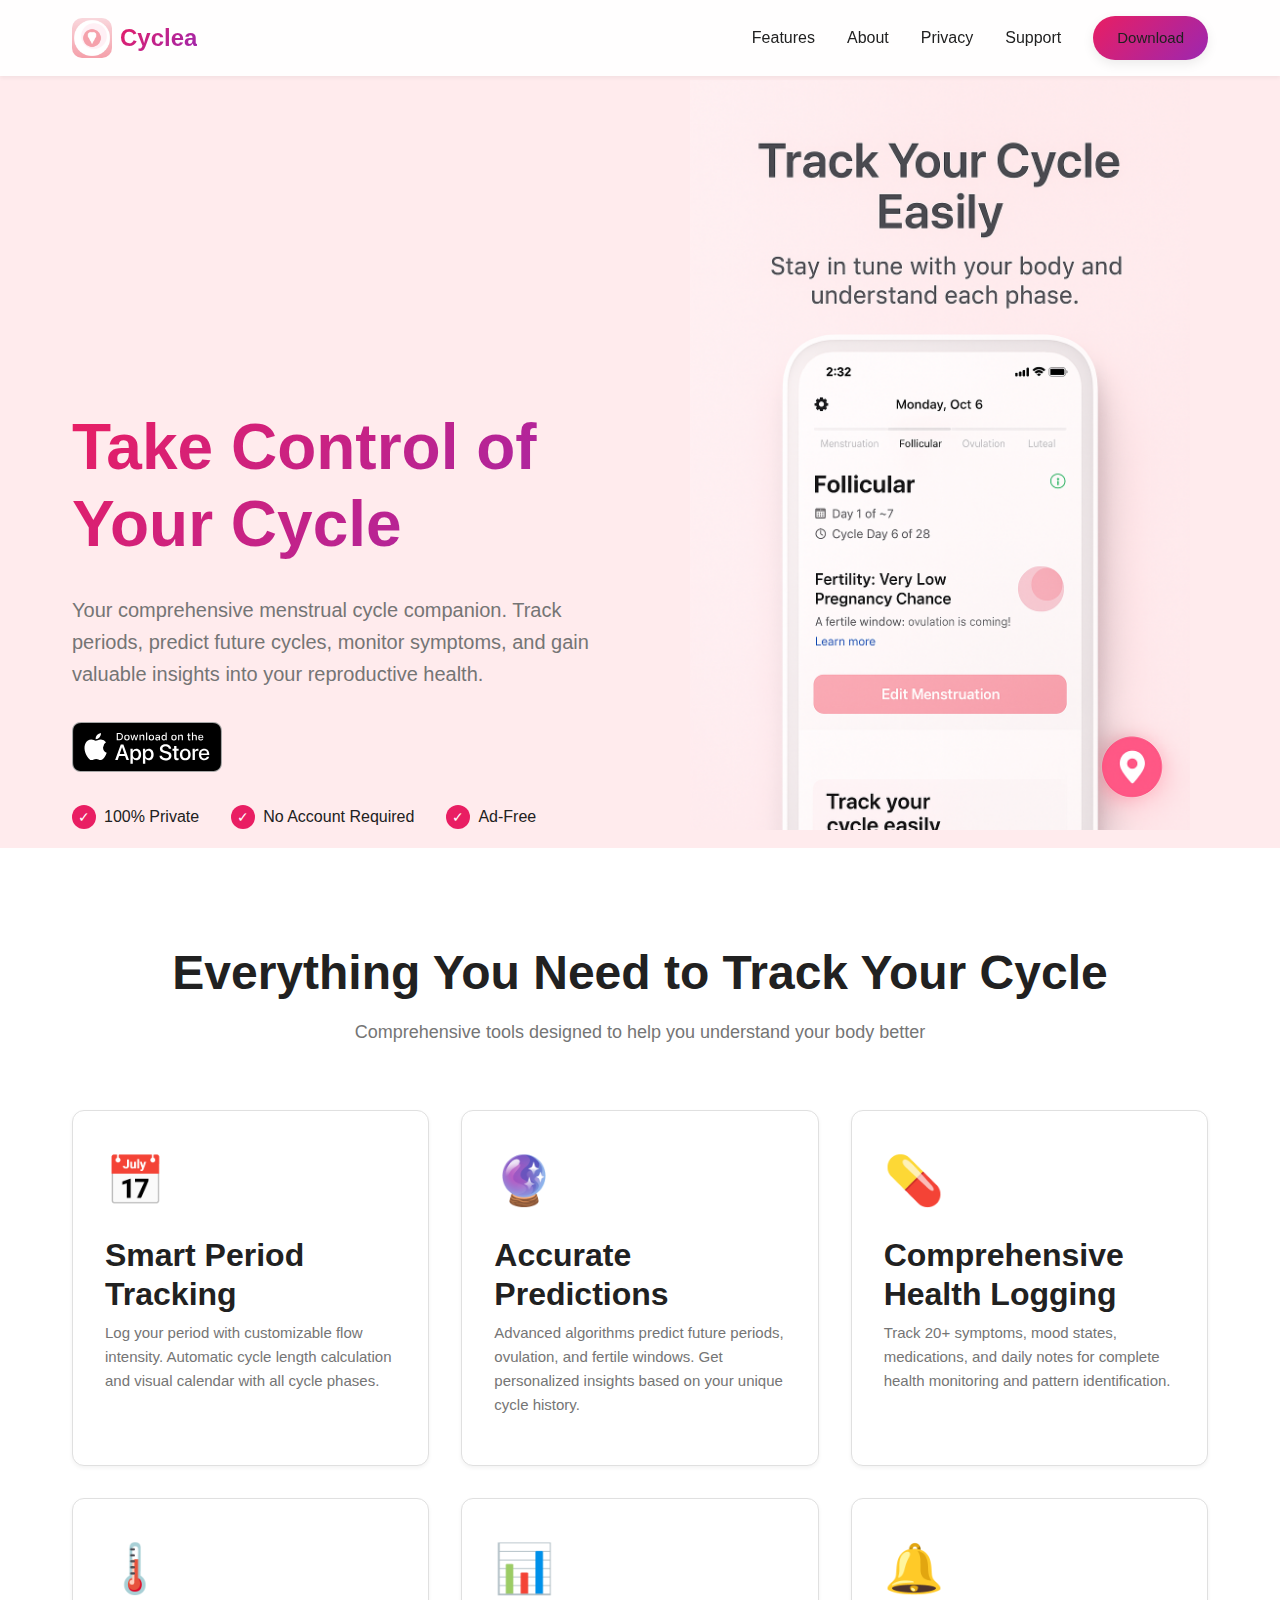
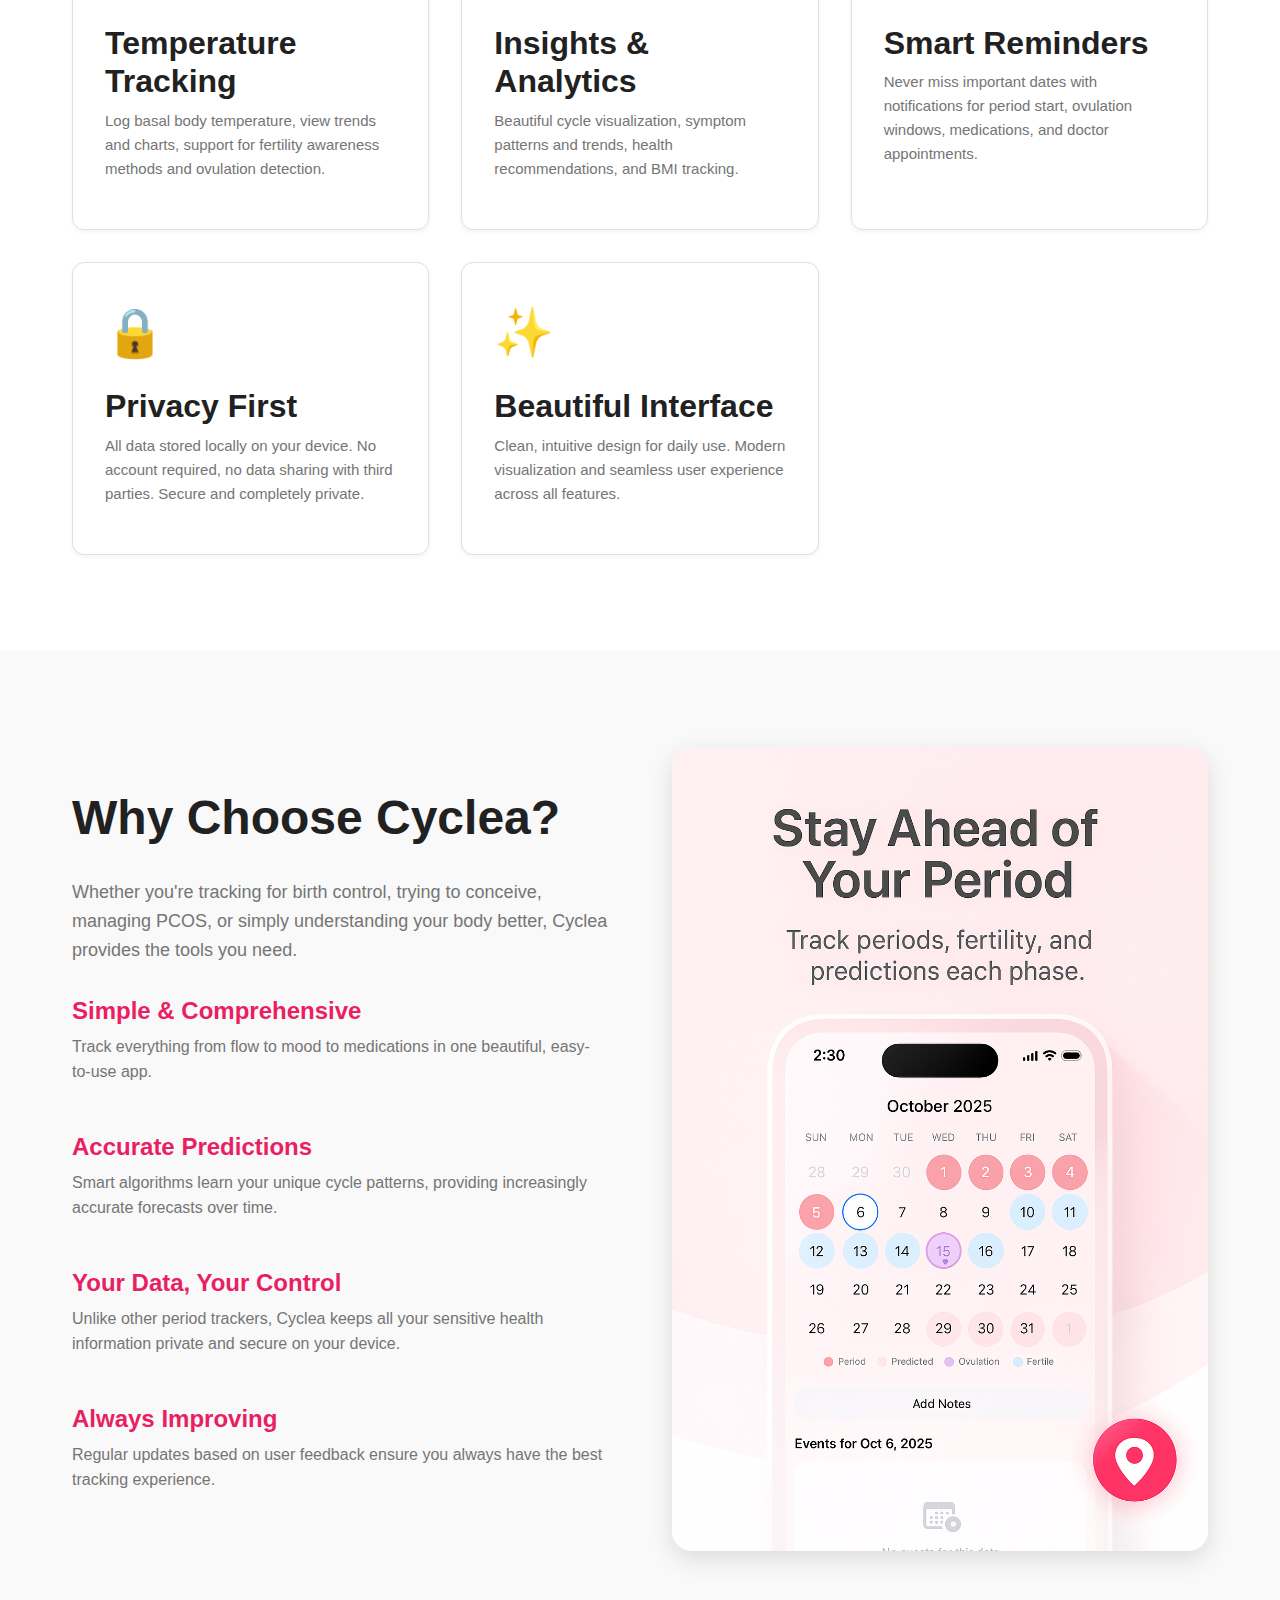
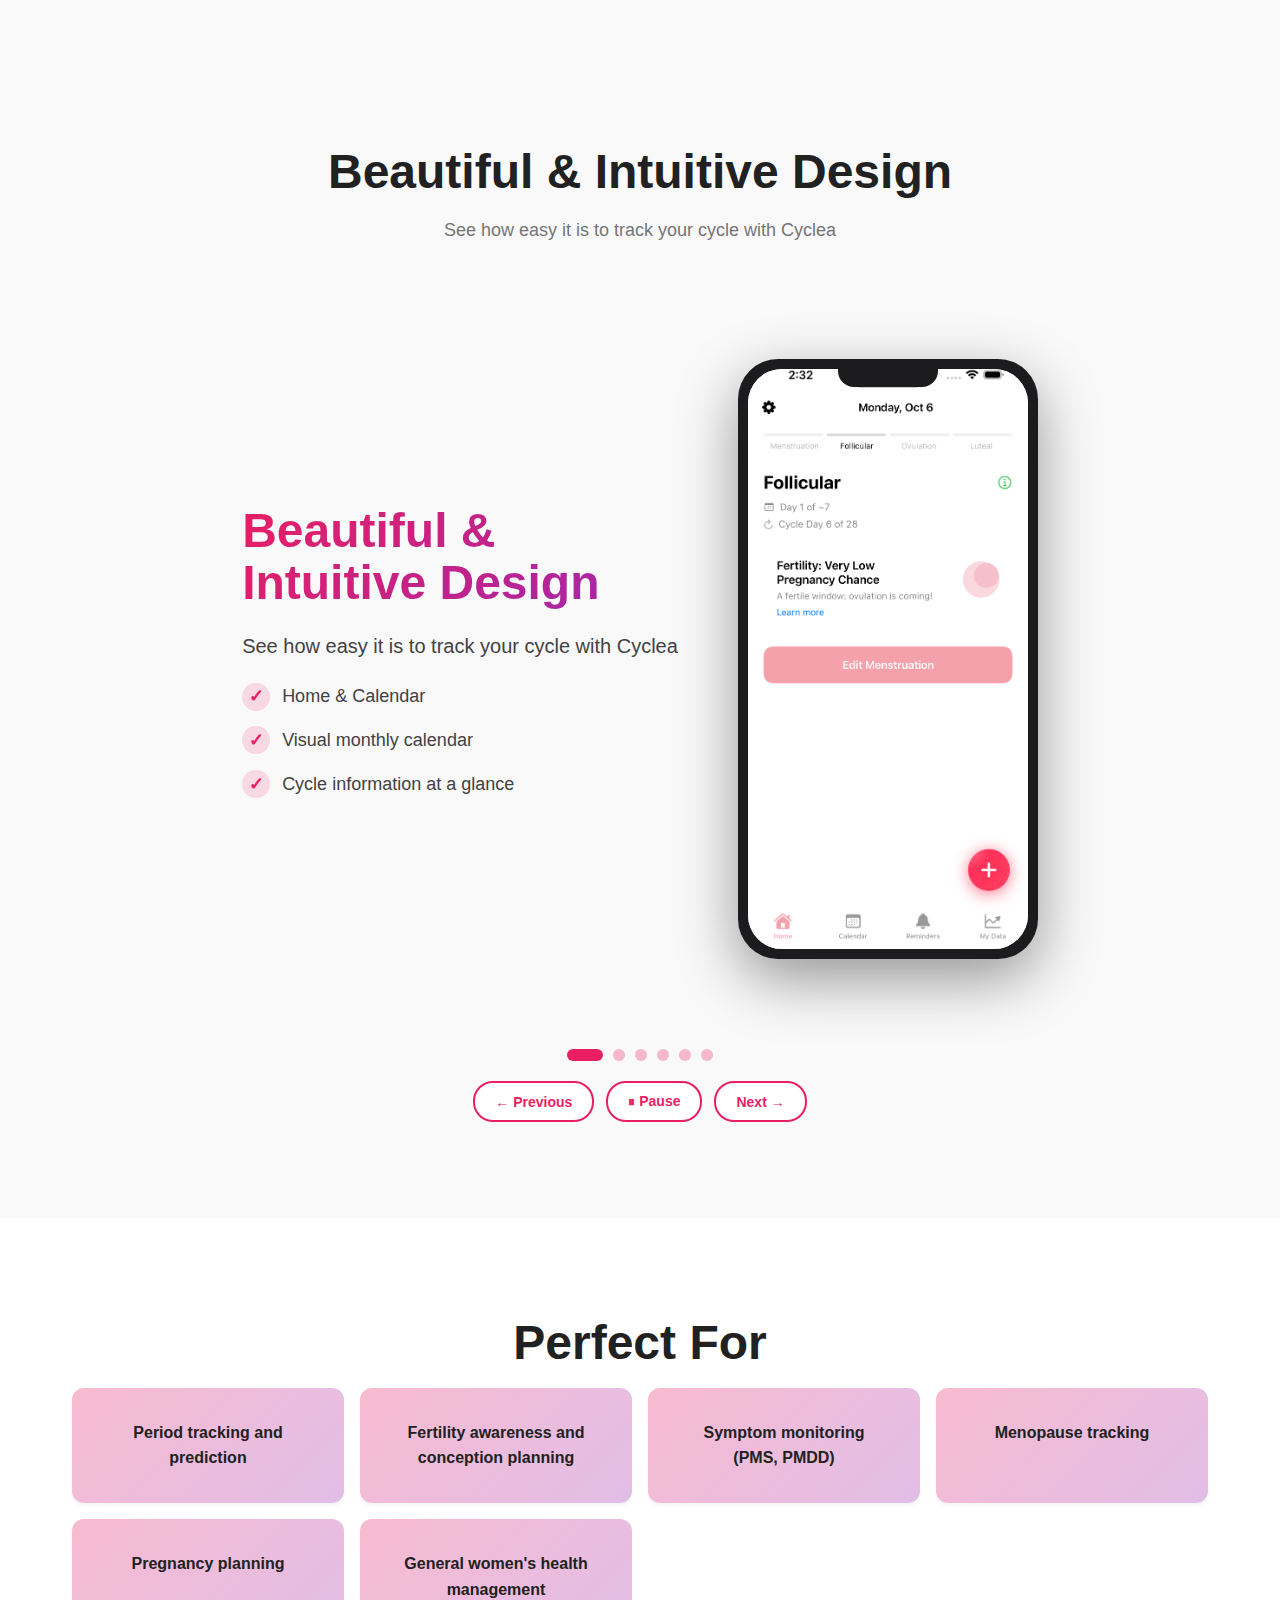
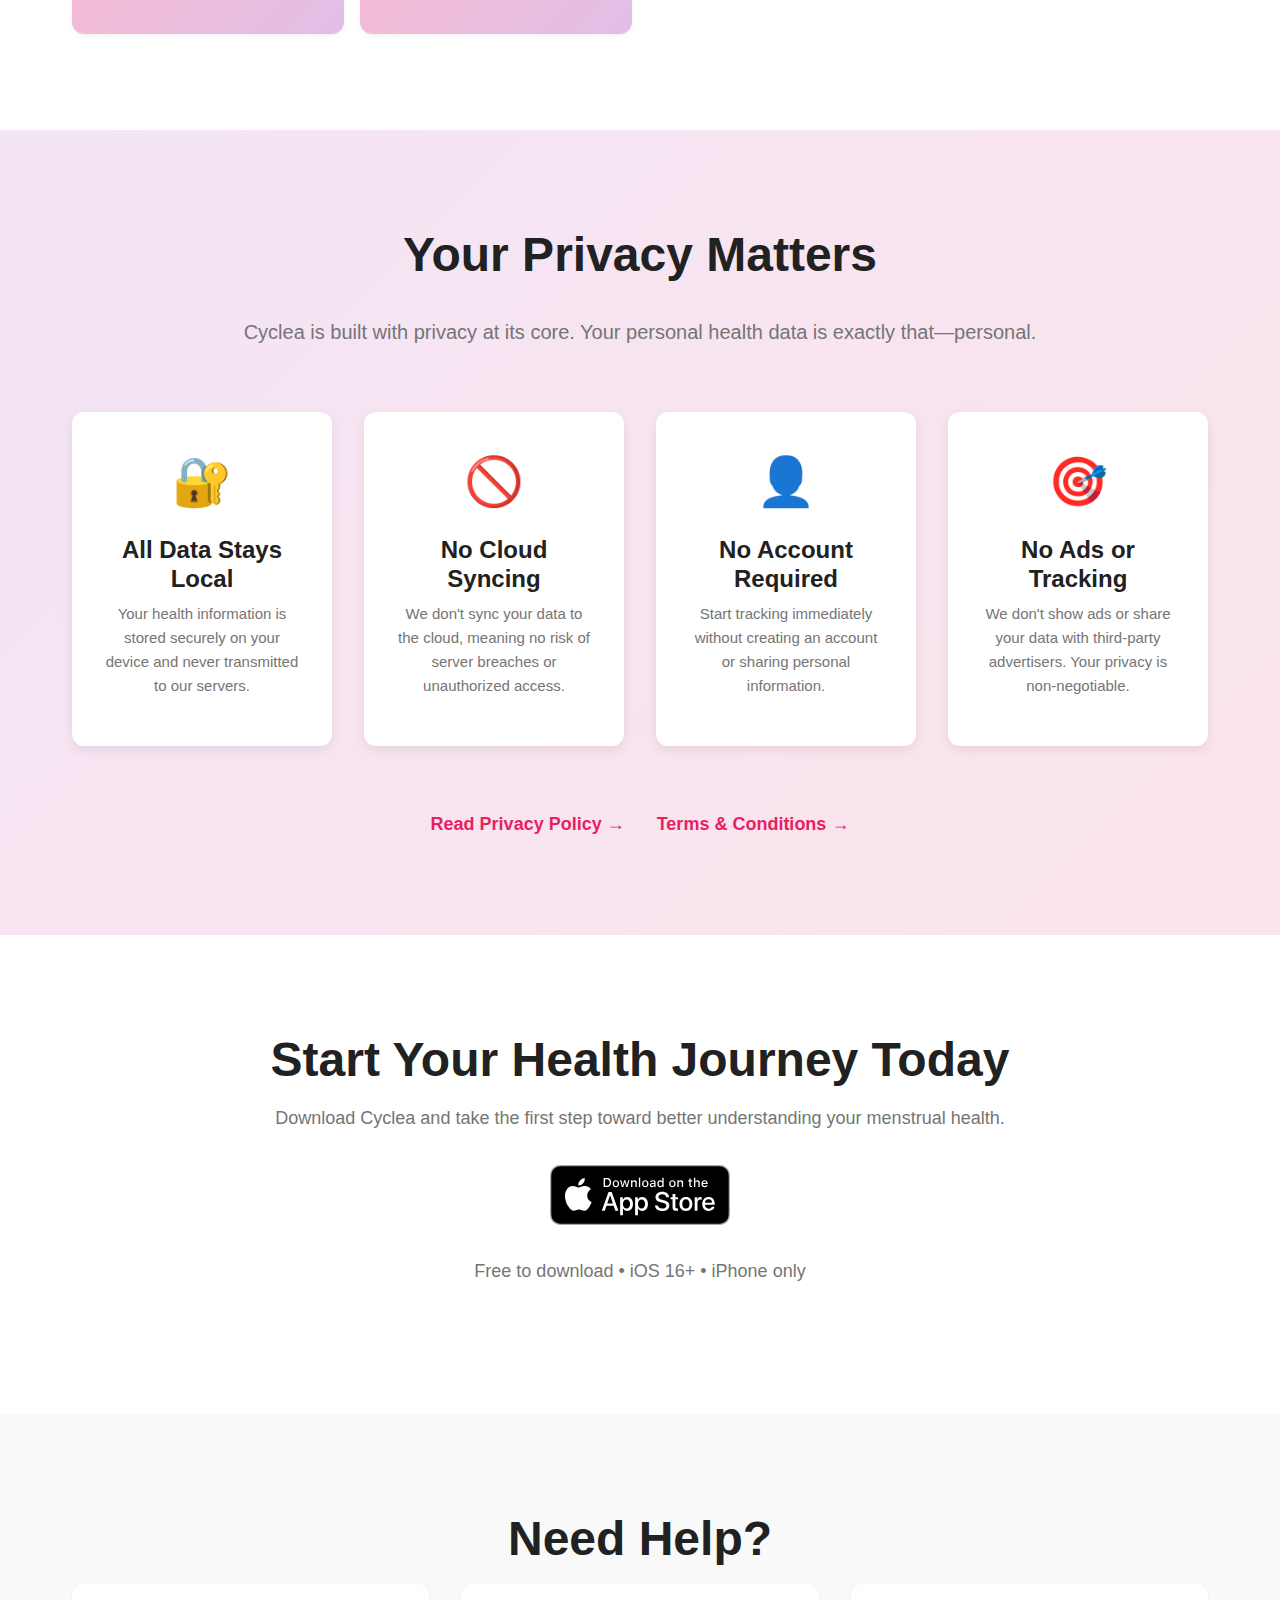
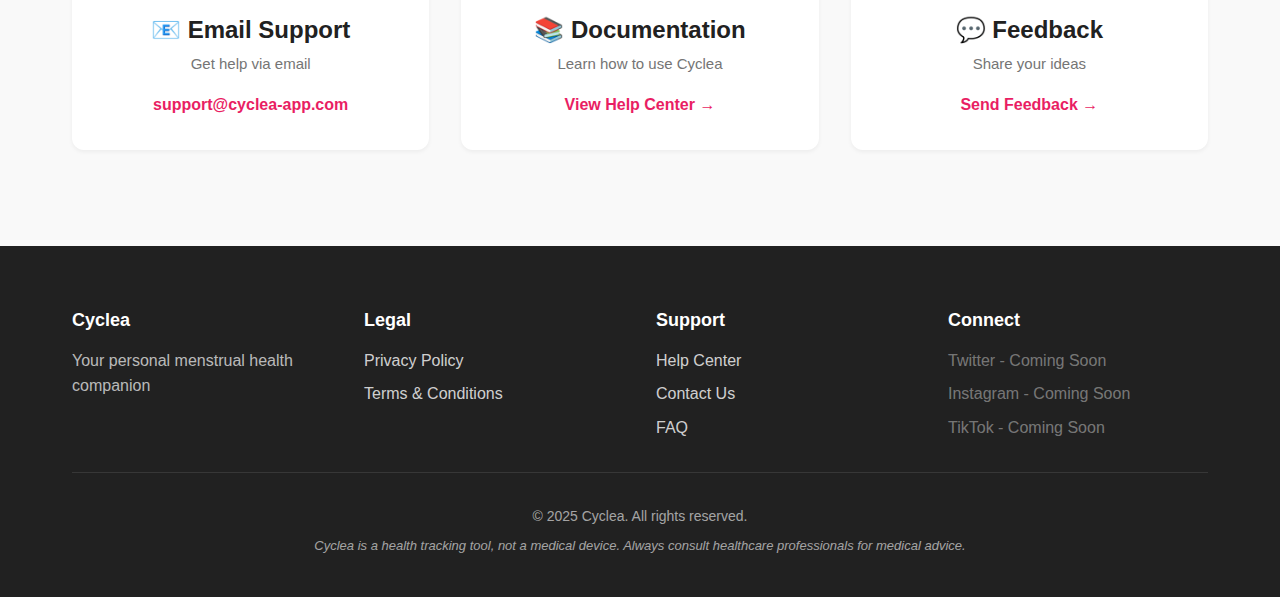
<file: index.html>
<!DOCTYPE html>
<html lang="en">
<head>
    <meta charset="UTF-8">
    <meta name="viewport" content="width=device-width, initial-scale=1.0">
    <meta name="description" content="Cyclea - Your comprehensive menstrual cycle companion. Track periods, predict cycles, monitor symptoms & mood. Private & secure period tracker.">
    <meta name="keywords" content="period tracker, menstrual cycle, fertility tracker, ovulation, women health, cycle calendar">
    <meta name="author" content="Cyclea">

    <!-- Open Graph / Facebook -->
    <meta property="og:type" content="website">
    <meta property="og:url" content="https://www.cyclea-app.com/">
    <meta property="og:title" content="Cyclea - Period & Cycle Tracker">
    <meta property="og:description" content="Track your menstrual cycle, predict periods, monitor symptoms & mood. Get personalized insights for better health management.">
    <meta property="og:image" content="https://www.cyclea-app.com/images/og-image.png">

    <!-- Twitter -->
    <meta property="twitter:card" content="summary_large_image">
    <meta property="twitter:url" content="https://www.cyclea-app.com/">
    <meta property="twitter:title" content="Cyclea - Period & Cycle Tracker">
    <meta property="twitter:description" content="Track your menstrual cycle, predict periods, monitor symptoms & mood. Get personalized insights for better health management.">
    <meta property="twitter:image" content="https://www.cyclea-app.com/images/twitter-image.png">

    <title>Cyclea - Period & Cycle Tracker | Your Personal Menstrual Health Companion</title>
    <link rel="stylesheet" href="css/style.css">
    <link rel="icon" type="image/png" href="images/favicon.png">
</head>
<body>
    <!-- Header -->
    <header class="header">
        <div class="container">
            <nav class="nav">
                <div class="logo">
                    <img src="images/logo.png" alt="Cyclea Logo" class="logo-img">
                    <span class="logo-text">Cyclea</span>
                </div>
                <ul class="nav-menu">
                    <li><a href="#features">Features</a></li>
                    <li><a href="#about">About</a></li>
                    <li><a href="#privacy">Privacy</a></li>
                    <li><a href="#support">Support</a></li>
                    <li><a href="#download" class="btn-nav">Download</a></li>
                </ul>
            </nav>
        </div>
    </header>

    <!-- Hero Section -->
    <section class="hero">
        <div class="container">
            <div class="hero-content">
                <div class="hero-text">
                    <h1>Take Control of Your Cycle</h1>
                    <p class="hero-subtitle">Your comprehensive menstrual cycle companion. Track periods, predict future cycles, monitor symptoms, and gain valuable insights into your reproductive health.</p>
                    <div class="hero-buttons">
                        <a href="https://apps.apple.com/app/cyclea" target="_blank">
                            <img src="images/Download_on_App_Store_Badge.svg" alt="Download on the App Store" style="height: 50px;">
                        </a>
                    </div>
                    <div class="hero-features">
                        <div class="hero-feature">
                            <span class="checkmark">✓</span>
                            <span>100% Private</span>
                        </div>
                        <div class="hero-feature">
                            <span class="checkmark">✓</span>
                            <span>No Account Required</span>
                        </div>
                        <div class="hero-feature">
                            <span class="checkmark">✓</span>
                            <span>Ad-Free</span>
                        </div>
                    </div>
                </div>
                <div class="hero-image">
                    <img src="images/cycle-screenshot-01-preview.png" alt="Cyclea App Screenshot">
                </div>
            </div>
        </div>
    </section>

    <!-- Features Section -->
    <section id="features" class="features">
        <div class="container">
            <h2 class="section-title">Everything You Need to Track Your Cycle</h2>
            <p class="section-subtitle">Comprehensive tools designed to help you understand your body better</p>

            <div class="features-grid">
                <div class="feature-card">
                    <div class="feature-icon">📅</div>
                    <h3>Smart Period Tracking</h3>
                    <p>Log your period with customizable flow intensity. Automatic cycle length calculation and visual calendar with all cycle phases.</p>
                </div>

                <div class="feature-card">
                    <div class="feature-icon">🔮</div>
                    <h3>Accurate Predictions</h3>
                    <p>Advanced algorithms predict future periods, ovulation, and fertile windows. Get personalized insights based on your unique cycle history.</p>
                </div>

                <div class="feature-card">
                    <div class="feature-icon">💊</div>
                    <h3>Comprehensive Health Logging</h3>
                    <p>Track 20+ symptoms, mood states, medications, and daily notes for complete health monitoring and pattern identification.</p>
                </div>

                <div class="feature-card">
                    <div class="feature-icon">🌡️</div>
                    <h3>Temperature Tracking</h3>
                    <p>Log basal body temperature, view trends and charts, support for fertility awareness methods and ovulation detection.</p>
                </div>

                <div class="feature-card">
                    <div class="feature-icon">📊</div>
                    <h3>Insights & Analytics</h3>
                    <p>Beautiful cycle visualization, symptom patterns and trends, health recommendations, and BMI tracking.</p>
                </div>

                <div class="feature-card">
                    <div class="feature-icon">🔔</div>
                    <h3>Smart Reminders</h3>
                    <p>Never miss important dates with notifications for period start, ovulation windows, medications, and doctor appointments.</p>
                </div>

                <div class="feature-card">
                    <div class="feature-icon">🔒</div>
                    <h3>Privacy First</h3>
                    <p>All data stored locally on your device. No account required, no data sharing with third parties. Secure and completely private.</p>
                </div>

                <div class="feature-card">
                    <div class="feature-icon">✨</div>
                    <h3>Beautiful Interface</h3>
                    <p>Clean, intuitive design for daily use. Modern visualization and seamless user experience across all features.</p>
                </div>
            </div>
        </div>
    </section>

    <!-- About Section -->
    <section id="about" class="about">
        <div class="container">
            <div class="about-content">
                <div class="about-text">
                    <h2>Why Choose Cyclea?</h2>
                    <p>Whether you're tracking for birth control, trying to conceive, managing PCOS, or simply understanding your body better, Cyclea provides the tools you need.</p>

                    <div class="about-benefits">
                        <div class="benefit">
                            <h4>Simple & Comprehensive</h4>
                            <p>Track everything from flow to mood to medications in one beautiful, easy-to-use app.</p>
                        </div>
                        <div class="benefit">
                            <h4>Accurate Predictions</h4>
                            <p>Smart algorithms learn your unique cycle patterns, providing increasingly accurate forecasts over time.</p>
                        </div>
                        <div class="benefit">
                            <h4>Your Data, Your Control</h4>
                            <p>Unlike other period trackers, Cyclea keeps all your sensitive health information private and secure on your device.</p>
                        </div>
                        <div class="benefit">
                            <h4>Always Improving</h4>
                            <p>Regular updates based on user feedback ensure you always have the best tracking experience.</p>
                        </div>
                    </div>
                </div>
                <div class="about-image">
                    <img src="images/cycle-screenshot-02-preview.png" alt="Cyclea Features">
                </div>
            </div>
        </div>
    </section>

    <!-- App Screenshots Section -->
    <section class="app-screenshots">
        <div class="container">
            <h2 class="section-title">Beautiful & Intuitive Design</h2>
            <p class="section-subtitle">See how easy it is to track your cycle with Cyclea</p>

            <style>
                .app-preview-container {
                    width: 100%;
                    max-width: 1400px;
                    margin: 0 auto;
                    position: relative;
                    min-height: 700px;
                    display: flex;
                    align-items: center;
                    justify-content: center;
                }

                .preview-slide {
                    position: absolute;
                    width: 100%;
                    height: 100%;
                    display: flex;
                    justify-content: center;
                    align-items: center;
                    opacity: 0;
                    transition: opacity 1s ease-in-out;
                    pointer-events: none;
                }

                .preview-slide.active {
                    opacity: 1;
                    z-index: 10;
                    pointer-events: auto;
                }

                .preview-content {
                    display: flex;
                    align-items: center;
                    justify-content: center;
                    gap: 60px;
                    padding: 40px 20px;
                    width: 100%;
                }

                .preview-text {
                    max-width: 500px;
                    color: #2D2D2D;
                }

                .preview-text h3 {
                    font-size: 48px;
                    font-weight: 700;
                    margin-bottom: 20px;
                    line-height: 1.1;
                    background: linear-gradient(135deg, #E91E63, #9C27B0);
                    -webkit-background-clip: text;
                    -webkit-text-fill-color: transparent;
                }

                .preview-text p {
                    font-size: 20px;
                    line-height: 1.6;
                    color: #424242;
                    margin-bottom: 20px;
                }

                .preview-features {
                    margin-top: 20px;
                }

                .preview-feature-item {
                    display: flex;
                    align-items: center;
                    gap: 12px;
                    margin-bottom: 15px;
                    font-size: 18px;
                    color: #424242;
                }

                .preview-feature-item::before {
                    content: '✓';
                    display: flex;
                    align-items: center;
                    justify-content: center;
                    width: 28px;
                    height: 28px;
                    background: rgba(233, 30, 99, 0.15);
                    border-radius: 50%;
                    font-weight: 700;
                    color: #E91E63;
                    flex-shrink: 0;
                }

                .preview-phone {
                    width: 300px;
                    height: 600px;
                    background: #1C1C1E;
                    border-radius: 40px;
                    padding: 10px;
                    box-shadow: 0 20px 60px rgba(0,0,0,0.4);
                    position: relative;
                }

                .preview-phone-screen {
                    width: 100%;
                    height: 100%;
                    background: white;
                    border-radius: 34px;
                    overflow: hidden;
                    position: relative;
                }

                .preview-phone-screen img {
                    width: 100%;
                    height: 100%;
                    object-fit: cover;
                }

                .preview-phone-notch {
                    position: absolute;
                    top: 0;
                    left: 50%;
                    transform: translateX(-50%);
                    width: 100px;
                    height: 28px;
                    background: #1C1C1E;
                    border-radius: 0 0 16px 16px;
                    z-index: 100;
                }

                .preview-progress {
                    display: flex;
                    gap: 10px;
                    justify-content: center;
                    margin-top: 40px;
                }

                .preview-dot {
                    width: 12px;
                    height: 12px;
                    border-radius: 50%;
                    background: rgba(233, 30, 99, 0.3);
                    transition: all 0.3s ease;
                    cursor: pointer;
                }

                .preview-dot.active {
                    background: #E91E63;
                    width: 36px;
                    border-radius: 6px;
                }

                .preview-controls {
                    display: flex;
                    gap: 12px;
                    justify-content: center;
                    margin-top: 20px;
                }

                .preview-btn {
                    background: white;
                    border: 2px solid #E91E63;
                    color: #E91E63;
                    padding: 10px 20px;
                    border-radius: 20px;
                    cursor: pointer;
                    font-size: 14px;
                    font-weight: 600;
                    transition: all 0.3s ease;
                }

                .preview-btn:hover {
                    background: #E91E63;
                    color: white;
                    transform: scale(1.05);
                }

                @keyframes fadeIn {
                    from {
                        opacity: 0;
                    }
                    to {
                        opacity: 1;
                    }
                }

                .preview-slide.active .preview-text {
                    animation: fadeIn 0.6s ease-out;
                }

                @media (max-width: 768px) {
                    .preview-content {
                        flex-direction: column;
                        gap: 30px;
                    }

                    .preview-text h3 {
                        font-size: 36px;
                    }

                    .preview-text p {
                        font-size: 18px;
                    }

                    .preview-phone {
                        width: 250px;
                        height: 500px;
                    }
                }
            </style>

            <div class="app-preview-container">
                <!-- Slide 1 -->
                <div class="preview-slide active">
                    <div class="preview-content">
                        <div class="preview-text">
                            <h3>Beautiful &<br>Intuitive Design</h3>
                            <p>See how easy it is to track your cycle with Cyclea</p>
                            <div class="preview-features">
                                <div class="preview-feature-item">Home & Calendar</div>
                                <div class="preview-feature-item">Visual monthly calendar</div>
                                <div class="preview-feature-item">Cycle information at a glance</div>
                            </div>
                        </div>
                        <div class="preview-phone">
                            <div class="preview-phone-notch"></div>
                            <div class="preview-phone-screen">
                                <img src="images/cyclea-screenshot-01-home-6.7.png" alt="Home Screen">
                            </div>
                        </div>
                    </div>
                </div>

                <!-- Slide 2 -->
                <div class="preview-slide">
                    <div class="preview-content">
                        <div class="preview-text">
                            <h3>Visual<br>Calendar</h3>
                            <p>See your entire cycle at a glance with color-coded phases and predictions.</p>
                            <div class="preview-features">
                                <div class="preview-feature-item">Period tracking</div>
                                <div class="preview-feature-item">Ovulation predictions</div>
                                <div class="preview-feature-item">Fertile window alerts</div>
                            </div>
                        </div>
                        <div class="preview-phone">
                            <div class="preview-phone-notch"></div>
                            <div class="preview-phone-screen">
                                <img src="images/cyclea-screenshot-02-calendar-6.7.png" alt="Calendar">
                            </div>
                        </div>
                    </div>
                </div>

                <!-- Slide 3 -->
                <div class="preview-slide">
                    <div class="preview-content">
                        <div class="preview-text">
                            <h3>Comprehensive<br>Tracking</h3>
                            <p>Log symptoms, mood, and health data with an easy-to-use interface.</p>
                            <div class="preview-features">
                                <div class="preview-feature-item">20+ symptoms</div>
                                <div class="preview-feature-item">Mood tracking</div>
                                <div class="preview-feature-item">Personal notes</div>
                            </div>
                        </div>
                        <div class="preview-phone">
                            <div class="preview-phone-notch"></div>
                            <div class="preview-phone-screen">
                                <img src="images/cyclea-screenshot-03-day-entry-6.7.png" alt="Daily Tracking">
                            </div>
                        </div>
                    </div>
                </div>

                <!-- Slide 4 -->
                <div class="preview-slide">
                    <div class="preview-content">
                        <div class="preview-text">
                            <h3>Smart<br>Reminders</h3>
                            <p>Never miss important dates with customizable notifications.</p>
                            <div class="preview-features">
                                <div class="preview-feature-item">Period alerts</div>
                                <div class="preview-feature-item">Medication reminders</div>
                                <div class="preview-feature-item">Doctor appointments</div>
                            </div>
                        </div>
                        <div class="preview-phone">
                            <div class="preview-phone-notch"></div>
                            <div class="preview-phone-screen">
                                <img src="images/cyclea-screenshot-04-reminders-6.7.png" alt="Reminders">
                            </div>
                        </div>
                    </div>
                </div>

                <!-- Slide 5 -->
                <div class="preview-slide">
                    <div class="preview-content">
                        <div class="preview-text">
                            <h3>Cycle<br>Insights</h3>
                            <p>Understand your patterns with detailed analytics and personalized insights.</p>
                            <div class="preview-features">
                                <div class="preview-feature-item">Cycle analytics</div>
                                <div class="preview-feature-item">Pattern recognition</div>
                                <div class="preview-feature-item">Health recommendations</div>
                            </div>
                        </div>
                        <div class="preview-phone">
                            <div class="preview-phone-notch"></div>
                            <div class="preview-phone-screen">
                                <img src="images/cyclea-screenshot-05-cycle_phase-6.7.png" alt="Insights">
                            </div>
                        </div>
                    </div>
                </div>

                <!-- Slide 6 -->
                <div class="preview-slide">
                    <div class="preview-content">
                        <div class="preview-text">
                            <h3>Your Data,<br>Your Control</h3>
                            <p>100% private. All data stored locally on your device.</p>
                            <div class="preview-features">
                                <div class="preview-feature-item">No account required</div>
                                <div class="preview-feature-item">No cloud syncing</div>
                                <div class="preview-feature-item">Completely private</div>
                            </div>
                        </div>
                        <div class="preview-phone">
                            <div class="preview-phone-notch"></div>
                            <div class="preview-phone-screen">
                                <img src="images/cyclea-screenshot-06-notes-6.7.png" alt="Privacy">
                            </div>
                        </div>
                    </div>
                </div>
            </div>

            <!-- Progress Indicator -->
            <div class="preview-progress">
                <div class="preview-dot active" onclick="appPreview.showSlide(0)"></div>
                <div class="preview-dot" onclick="appPreview.showSlide(1)"></div>
                <div class="preview-dot" onclick="appPreview.showSlide(2)"></div>
                <div class="preview-dot" onclick="appPreview.showSlide(3)"></div>
                <div class="preview-dot" onclick="appPreview.showSlide(4)"></div>
                <div class="preview-dot" onclick="appPreview.showSlide(5)"></div>
            </div>

            <!-- Controls -->
            <div class="preview-controls">
                <button class="preview-btn" onclick="appPreview.prevSlide()">← Previous</button>
                <button class="preview-btn" onclick="appPreview.toggleAutoplay()" id="playBtn">⏸ Pause</button>
                <button class="preview-btn" onclick="appPreview.nextSlide()">Next →</button>
            </div>

            <script>
                const appPreview = {
                    currentSlide: 0,
                    slides: document.querySelectorAll('.preview-slide'),
                    dots: document.querySelectorAll('.preview-dot'),
                    totalSlides: 6,
                    autoplayInterval: null,
                    isPlaying: true,

                    showSlide: function(index) {
                        this.slides.forEach(slide => slide.classList.remove('active'));
                        this.dots.forEach(dot => dot.classList.remove('active'));

                        this.currentSlide = (index + this.totalSlides) % this.totalSlides;
                        this.slides[this.currentSlide].classList.add('active');
                        this.dots[this.currentSlide].classList.add('active');
                    },

                    nextSlide: function() {
                        this.showSlide(this.currentSlide + 1);
                    },

                    prevSlide: function() {
                        this.showSlide(this.currentSlide - 1);
                    },

                    toggleAutoplay: function() {
                        const btn = document.getElementById('playBtn');
                        if (this.isPlaying) {
                            clearInterval(this.autoplayInterval);
                            btn.textContent = '▶ Play';
                            this.isPlaying = false;
                        } else {
                            this.startAutoplay();
                            btn.textContent = '⏸ Pause';
                            this.isPlaying = true;
                        }
                    },

                    startAutoplay: function() {
                        this.autoplayInterval = setInterval(() => {
                            this.nextSlide();
                        }, 4000);
                    }
                };

                // Keyboard navigation
                document.addEventListener('keydown', (e) => {
                    if (e.key === 'ArrowRight') appPreview.nextSlide();
                    if (e.key === 'ArrowLeft') appPreview.prevSlide();
                    if (e.key === ' ') {
                        e.preventDefault();
                        appPreview.toggleAutoplay();
                    }
                });

                // Start autoplay on load
                appPreview.startAutoplay();
            </script>
        </div>
    </section>

    <!-- Perfect For Section -->
    <section class="perfect-for">
        <div class="container">
            <h2 class="section-title">Perfect For</h2>
            <div class="perfect-for-grid">
                <div class="use-case">Period tracking and prediction</div>
                <div class="use-case">Fertility awareness and conception planning</div>
                <div class="use-case">Symptom monitoring (PMS, PMDD)</div>
                <div class="use-case">Menopause tracking</div>
                <div class="use-case">Pregnancy planning</div>
                <div class="use-case">General women's health management</div>
            </div>
        </div>
    </section>

    <!-- Privacy Section -->
    <section id="privacy" class="privacy-section">
        <div class="container">
            <div class="privacy-content">
                <h2>Your Privacy Matters</h2>
                <p class="privacy-lead">Cyclea is built with privacy at its core. Your personal health data is exactly that—personal.</p>

                <div class="privacy-features">
                    <div class="privacy-feature">
                        <div class="privacy-icon">🔐</div>
                        <h4>All Data Stays Local</h4>
                        <p>Your health information is stored securely on your device and never transmitted to our servers.</p>
                    </div>
                    <div class="privacy-feature">
                        <div class="privacy-icon">🚫</div>
                        <h4>No Cloud Syncing</h4>
                        <p>We don't sync your data to the cloud, meaning no risk of server breaches or unauthorized access.</p>
                    </div>
                    <div class="privacy-feature">
                        <div class="privacy-icon">👤</div>
                        <h4>No Account Required</h4>
                        <p>Start tracking immediately without creating an account or sharing personal information.</p>
                    </div>
                    <div class="privacy-feature">
                        <div class="privacy-icon">🎯</div>
                        <h4>No Ads or Tracking</h4>
                        <p>We don't show ads or share your data with third-party advertisers. Your privacy is non-negotiable.</p>
                    </div>
                </div>

                <div class="privacy-links">
                    <a href="privacy-policy.html" class="privacy-link">Read Privacy Policy →</a>
                    <a href="terms.html" class="privacy-link">Terms & Conditions →</a>
                </div>
            </div>
        </div>
    </section>

    <!-- CTA Section -->
    <section class="cta">
        <div class="container">
            <h2>Start Your Health Journey Today</h2>
            <p>Download Cyclea and take the first step toward better understanding your menstrual health.</p>
            <a href="https://apps.apple.com/app/cyclea" target="_blank">
                <img src="images/Download_on_App_Store_Badge.svg" alt="Download on the App Store" style="height: 60px;">
            </a>
            <p class="cta-note">Free to download • iOS 16+ • iPhone only</p>
        </div>
    </section>

    <!-- Support Section -->
    <section id="support" class="support">
        <div class="container">
            <h2 class="section-title">Need Help?</h2>
            <div class="support-grid">
                <div class="support-card">
                    <h4>📧 Email Support</h4>
                    <p>Get help via email</p>
                    <a href="mailto:support@cyclea-app.com">support@cyclea-app.com</a>
                </div>
                <div class="support-card">
                    <h4>📚 Documentation</h4>
                    <p>Learn how to use Cyclea</p>
                    <a href="help.html">View Help Center →</a>
                </div>
                <div class="support-card">
                    <h4>💬 Feedback</h4>
                    <p>Share your ideas</p>
                    <a href="mailto:feedback@cyclea-app.com">Send Feedback →</a>
                </div>
            </div>
        </div>
    </section>

    <!-- Footer -->
    <footer class="footer">
        <div class="container">
            <div class="footer-content">
                <div class="footer-section">
                    <h4>Cyclea</h4>
                    <p>Your personal menstrual health companion</p>
                </div>
                <div class="footer-section">
                    <h4>Legal</h4>
                    <ul>
                        <li><a href="privacy-policy.html">Privacy Policy</a></li>
                        <li><a href="terms.html">Terms & Conditions</a></li>
                    </ul>
                </div>
                <div class="footer-section">
                    <h4>Support</h4>
                    <ul>
                        <li><a href="help.html">Help Center</a></li>
                        <li><a href="mailto:support@cyclea-app.com">Contact Us</a></li>
                        <li><a href="faq.html">FAQ</a></li>
                    </ul>
                </div>
                <div class="footer-section">
                    <h4>Connect</h4>
                    <ul>
                        <li><span style="color: rgba(255,255,255,0.4);">Twitter - Coming Soon</span></li>
                        <li><span style="color: rgba(255,255,255,0.4);">Instagram - Coming Soon</span></li>
                        <li><span style="color: rgba(255,255,255,0.4);">TikTok - Coming Soon</span></li>
                    </ul>
                </div>
            </div>
            <div class="footer-bottom">
                <p>&copy; 2025 Cyclea. All rights reserved.</p>
                <p class="disclaimer">Cyclea is a health tracking tool, not a medical device. Always consult healthcare professionals for medical advice.</p>
            </div>
        </div>
    </footer>
</body>
</html>
</file>
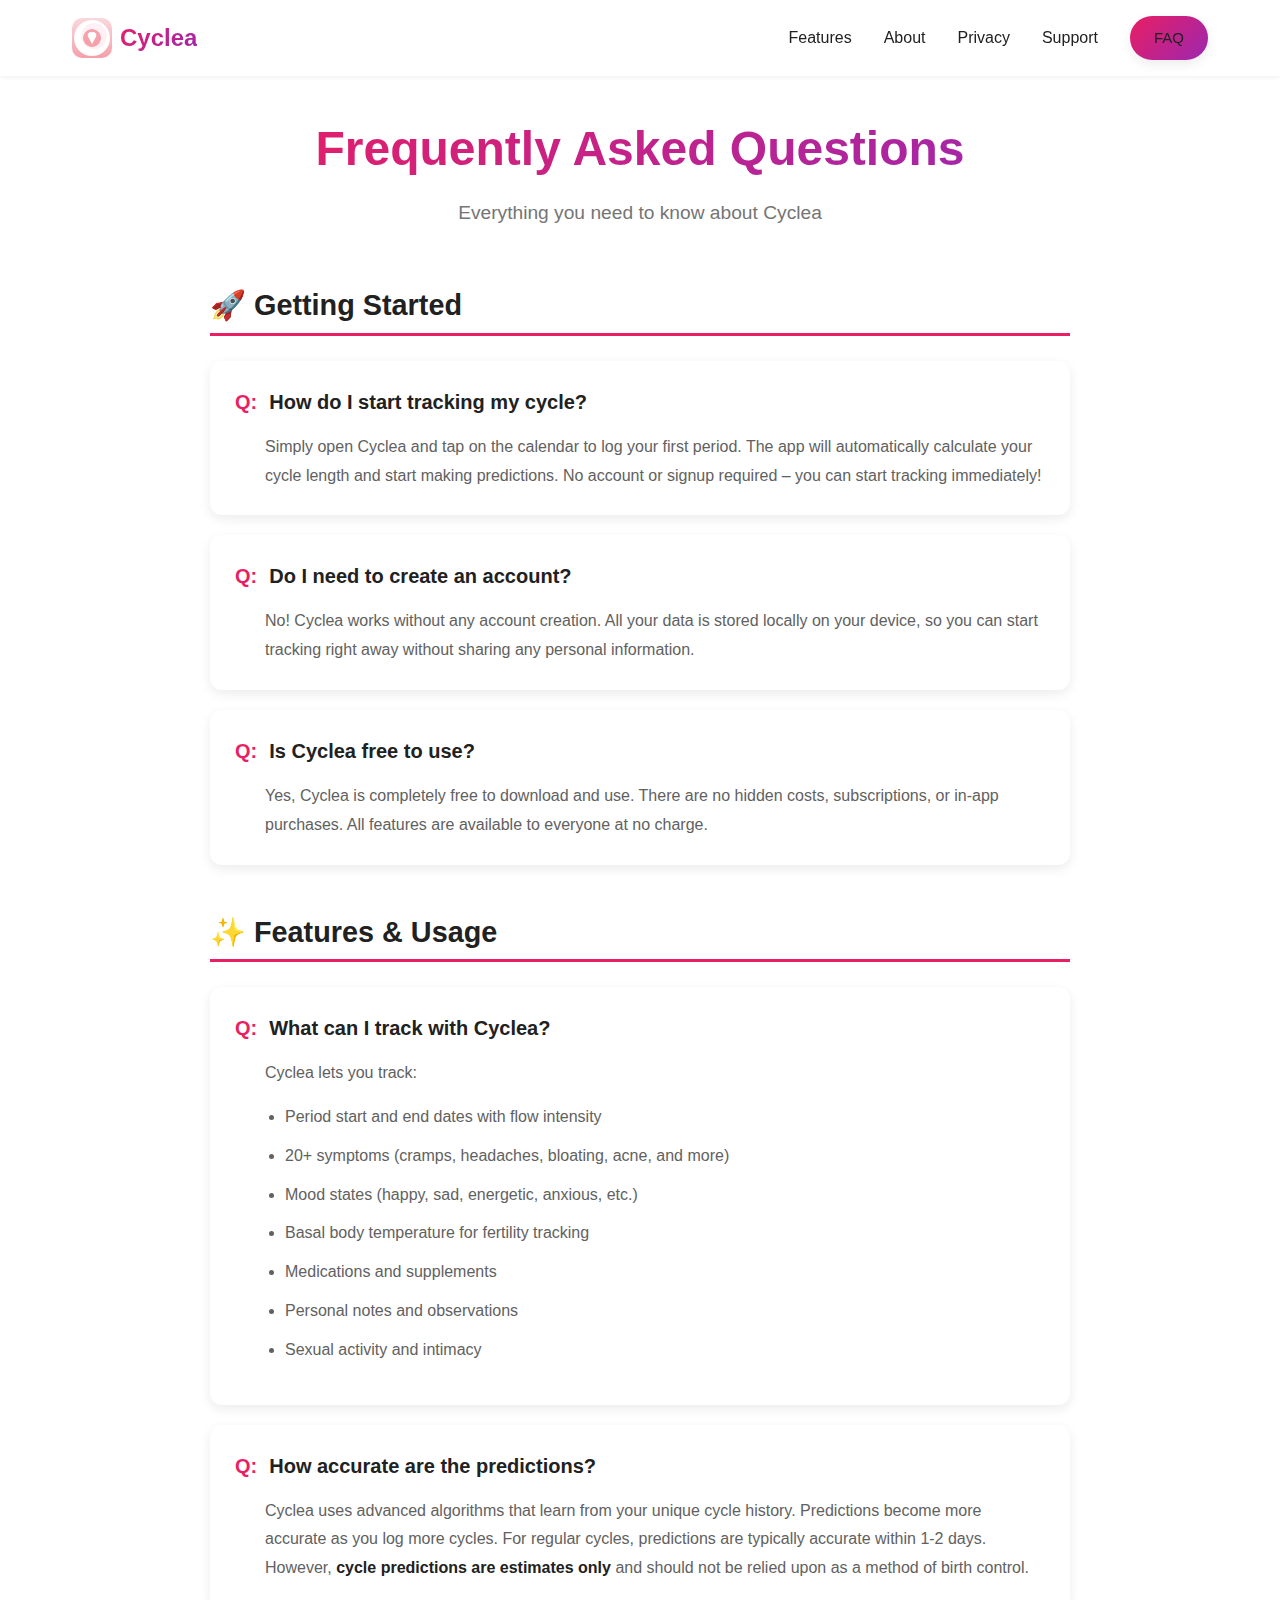
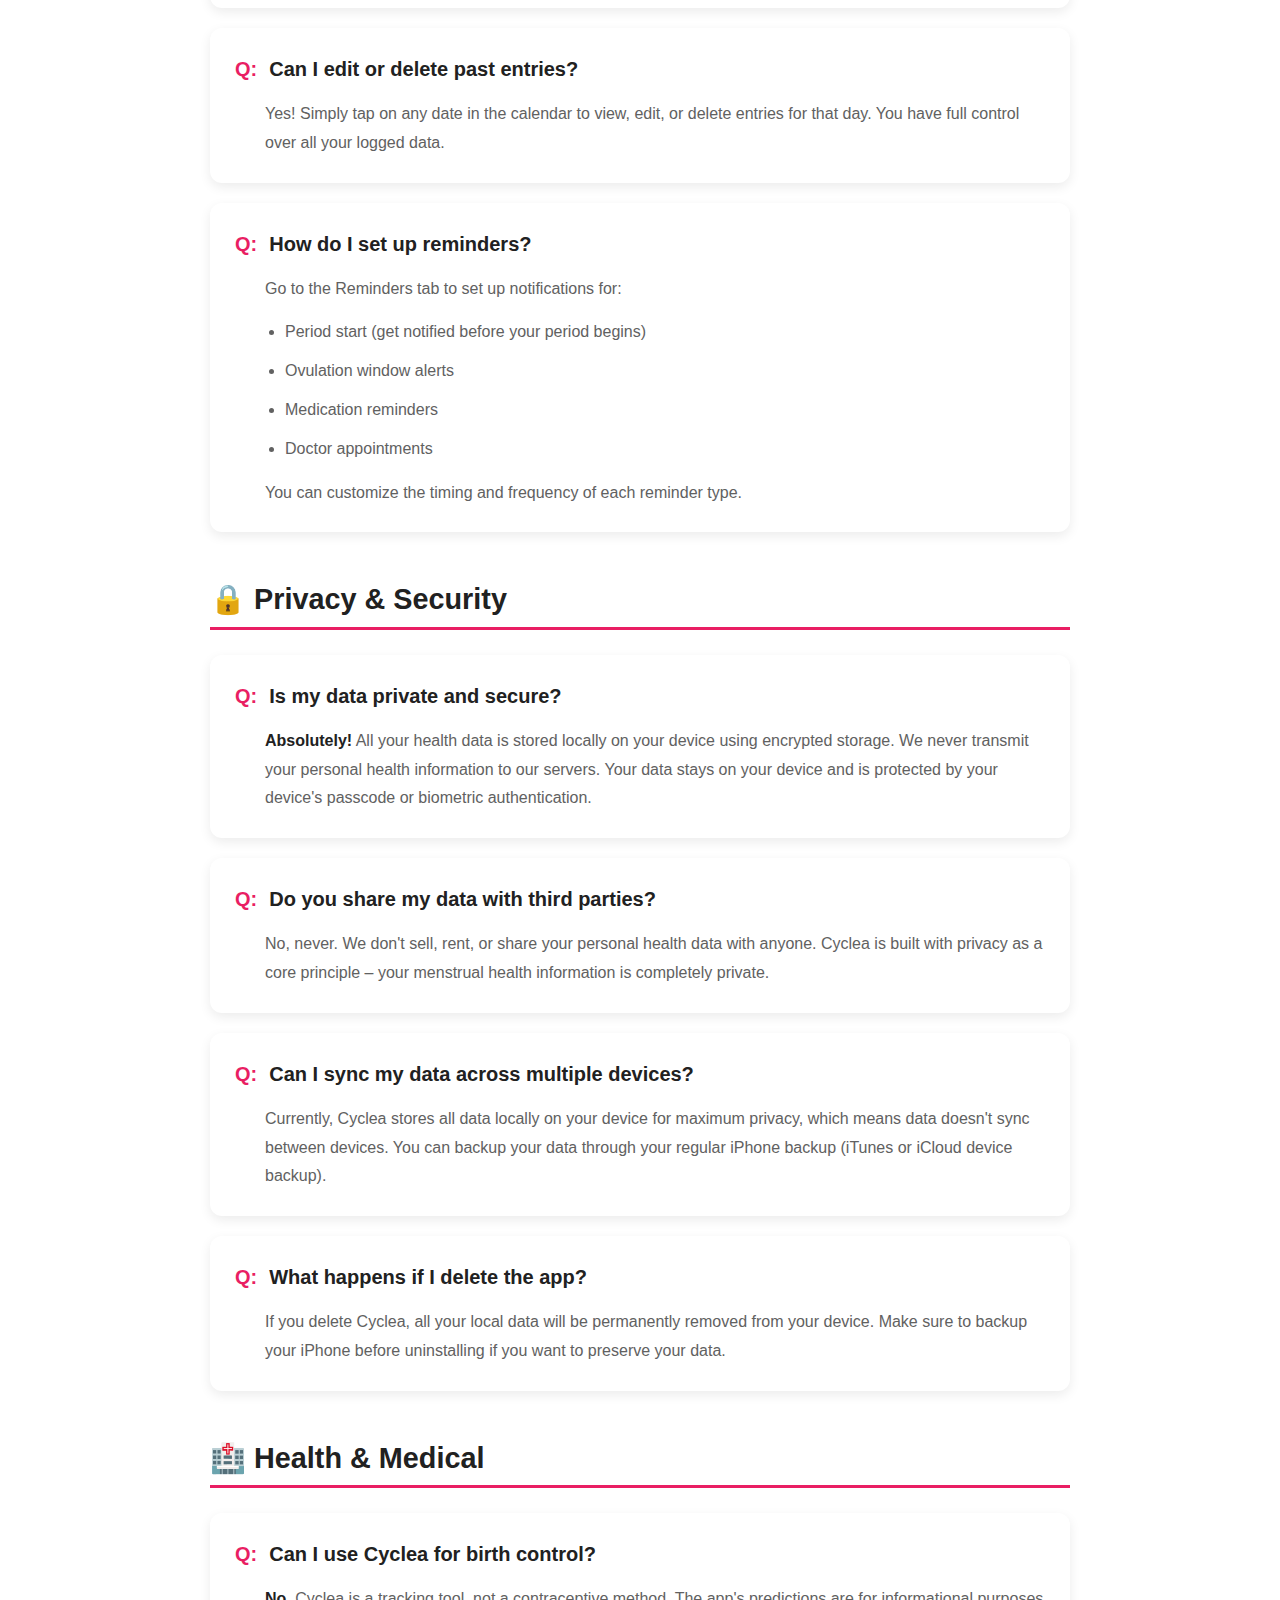
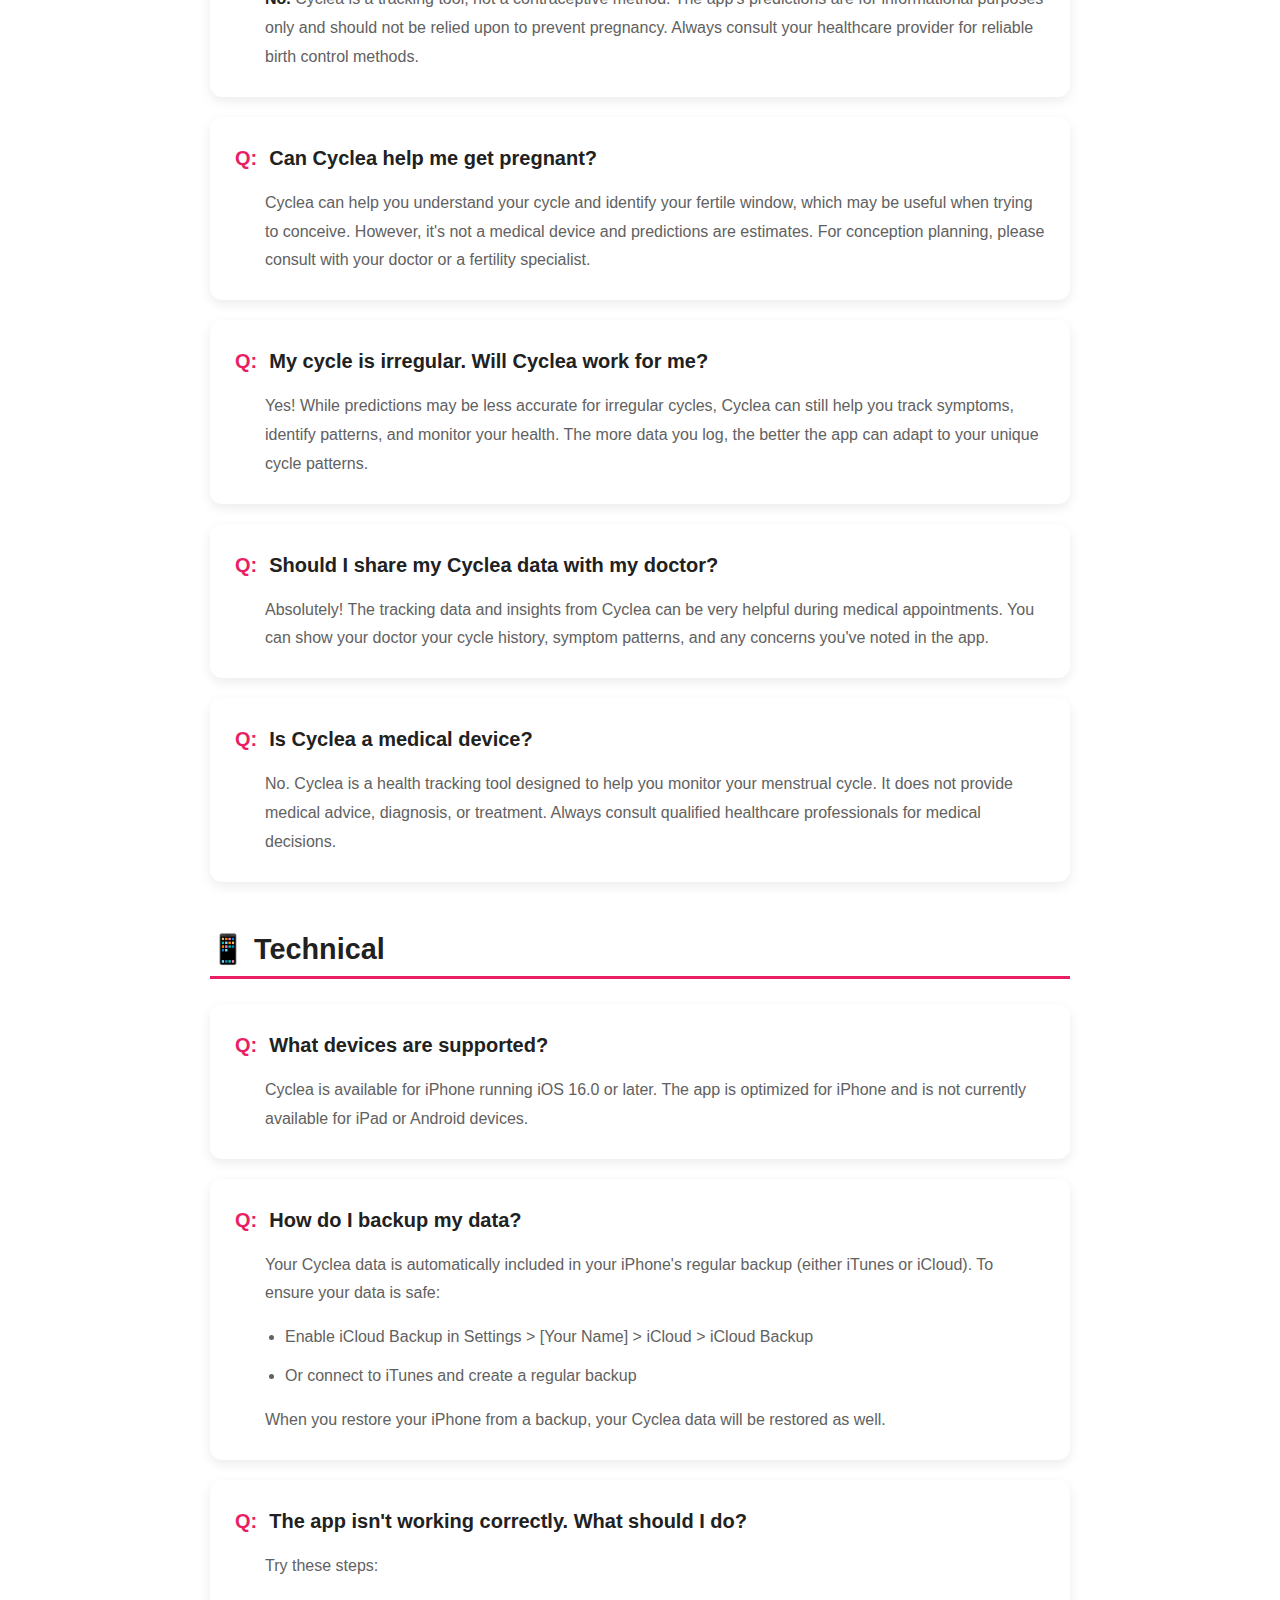
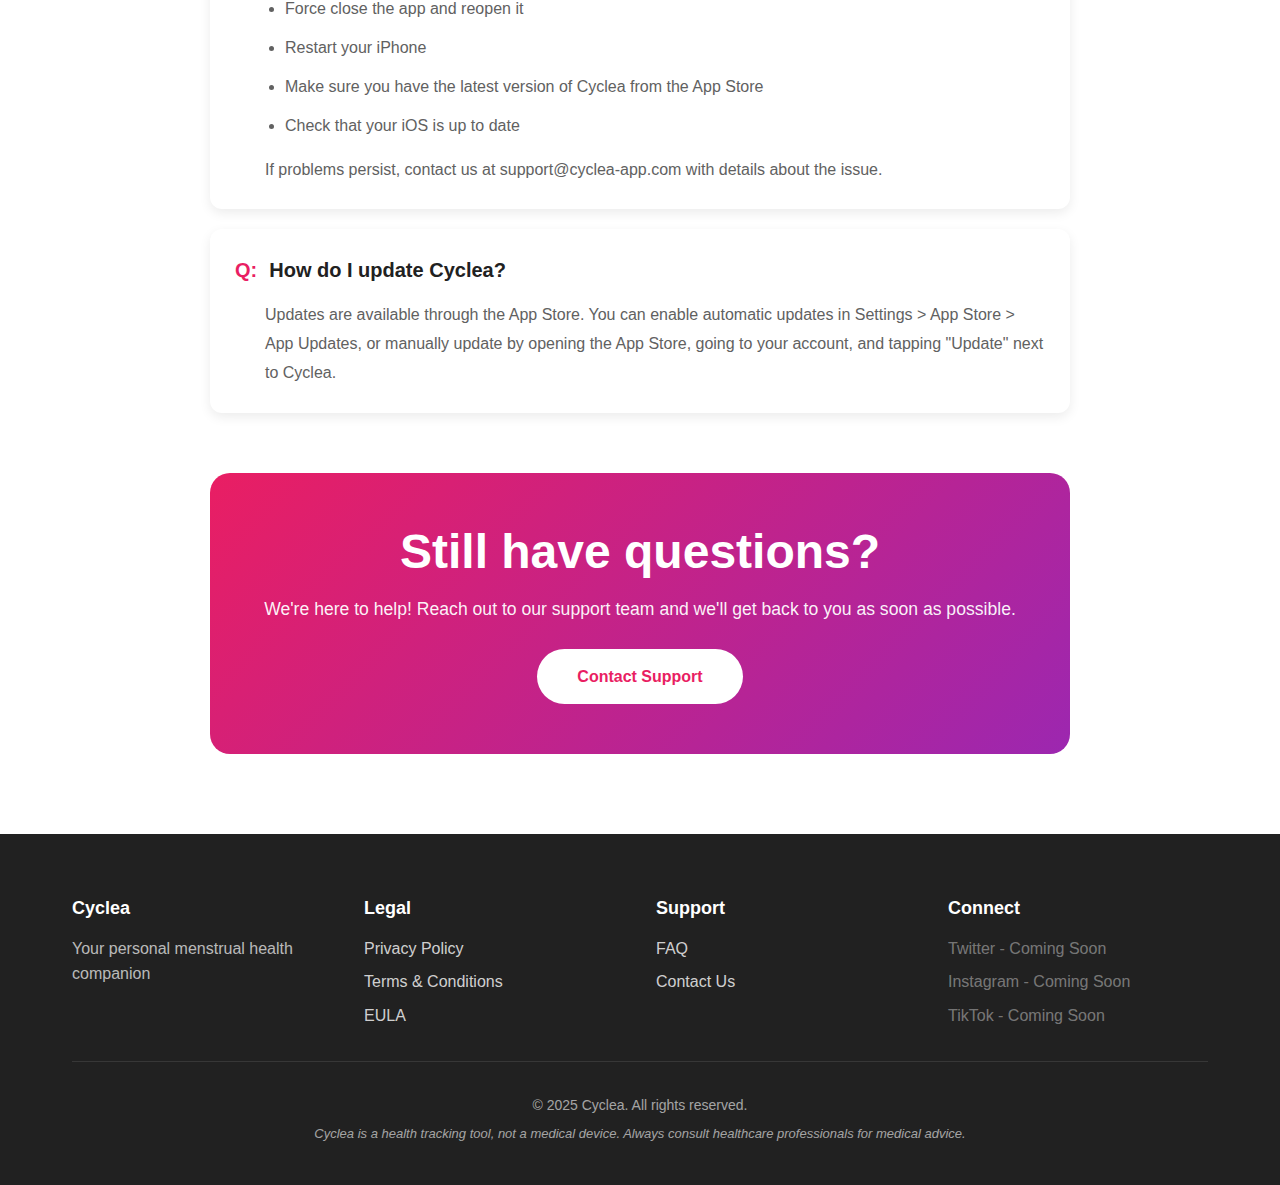
<file: faq.html>
<!DOCTYPE html>
<html lang="en">
<head>
    <meta charset="UTF-8">
    <meta name="viewport" content="width=device-width, initial-scale=1.0">
    <meta name="description" content="Frequently Asked Questions about Cyclea - Period & Cycle Tracker">
    <title>FAQ - Cyclea Period Tracker</title>
    <link rel="stylesheet" href="css/style.css">
    <link rel="icon" type="image/png" href="images/favicon.png">
    <style>
        .faq-container {
            max-width: 900px;
            margin: 0 auto;
            padding: 120px 20px 80px;
        }

        .faq-header {
            text-align: center;
            margin-bottom: 60px;
        }

        .faq-header h1 {
            font-size: 3rem;
            margin-bottom: 20px;
            background: linear-gradient(135deg, #E91E63, #9C27B0);
            -webkit-background-clip: text;
            -webkit-text-fill-color: transparent;
        }

        .faq-header p {
            font-size: 1.2rem;
            color: #757575;
        }

        .faq-category {
            margin-bottom: 50px;
        }

        .faq-category-title {
            font-size: 1.8rem;
            color: #212121;
            margin-bottom: 25px;
            padding-bottom: 10px;
            border-bottom: 3px solid #E91E63;
        }

        .faq-item {
            background: white;
            border-radius: 12px;
            padding: 25px;
            margin-bottom: 20px;
            box-shadow: 0 4px 12px rgba(0, 0, 0, 0.08);
            transition: all 0.3s ease;
        }

        .faq-item:hover {
            box-shadow: 0 6px 20px rgba(0, 0, 0, 0.12);
        }

        .faq-question {
            font-size: 1.25rem;
            font-weight: 600;
            color: #212121;
            margin-bottom: 15px;
            display: flex;
            align-items: flex-start;
            gap: 12px;
        }

        .faq-question::before {
            content: "Q:";
            color: #E91E63;
            font-weight: 700;
            flex-shrink: 0;
        }

        .faq-answer {
            color: #616161;
            line-height: 1.8;
            padding-left: 30px;
        }

        .faq-answer ul {
            margin: 15px 0;
            padding-left: 20px;
        }

        .faq-answer li {
            margin-bottom: 10px;
            list-style-type: disc;
        }

        .faq-answer strong {
            color: #212121;
        }

        .contact-section {
            background: linear-gradient(135deg, #E91E63, #9C27B0);
            color: white;
            border-radius: 20px;
            padding: 50px;
            text-align: center;
            margin-top: 60px;
        }

        .contact-section h2 {
            color: white;
            margin-bottom: 15px;
        }

        .contact-section p {
            color: rgba(255, 255, 255, 0.95);
            font-size: 1.1rem;
            margin-bottom: 25px;
        }

        .contact-section a {
            display: inline-block;
            background: white;
            color: #E91E63;
            padding: 15px 40px;
            border-radius: 30px;
            font-weight: 600;
            transition: all 0.3s ease;
        }

        .contact-section a:hover {
            transform: translateY(-2px);
            box-shadow: 0 6px 20px rgba(0, 0, 0, 0.2);
        }

        @media (max-width: 768px) {
            .faq-header h1 {
                font-size: 2rem;
            }

            .faq-category-title {
                font-size: 1.5rem;
            }

            .faq-question {
                font-size: 1.1rem;
            }

            .contact-section {
                padding: 30px 20px;
            }
        }
    </style>
</head>
<body>
    <!-- Header -->
    <header class="header">
        <div class="container">
            <nav class="nav">
                <div class="logo">
                    <a href="index.html" style="display: flex; align-items: center; gap: 0.5rem;">
                        <img src="images/logo.png" alt="Cyclea Logo" class="logo-img">
                        <span class="logo-text">Cyclea</span>
                    </a>
                </div>
                <ul class="nav-menu">
                    <li><a href="index.html#features">Features</a></li>
                    <li><a href="index.html#about">About</a></li>
                    <li><a href="index.html#privacy">Privacy</a></li>
                    <li><a href="index.html#support">Support</a></li>
                    <li><a href="faq.html" class="btn-nav">FAQ</a></li>
                </ul>
            </nav>
        </div>
    </header>

    <!-- FAQ Content -->
    <div class="faq-container">
        <div class="faq-header">
            <h1>Frequently Asked Questions</h1>
            <p>Everything you need to know about Cyclea</p>
        </div>

        <!-- Getting Started -->
        <div class="faq-category">
            <h2 class="faq-category-title">🚀 Getting Started</h2>

            <div class="faq-item">
                <div class="faq-question">How do I start tracking my cycle?</div>
                <div class="faq-answer">
                    Simply open Cyclea and tap on the calendar to log your first period. The app will automatically calculate your cycle length and start making predictions. No account or signup required – you can start tracking immediately!
                </div>
            </div>

            <div class="faq-item">
                <div class="faq-question">Do I need to create an account?</div>
                <div class="faq-answer">
                    No! Cyclea works without any account creation. All your data is stored locally on your device, so you can start tracking right away without sharing any personal information.
                </div>
            </div>

            <div class="faq-item">
                <div class="faq-question">Is Cyclea free to use?</div>
                <div class="faq-answer">
                    Yes, Cyclea is completely free to download and use. There are no hidden costs, subscriptions, or in-app purchases. All features are available to everyone at no charge.
                </div>
            </div>
        </div>

        <!-- Features & Usage -->
        <div class="faq-category">
            <h2 class="faq-category-title">✨ Features & Usage</h2>

            <div class="faq-item">
                <div class="faq-question">What can I track with Cyclea?</div>
                <div class="faq-answer">
                    Cyclea lets you track:
                    <ul>
                        <li>Period start and end dates with flow intensity</li>
                        <li>20+ symptoms (cramps, headaches, bloating, acne, and more)</li>
                        <li>Mood states (happy, sad, energetic, anxious, etc.)</li>
                        <li>Basal body temperature for fertility tracking</li>
                        <li>Medications and supplements</li>
                        <li>Personal notes and observations</li>
                        <li>Sexual activity and intimacy</li>
                    </ul>
                </div>
            </div>

            <div class="faq-item">
                <div class="faq-question">How accurate are the predictions?</div>
                <div class="faq-answer">
                    Cyclea uses advanced algorithms that learn from your unique cycle history. Predictions become more accurate as you log more cycles. For regular cycles, predictions are typically accurate within 1-2 days. However, <strong>cycle predictions are estimates only</strong> and should not be relied upon as a method of birth control.
                </div>
            </div>

            <div class="faq-item">
                <div class="faq-question">Can I edit or delete past entries?</div>
                <div class="faq-answer">
                    Yes! Simply tap on any date in the calendar to view, edit, or delete entries for that day. You have full control over all your logged data.
                </div>
            </div>

            <div class="faq-item">
                <div class="faq-question">How do I set up reminders?</div>
                <div class="faq-answer">
                    Go to the Reminders tab to set up notifications for:
                    <ul>
                        <li>Period start (get notified before your period begins)</li>
                        <li>Ovulation window alerts</li>
                        <li>Medication reminders</li>
                        <li>Doctor appointments</li>
                    </ul>
                    You can customize the timing and frequency of each reminder type.
                </div>
            </div>
        </div>

        <!-- Privacy & Security -->
        <div class="faq-category">
            <h2 class="faq-category-title">🔒 Privacy & Security</h2>

            <div class="faq-item">
                <div class="faq-question">Is my data private and secure?</div>
                <div class="faq-answer">
                    <strong>Absolutely!</strong> All your health data is stored locally on your device using encrypted storage. We never transmit your personal health information to our servers. Your data stays on your device and is protected by your device's passcode or biometric authentication.
                </div>
            </div>

            <div class="faq-item">
                <div class="faq-question">Do you share my data with third parties?</div>
                <div class="faq-answer">
                    No, never. We don't sell, rent, or share your personal health data with anyone. Cyclea is built with privacy as a core principle – your menstrual health information is completely private.
                </div>
            </div>

            <div class="faq-item">
                <div class="faq-question">Can I sync my data across multiple devices?</div>
                <div class="faq-answer">
                    Currently, Cyclea stores all data locally on your device for maximum privacy, which means data doesn't sync between devices. You can backup your data through your regular iPhone backup (iTunes or iCloud device backup).
                </div>
            </div>

            <div class="faq-item">
                <div class="faq-question">What happens if I delete the app?</div>
                <div class="faq-answer">
                    If you delete Cyclea, all your local data will be permanently removed from your device. Make sure to backup your iPhone before uninstalling if you want to preserve your data.
                </div>
            </div>
        </div>

        <!-- Health & Medical -->
        <div class="faq-category">
            <h2 class="faq-category-title">🏥 Health & Medical</h2>

            <div class="faq-item">
                <div class="faq-question">Can I use Cyclea for birth control?</div>
                <div class="faq-answer">
                    <strong>No.</strong> Cyclea is a tracking tool, not a contraceptive method. The app's predictions are for informational purposes only and should not be relied upon to prevent pregnancy. Always consult your healthcare provider for reliable birth control methods.
                </div>
            </div>

            <div class="faq-item">
                <div class="faq-question">Can Cyclea help me get pregnant?</div>
                <div class="faq-answer">
                    Cyclea can help you understand your cycle and identify your fertile window, which may be useful when trying to conceive. However, it's not a medical device and predictions are estimates. For conception planning, please consult with your doctor or a fertility specialist.
                </div>
            </div>

            <div class="faq-item">
                <div class="faq-question">My cycle is irregular. Will Cyclea work for me?</div>
                <div class="faq-answer">
                    Yes! While predictions may be less accurate for irregular cycles, Cyclea can still help you track symptoms, identify patterns, and monitor your health. The more data you log, the better the app can adapt to your unique cycle patterns.
                </div>
            </div>

            <div class="faq-item">
                <div class="faq-question">Should I share my Cyclea data with my doctor?</div>
                <div class="faq-answer">
                    Absolutely! The tracking data and insights from Cyclea can be very helpful during medical appointments. You can show your doctor your cycle history, symptom patterns, and any concerns you've noted in the app.
                </div>
            </div>

            <div class="faq-item">
                <div class="faq-question">Is Cyclea a medical device?</div>
                <div class="faq-answer">
                    No. Cyclea is a health tracking tool designed to help you monitor your menstrual cycle. It does not provide medical advice, diagnosis, or treatment. Always consult qualified healthcare professionals for medical decisions.
                </div>
            </div>
        </div>

        <!-- Technical -->
        <div class="faq-category">
            <h2 class="faq-category-title">📱 Technical</h2>

            <div class="faq-item">
                <div class="faq-question">What devices are supported?</div>
                <div class="faq-answer">
                    Cyclea is available for iPhone running iOS 16.0 or later. The app is optimized for iPhone and is not currently available for iPad or Android devices.
                </div>
            </div>

            <div class="faq-item">
                <div class="faq-question">How do I backup my data?</div>
                <div class="faq-answer">
                    Your Cyclea data is automatically included in your iPhone's regular backup (either iTunes or iCloud). To ensure your data is safe:
                    <ul>
                        <li>Enable iCloud Backup in Settings > [Your Name] > iCloud > iCloud Backup</li>
                        <li>Or connect to iTunes and create a regular backup</li>
                    </ul>
                    When you restore your iPhone from a backup, your Cyclea data will be restored as well.
                </div>
            </div>

            <div class="faq-item">
                <div class="faq-question">The app isn't working correctly. What should I do?</div>
                <div class="faq-answer">
                    Try these steps:
                    <ul>
                        <li>Force close the app and reopen it</li>
                        <li>Restart your iPhone</li>
                        <li>Make sure you have the latest version of Cyclea from the App Store</li>
                        <li>Check that your iOS is up to date</li>
                    </ul>
                    If problems persist, contact us at support@cyclea-app.com with details about the issue.
                </div>
            </div>

            <div class="faq-item">
                <div class="faq-question">How do I update Cyclea?</div>
                <div class="faq-answer">
                    Updates are available through the App Store. You can enable automatic updates in Settings > App Store > App Updates, or manually update by opening the App Store, going to your account, and tapping "Update" next to Cyclea.
                </div>
            </div>
        </div>

        <!-- Contact Section -->
        <div class="contact-section">
            <h2>Still have questions?</h2>
            <p>We're here to help! Reach out to our support team and we'll get back to you as soon as possible.</p>
            <a href="mailto:support@cyclea-app.com">Contact Support</a>
        </div>
    </div>

    <!-- Footer -->
    <footer class="footer">
        <div class="container">
            <div class="footer-content">
                <div class="footer-section">
                    <h4>Cyclea</h4>
                    <p>Your personal menstrual health companion</p>
                </div>
                <div class="footer-section">
                    <h4>Legal</h4>
                    <ul>
                        <li><a href="privacy-policy.html">Privacy Policy</a></li>
                        <li><a href="terms.html">Terms & Conditions</a></li>
                        <li><a href="eula.html">EULA</a></li>
                    </ul>
                </div>
                <div class="footer-section">
                    <h4>Support</h4>
                    <ul>
                        <li><a href="faq.html">FAQ</a></li>
                        <li><a href="mailto:support@cyclea-app.com">Contact Us</a></li>
                    </ul>
                </div>
                <div class="footer-section">
                    <h4>Connect</h4>
                    <ul>
                        <li><span style="color: rgba(255,255,255,0.4);">Twitter - Coming Soon</span></li>
                        <li><span style="color: rgba(255,255,255,0.4);">Instagram - Coming Soon</span></li>
                        <li><span style="color: rgba(255,255,255,0.4);">TikTok - Coming Soon</span></li>
                    </ul>
                </div>
            </div>
            <div class="footer-bottom">
                <p>&copy; 2025 Cyclea. All rights reserved.</p>
                <p class="disclaimer">Cyclea is a health tracking tool, not a medical device. Always consult healthcare professionals for medical advice.</p>
            </div>
        </div>
    </footer>
</body>
</html>
</file>
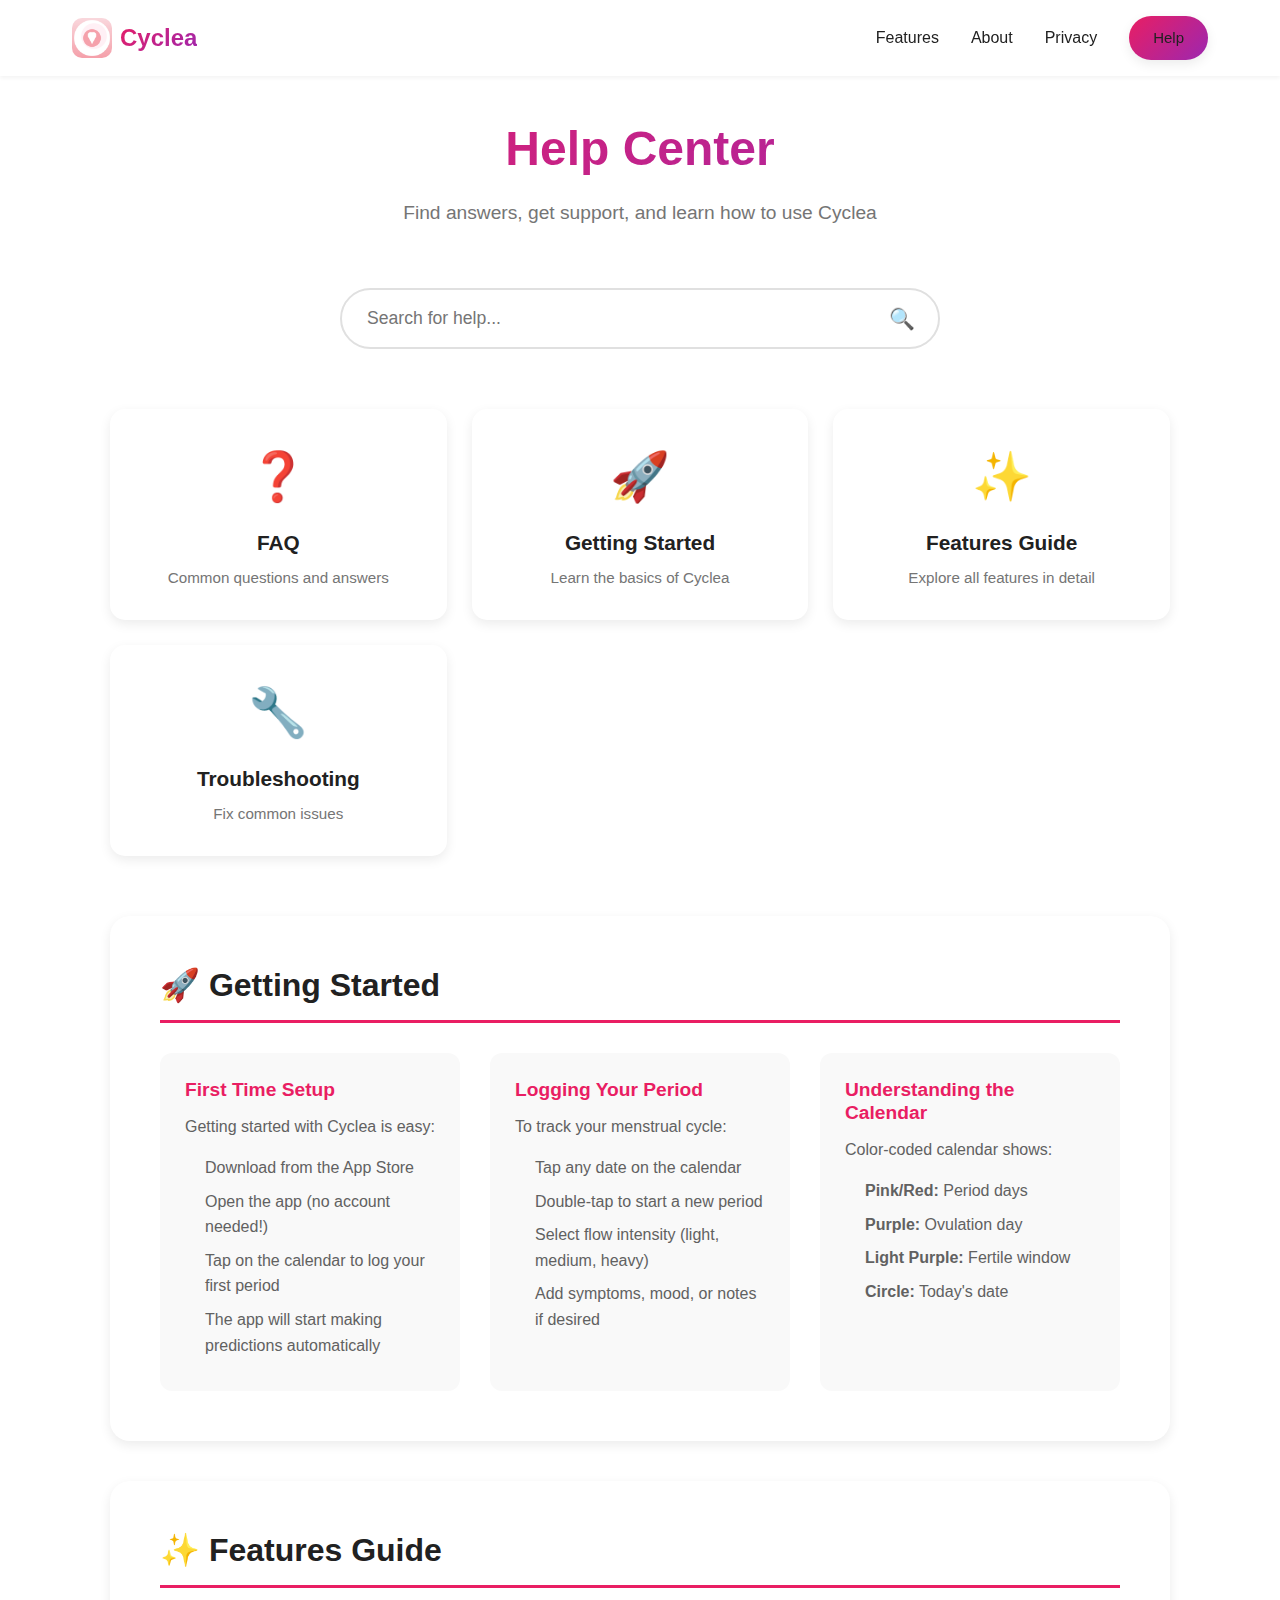
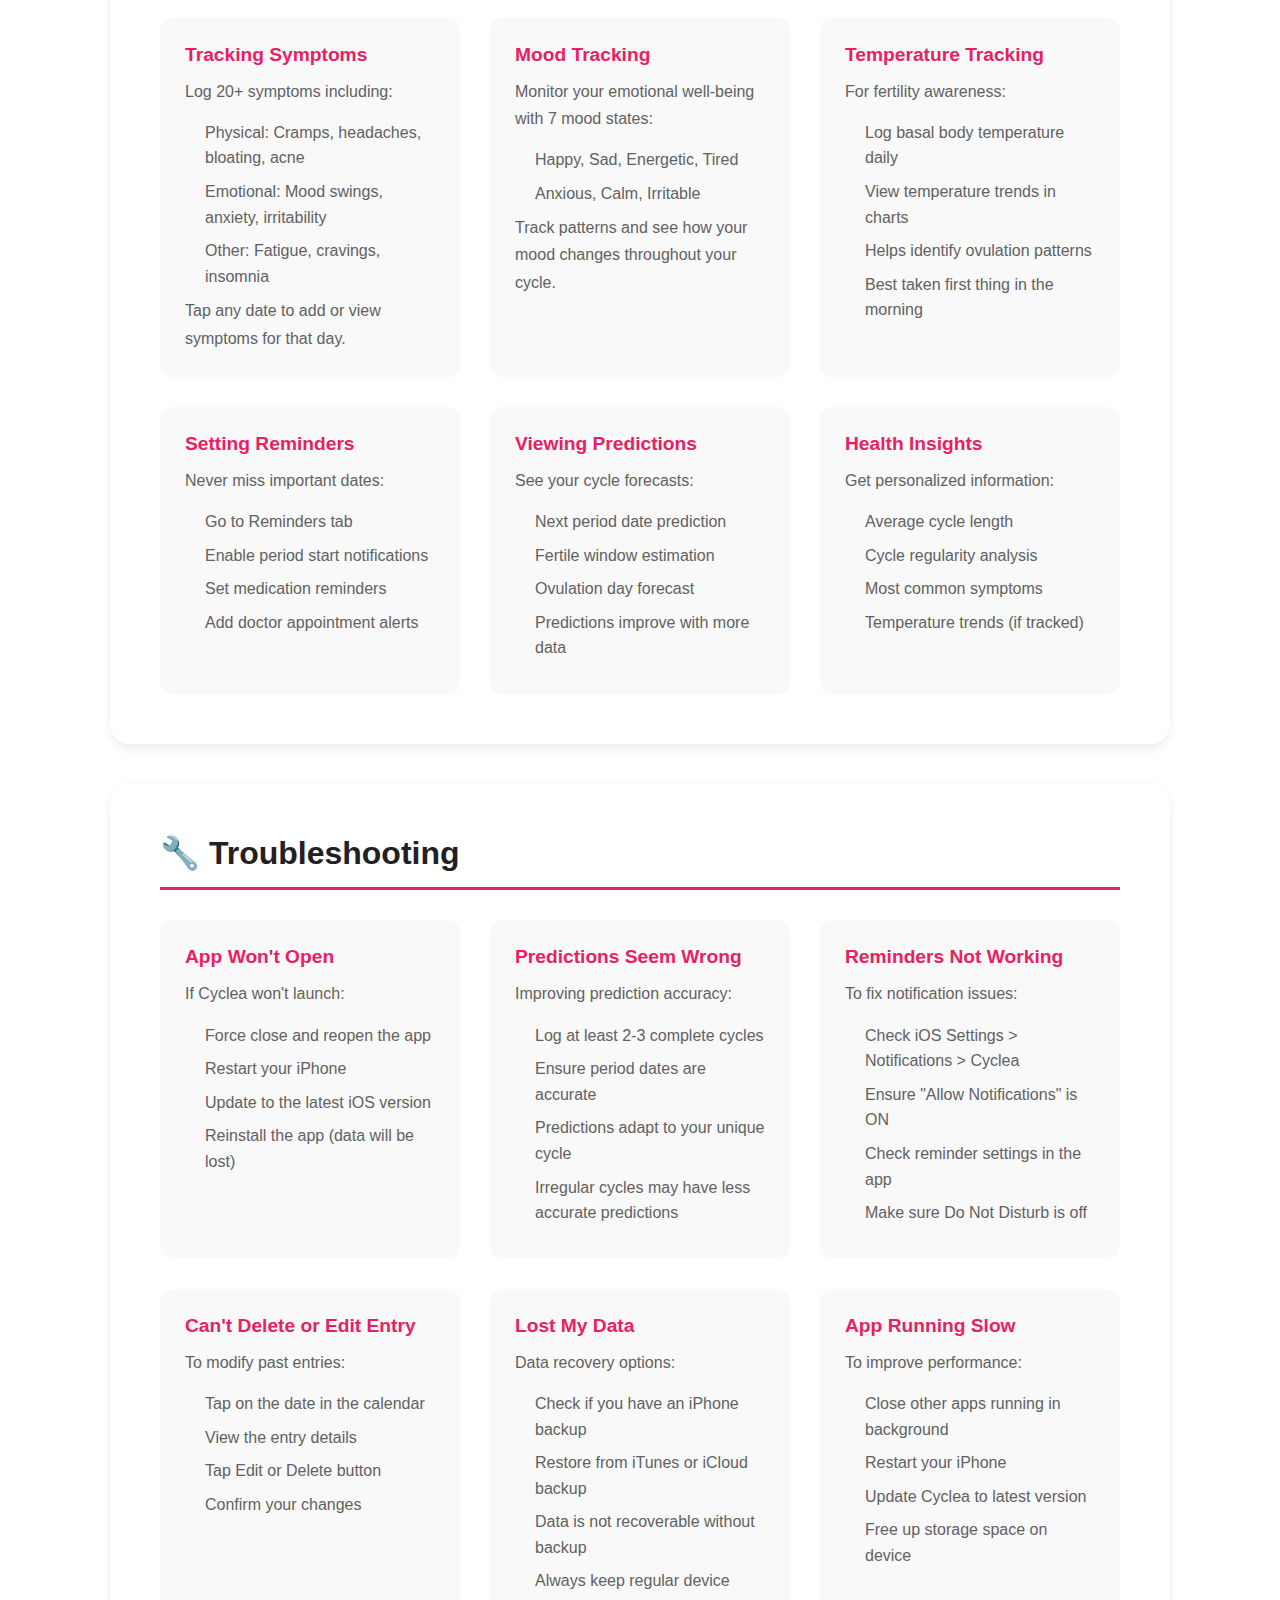
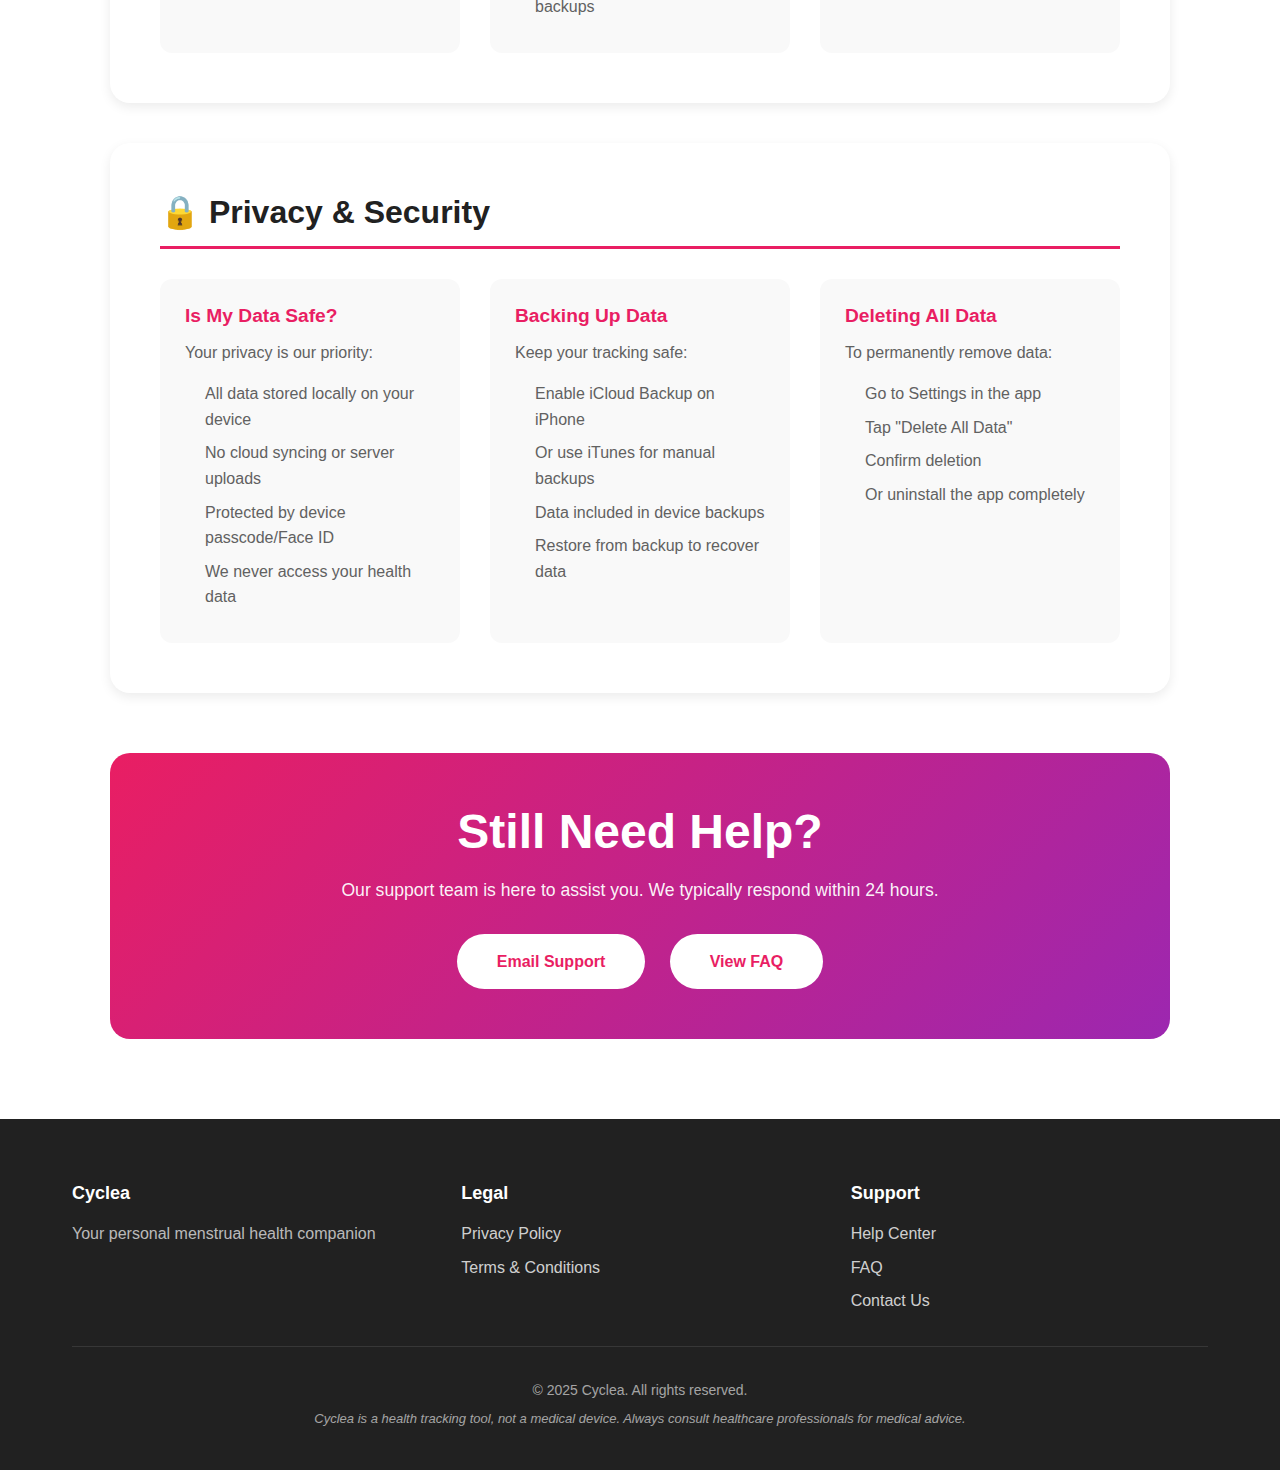
<file: help.html>
<!DOCTYPE html>
<html lang="en">
<head>
    <meta charset="UTF-8">
    <meta name="viewport" content="width=device-width, initial-scale=1.0">
    <meta name="description" content="Help Center - Cyclea Period & Cycle Tracker">
    <title>Help Center - Cyclea</title>
    <link rel="stylesheet" href="css/style.css">
    <link rel="icon" type="image/png" href="images/favicon.png">
    <style>
        .help-container {
            max-width: 1100px;
            margin: 0 auto;
            padding: 120px 20px 80px;
        }

        .help-header {
            text-align: center;
            margin-bottom: 60px;
        }

        .help-header h1 {
            font-size: 3rem;
            margin-bottom: 20px;
            background: linear-gradient(135deg, #E91E63, #9C27B0);
            -webkit-background-clip: text;
            -webkit-text-fill-color: transparent;
        }

        .help-header p {
            font-size: 1.2rem;
            color: #757575;
        }

        .search-box {
            max-width: 600px;
            margin: 0 auto 60px;
            position: relative;
        }

        .search-box input {
            width: 100%;
            padding: 18px 50px 18px 25px;
            border: 2px solid #E0E0E0;
            border-radius: 50px;
            font-size: 1.1rem;
            transition: all 0.3s ease;
        }

        .search-box input:focus {
            outline: none;
            border-color: #E91E63;
            box-shadow: 0 4px 12px rgba(233, 30, 99, 0.2);
        }

        .search-icon {
            position: absolute;
            right: 25px;
            top: 50%;
            transform: translateY(-50%);
            font-size: 1.3rem;
        }

        .quick-links {
            display: grid;
            grid-template-columns: repeat(auto-fit, minmax(280px, 1fr));
            gap: 25px;
            margin-bottom: 60px;
        }

        .quick-link-card {
            background: white;
            border-radius: 15px;
            padding: 30px;
            text-align: center;
            box-shadow: 0 4px 12px rgba(0, 0, 0, 0.08);
            transition: all 0.3s ease;
            cursor: pointer;
            text-decoration: none;
            color: inherit;
            display: block;
        }

        .quick-link-card:hover {
            transform: translateY(-5px);
            box-shadow: 0 8px 24px rgba(0, 0, 0, 0.12);
        }

        .quick-link-icon {
            font-size: 3rem;
            margin-bottom: 15px;
        }

        .quick-link-card h3 {
            color: #212121;
            margin-bottom: 10px;
            font-size: 1.3rem;
        }

        .quick-link-card p {
            color: #757575;
            font-size: 0.95rem;
            margin: 0;
        }

        .help-section {
            background: white;
            border-radius: 20px;
            padding: 50px;
            margin-bottom: 40px;
            box-shadow: 0 4px 12px rgba(0, 0, 0, 0.08);
        }

        .help-section h2 {
            color: #212121;
            font-size: 2rem;
            margin-bottom: 30px;
            padding-bottom: 15px;
            border-bottom: 3px solid #E91E63;
        }

        .help-grid {
            display: grid;
            grid-template-columns: repeat(auto-fit, minmax(300px, 1fr));
            gap: 30px;
            margin-top: 30px;
        }

        .help-item {
            padding: 25px;
            background: #F9F9F9;
            border-radius: 12px;
            transition: all 0.3s ease;
        }

        .help-item:hover {
            background: #F3E5F5;
        }

        .help-item h3 {
            color: #E91E63;
            font-size: 1.2rem;
            margin-bottom: 12px;
        }

        .help-item p {
            color: #616161;
            line-height: 1.7;
            margin: 0;
        }

        .help-item ul {
            margin: 15px 0 0 20px;
            color: #616161;
        }

        .help-item li {
            margin-bottom: 8px;
        }

        .contact-banner {
            background: linear-gradient(135deg, #E91E63, #9C27B0);
            color: white;
            border-radius: 20px;
            padding: 50px;
            text-align: center;
            margin-top: 60px;
        }

        .contact-banner h2 {
            color: white;
            margin-bottom: 15px;
            border: none;
            padding: 0;
        }

        .contact-banner p {
            color: rgba(255, 255, 255, 0.95);
            font-size: 1.1rem;
            margin-bottom: 30px;
        }

        .contact-banner a {
            display: inline-block;
            background: white;
            color: #E91E63;
            padding: 15px 40px;
            border-radius: 30px;
            font-weight: 600;
            text-decoration: none;
            transition: all 0.3s ease;
            margin: 0 10px;
        }

        .contact-banner a:hover {
            transform: translateY(-2px);
            box-shadow: 0 6px 20px rgba(0, 0, 0, 0.2);
        }

        @media (max-width: 768px) {
            .help-header h1 {
                font-size: 2rem;
            }

            .help-container {
                padding: 100px 15px 60px;
            }

            .help-section {
                padding: 30px 20px;
            }

            .contact-banner {
                padding: 30px 20px;
            }

            .contact-banner a {
                display: block;
                margin: 10px 0;
            }
        }
    </style>
</head>
<body>
    <!-- Header -->
    <header class="header">
        <div class="container">
            <nav class="nav">
                <div class="logo">
                    <a href="index.html" style="display: flex; align-items: center; gap: 0.5rem;">
                        <img src="images/logo.png" alt="Cyclea Logo" class="logo-img">
                        <span class="logo-text">Cyclea</span>
                    </a>
                </div>
                <ul class="nav-menu">
                    <li><a href="index.html#features">Features</a></li>
                    <li><a href="index.html#about">About</a></li>
                    <li><a href="index.html#privacy">Privacy</a></li>
                    <li><a href="help.html" class="btn-nav">Help</a></li>
                </ul>
            </nav>
        </div>
    </header>

    <!-- Help Content -->
    <div class="help-container">
        <div class="help-header">
            <h1>Help Center</h1>
            <p>Find answers, get support, and learn how to use Cyclea</p>
        </div>

        <!-- Search Box -->
        <div class="search-box">
            <input type="text" placeholder="Search for help..." id="searchInput">
            <span class="search-icon">🔍</span>
        </div>

        <!-- Quick Links -->
        <div class="quick-links">
            <a href="faq.html" class="quick-link-card">
                <div class="quick-link-icon">❓</div>
                <h3>FAQ</h3>
                <p>Common questions and answers</p>
            </a>

            <a href="#getting-started" class="quick-link-card">
                <div class="quick-link-icon">🚀</div>
                <h3>Getting Started</h3>
                <p>Learn the basics of Cyclea</p>
            </a>

            <a href="#features" class="quick-link-card">
                <div class="quick-link-icon">✨</div>
                <h3>Features Guide</h3>
                <p>Explore all features in detail</p>
            </a>

            <a href="#troubleshooting" class="quick-link-card">
                <div class="quick-link-icon">🔧</div>
                <h3>Troubleshooting</h3>
                <p>Fix common issues</p>
            </a>
        </div>

        <!-- Getting Started Section -->
        <div class="help-section" id="getting-started">
            <h2>🚀 Getting Started</h2>

            <div class="help-grid">
                <div class="help-item">
                    <h3>First Time Setup</h3>
                    <p>Getting started with Cyclea is easy:</p>
                    <ul>
                        <li>Download from the App Store</li>
                        <li>Open the app (no account needed!)</li>
                        <li>Tap on the calendar to log your first period</li>
                        <li>The app will start making predictions automatically</li>
                    </ul>
                </div>

                <div class="help-item">
                    <h3>Logging Your Period</h3>
                    <p>To track your menstrual cycle:</p>
                    <ul>
                        <li>Tap any date on the calendar</li>
                        <li>Double-tap to start a new period</li>
                        <li>Select flow intensity (light, medium, heavy)</li>
                        <li>Add symptoms, mood, or notes if desired</li>
                    </ul>
                </div>

                <div class="help-item">
                    <h3>Understanding the Calendar</h3>
                    <p>Color-coded calendar shows:</p>
                    <ul>
                        <li><strong>Pink/Red:</strong> Period days</li>
                        <li><strong>Purple:</strong> Ovulation day</li>
                        <li><strong>Light Purple:</strong> Fertile window</li>
                        <li><strong>Circle:</strong> Today's date</li>
                    </ul>
                </div>
            </div>
        </div>

        <!-- Features Guide Section -->
        <div class="help-section" id="features">
            <h2>✨ Features Guide</h2>

            <div class="help-grid">
                <div class="help-item">
                    <h3>Tracking Symptoms</h3>
                    <p>Log 20+ symptoms including:</p>
                    <ul>
                        <li>Physical: Cramps, headaches, bloating, acne</li>
                        <li>Emotional: Mood swings, anxiety, irritability</li>
                        <li>Other: Fatigue, cravings, insomnia</li>
                    </ul>
                    <p>Tap any date to add or view symptoms for that day.</p>
                </div>

                <div class="help-item">
                    <h3>Mood Tracking</h3>
                    <p>Monitor your emotional well-being with 7 mood states:</p>
                    <ul>
                        <li>Happy, Sad, Energetic, Tired</li>
                        <li>Anxious, Calm, Irritable</li>
                    </ul>
                    <p>Track patterns and see how your mood changes throughout your cycle.</p>
                </div>

                <div class="help-item">
                    <h3>Temperature Tracking</h3>
                    <p>For fertility awareness:</p>
                    <ul>
                        <li>Log basal body temperature daily</li>
                        <li>View temperature trends in charts</li>
                        <li>Helps identify ovulation patterns</li>
                        <li>Best taken first thing in the morning</li>
                    </ul>
                </div>

                <div class="help-item">
                    <h3>Setting Reminders</h3>
                    <p>Never miss important dates:</p>
                    <ul>
                        <li>Go to Reminders tab</li>
                        <li>Enable period start notifications</li>
                        <li>Set medication reminders</li>
                        <li>Add doctor appointment alerts</li>
                    </ul>
                </div>

                <div class="help-item">
                    <h3>Viewing Predictions</h3>
                    <p>See your cycle forecasts:</p>
                    <ul>
                        <li>Next period date prediction</li>
                        <li>Fertile window estimation</li>
                        <li>Ovulation day forecast</li>
                        <li>Predictions improve with more data</li>
                    </ul>
                </div>

                <div class="help-item">
                    <h3>Health Insights</h3>
                    <p>Get personalized information:</p>
                    <ul>
                        <li>Average cycle length</li>
                        <li>Cycle regularity analysis</li>
                        <li>Most common symptoms</li>
                        <li>Temperature trends (if tracked)</li>
                    </ul>
                </div>
            </div>
        </div>

        <!-- Troubleshooting Section -->
        <div class="help-section" id="troubleshooting">
            <h2>🔧 Troubleshooting</h2>

            <div class="help-grid">
                <div class="help-item">
                    <h3>App Won't Open</h3>
                    <p>If Cyclea won't launch:</p>
                    <ul>
                        <li>Force close and reopen the app</li>
                        <li>Restart your iPhone</li>
                        <li>Update to the latest iOS version</li>
                        <li>Reinstall the app (data will be lost)</li>
                    </ul>
                </div>

                <div class="help-item">
                    <h3>Predictions Seem Wrong</h3>
                    <p>Improving prediction accuracy:</p>
                    <ul>
                        <li>Log at least 2-3 complete cycles</li>
                        <li>Ensure period dates are accurate</li>
                        <li>Predictions adapt to your unique cycle</li>
                        <li>Irregular cycles may have less accurate predictions</li>
                    </ul>
                </div>

                <div class="help-item">
                    <h3>Reminders Not Working</h3>
                    <p>To fix notification issues:</p>
                    <ul>
                        <li>Check iOS Settings > Notifications > Cyclea</li>
                        <li>Ensure "Allow Notifications" is ON</li>
                        <li>Check reminder settings in the app</li>
                        <li>Make sure Do Not Disturb is off</li>
                    </ul>
                </div>

                <div class="help-item">
                    <h3>Can't Delete or Edit Entry</h3>
                    <p>To modify past entries:</p>
                    <ul>
                        <li>Tap on the date in the calendar</li>
                        <li>View the entry details</li>
                        <li>Tap Edit or Delete button</li>
                        <li>Confirm your changes</li>
                    </ul>
                </div>

                <div class="help-item">
                    <h3>Lost My Data</h3>
                    <p>Data recovery options:</p>
                    <ul>
                        <li>Check if you have an iPhone backup</li>
                        <li>Restore from iTunes or iCloud backup</li>
                        <li>Data is not recoverable without backup</li>
                        <li>Always keep regular device backups</li>
                    </ul>
                </div>

                <div class="help-item">
                    <h3>App Running Slow</h3>
                    <p>To improve performance:</p>
                    <ul>
                        <li>Close other apps running in background</li>
                        <li>Restart your iPhone</li>
                        <li>Update Cyclea to latest version</li>
                        <li>Free up storage space on device</li>
                    </ul>
                </div>
            </div>
        </div>

        <!-- Privacy & Security Section -->
        <div class="help-section">
            <h2>🔒 Privacy & Security</h2>

            <div class="help-grid">
                <div class="help-item">
                    <h3>Is My Data Safe?</h3>
                    <p>Your privacy is our priority:</p>
                    <ul>
                        <li>All data stored locally on your device</li>
                        <li>No cloud syncing or server uploads</li>
                        <li>Protected by device passcode/Face ID</li>
                        <li>We never access your health data</li>
                    </ul>
                </div>

                <div class="help-item">
                    <h3>Backing Up Data</h3>
                    <p>Keep your tracking safe:</p>
                    <ul>
                        <li>Enable iCloud Backup on iPhone</li>
                        <li>Or use iTunes for manual backups</li>
                        <li>Data included in device backups</li>
                        <li>Restore from backup to recover data</li>
                    </ul>
                </div>

                <div class="help-item">
                    <h3>Deleting All Data</h3>
                    <p>To permanently remove data:</p>
                    <ul>
                        <li>Go to Settings in the app</li>
                        <li>Tap "Delete All Data"</li>
                        <li>Confirm deletion</li>
                        <li>Or uninstall the app completely</li>
                    </ul>
                </div>
            </div>
        </div>

        <!-- Contact Banner -->
        <div class="contact-banner">
            <h2>Still Need Help?</h2>
            <p>Our support team is here to assist you. We typically respond within 24 hours.</p>
            <a href="mailto:support@cyclea-app.com">Email Support</a>
            <a href="faq.html">View FAQ</a>
        </div>
    </div>

    <!-- Footer -->
    <footer class="footer">
        <div class="container">
            <div class="footer-content">
                <div class="footer-section">
                    <h4>Cyclea</h4>
                    <p>Your personal menstrual health companion</p>
                </div>
                <div class="footer-section">
                    <h4>Legal</h4>
                    <ul>
                        <li><a href="privacy-policy.html">Privacy Policy</a></li>
                        <li><a href="terms.html">Terms & Conditions</a></li>
                    </ul>
                </div>
                <div class="footer-section">
                    <h4>Support</h4>
                    <ul>
                        <li><a href="help.html">Help Center</a></li>
                        <li><a href="faq.html">FAQ</a></li>
                        <li><a href="mailto:support@cyclea-app.com">Contact Us</a></li>
                    </ul>
                </div>
            </div>
            <div class="footer-bottom">
                <p>&copy; 2025 Cyclea. All rights reserved.</p>
                <p class="disclaimer">Cyclea is a health tracking tool, not a medical device. Always consult healthcare professionals for medical advice.</p>
            </div>
        </div>
    </footer>

    <script>
        // Simple search functionality
        document.getElementById('searchInput').addEventListener('keyup', function(e) {
            const searchText = e.target.value.toLowerCase();
            const helpItems = document.querySelectorAll('.help-item');

            helpItems.forEach(item => {
                const text = item.textContent.toLowerCase();
                if (text.includes(searchText)) {
                    item.style.display = 'block';
                    item.style.background = searchText ? '#FFF0F5' : '#F9F9F9';
                } else {
                    item.style.display = searchText ? 'none' : 'block';
                }
            });
        });
    </script>
</body>
</html>
</file>
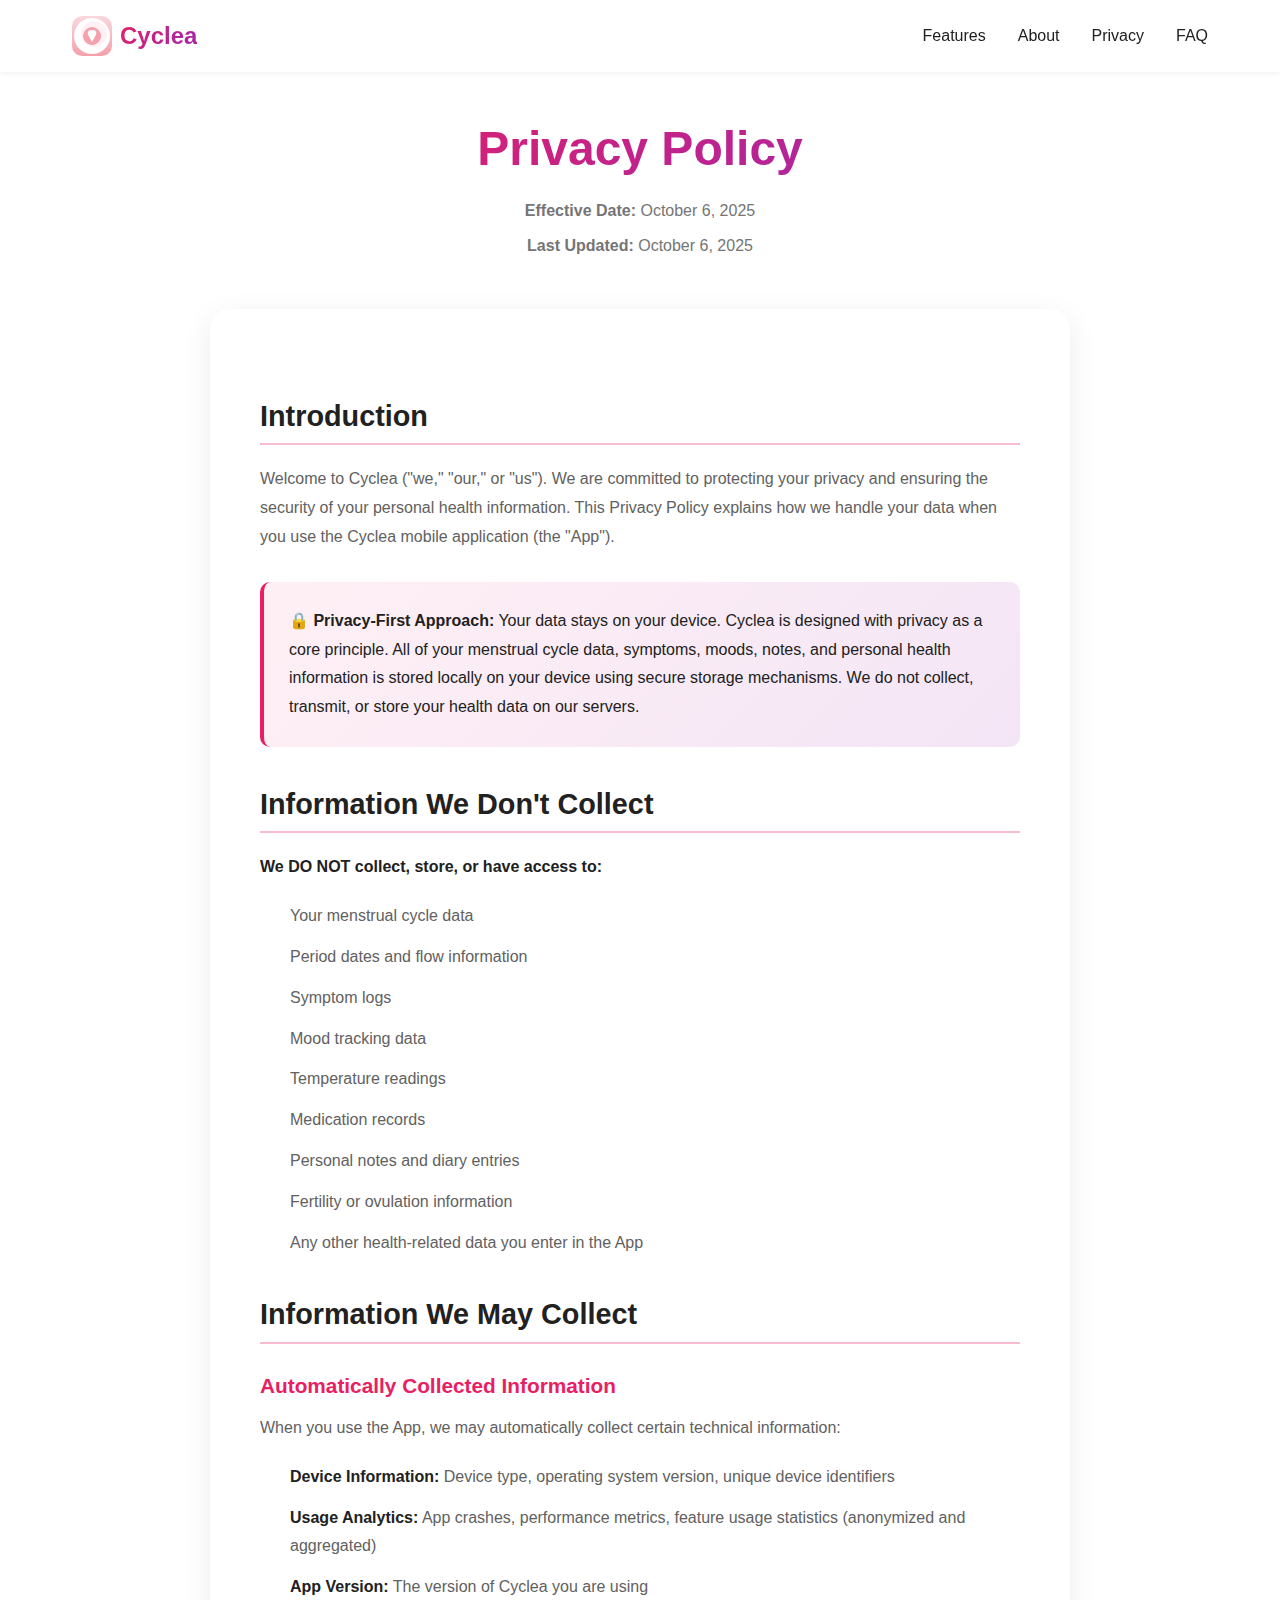
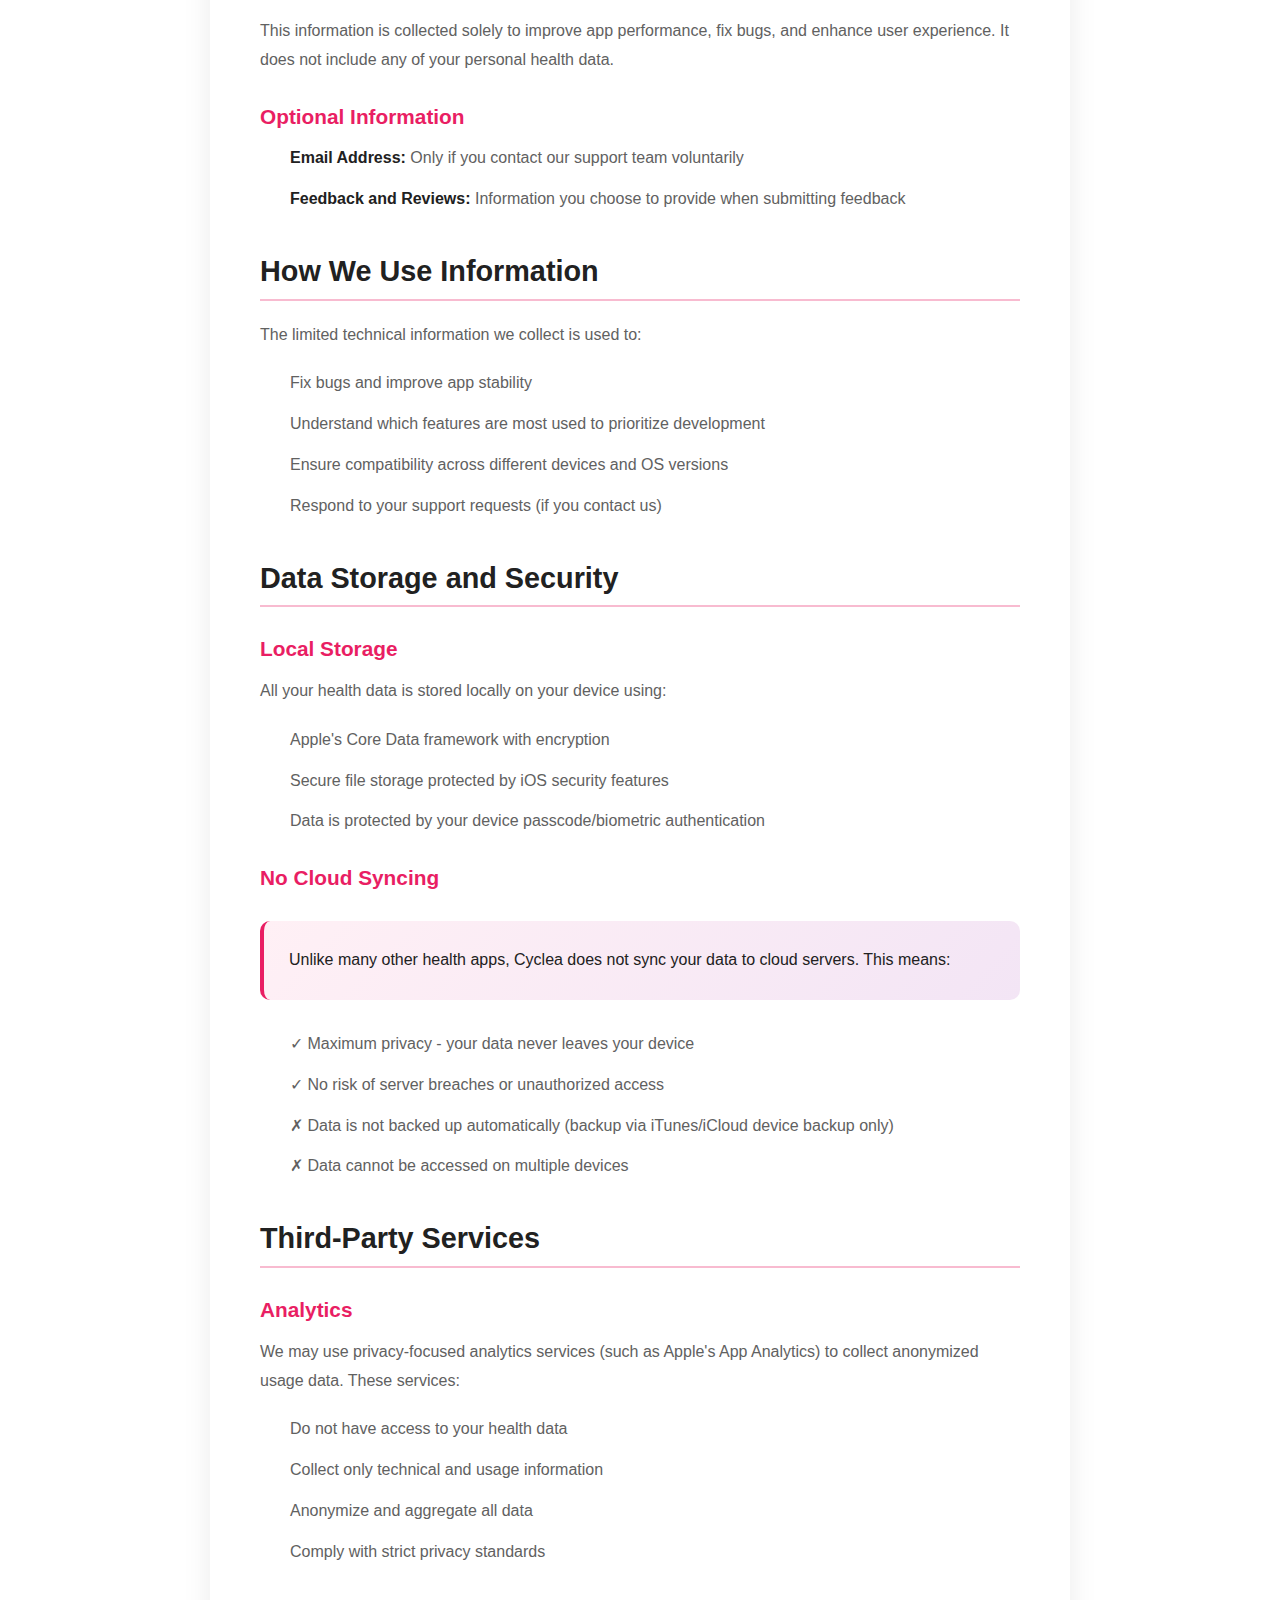
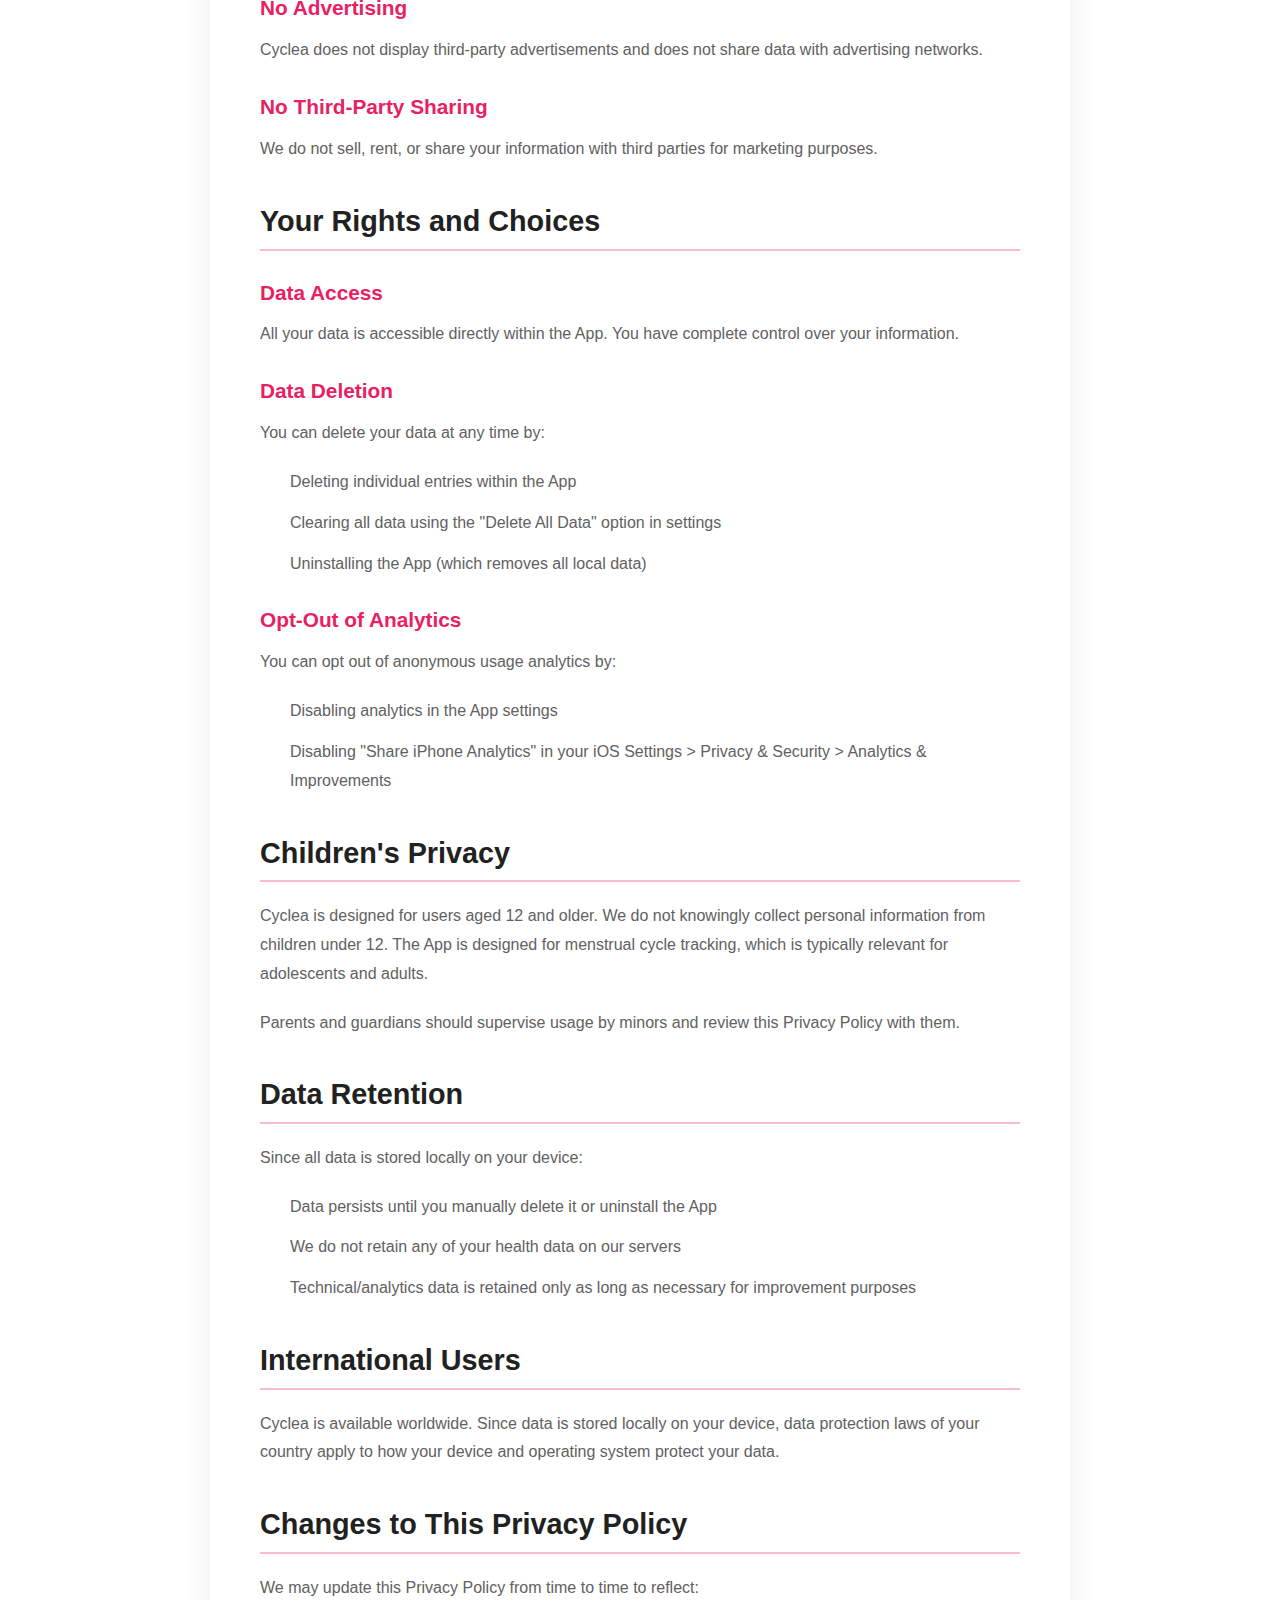
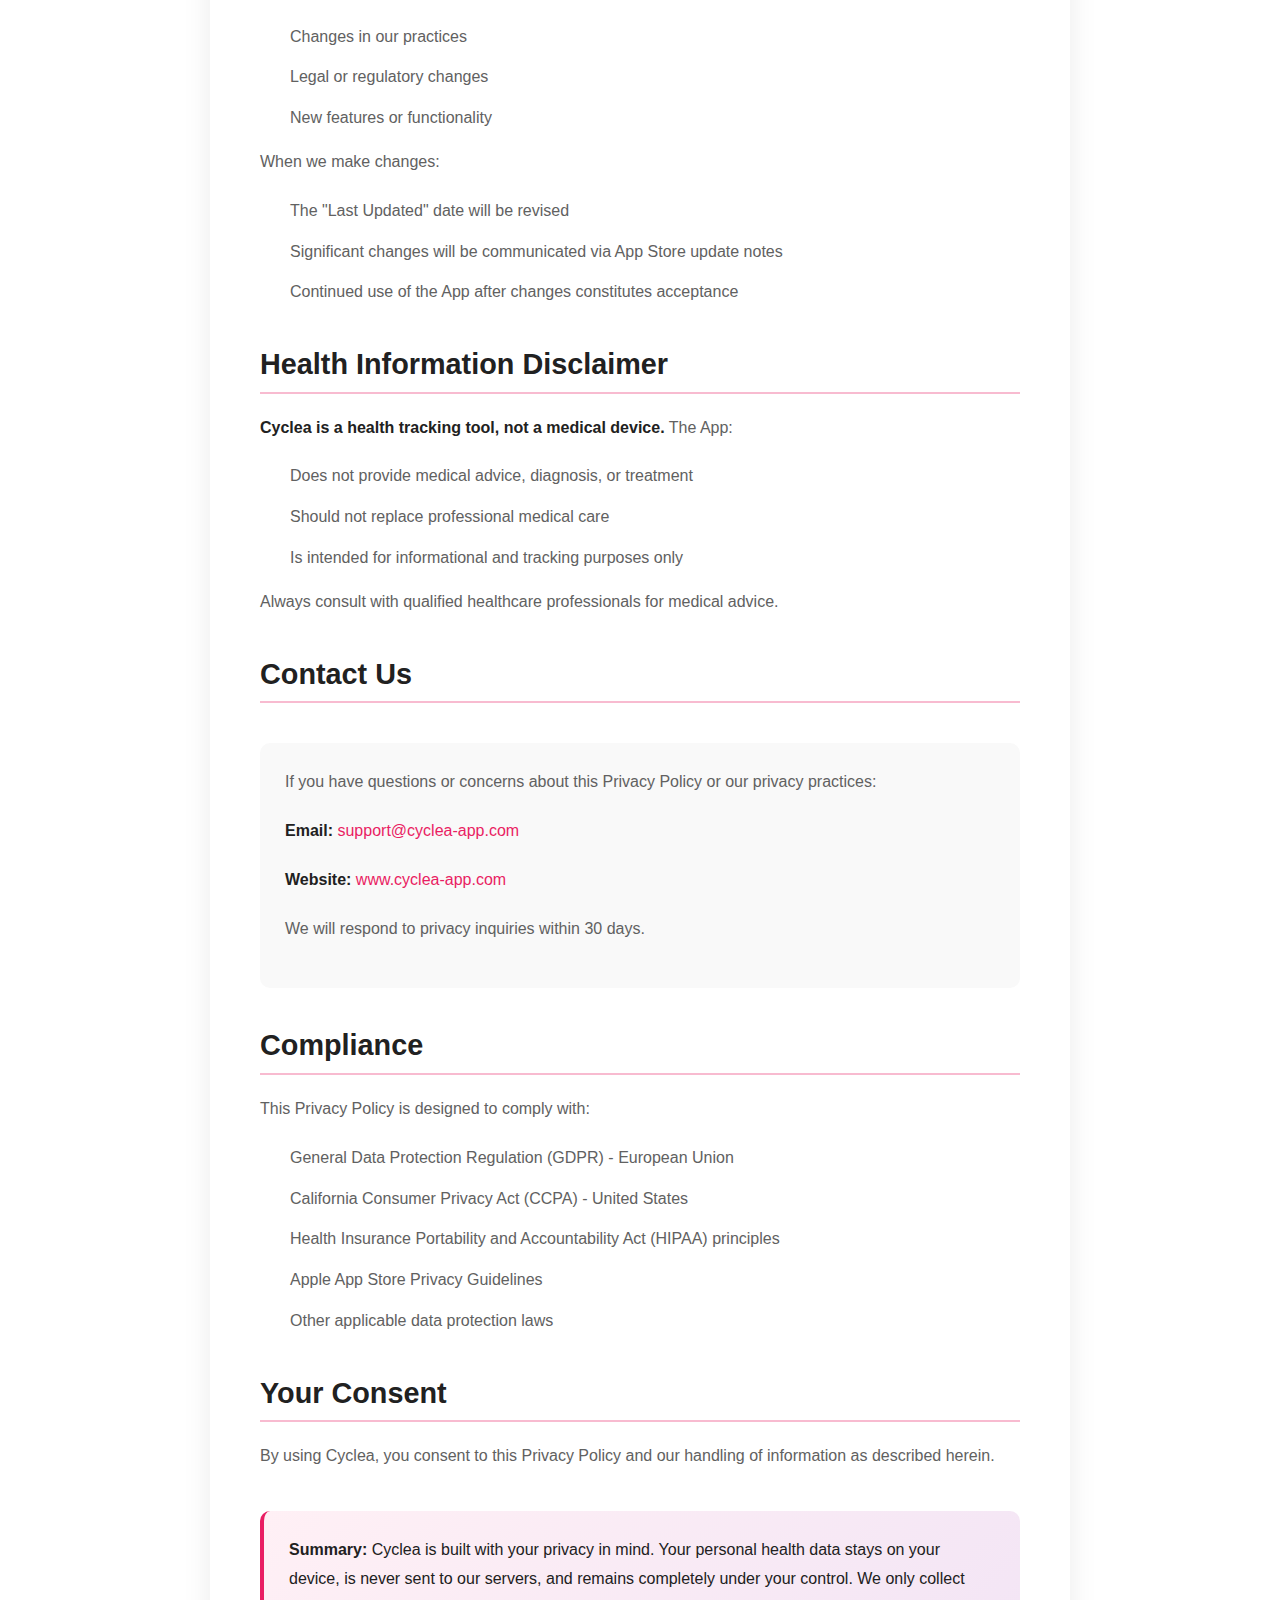
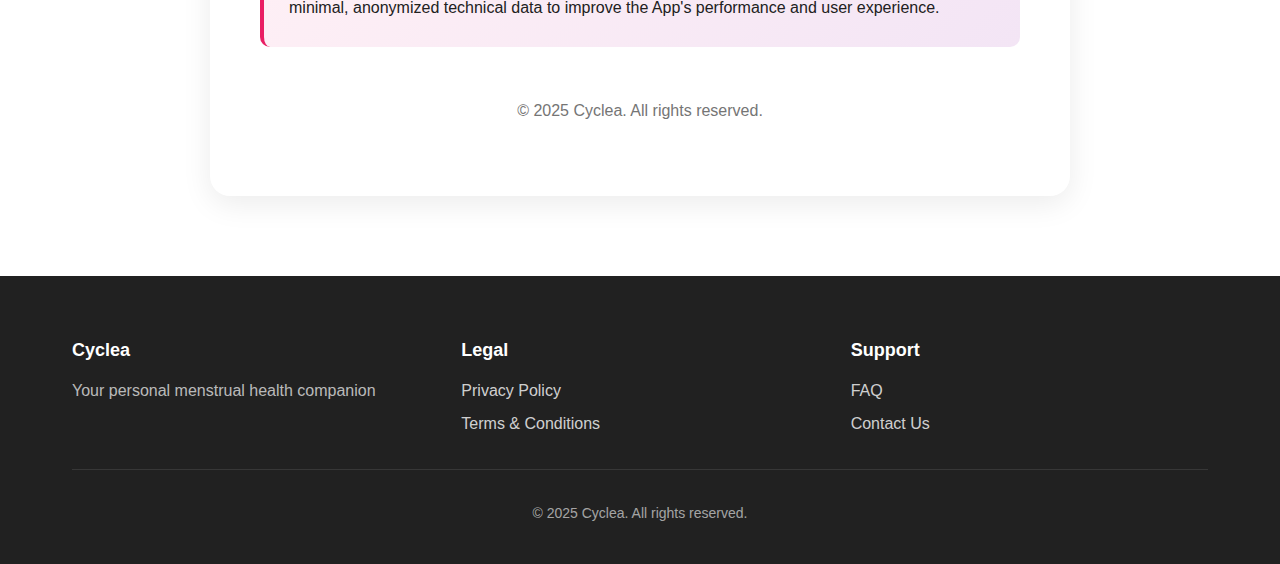
<file: privacy-policy.html>
<!DOCTYPE html>
<html lang="en">
<head>
    <meta charset="UTF-8">
    <meta name="viewport" content="width=device-width, initial-scale=1.0">
    <meta name="description" content="Privacy Policy for Cyclea - Period & Cycle Tracker">
    <title>Privacy Policy - Cyclea</title>
    <link rel="stylesheet" href="css/style.css">
    <link rel="icon" type="image/png" href="images/favicon.png">
    <style>
        .legal-container {
            max-width: 900px;
            margin: 0 auto;
            padding: 120px 20px 80px;
        }

        .legal-header {
            text-align: center;
            margin-bottom: 50px;
        }

        .legal-header h1 {
            font-size: 3rem;
            margin-bottom: 20px;
            background: linear-gradient(135deg, #E91E63, #9C27B0);
            -webkit-background-clip: text;
            -webkit-text-fill-color: transparent;
        }

        .legal-date {
            font-size: 1rem;
            color: #757575;
            margin-bottom: 10px;
        }

        .legal-content {
            background: white;
            border-radius: 20px;
            padding: 50px;
            box-shadow: 0 8px 30px rgba(0, 0, 0, 0.08);
            line-height: 1.8;
        }

        .legal-content h2 {
            color: #212121;
            font-size: 1.8rem;
            margin-top: 40px;
            margin-bottom: 20px;
            padding-bottom: 10px;
            border-bottom: 2px solid #F8BBD0;
        }

        .legal-content h3 {
            color: #E91E63;
            font-size: 1.3rem;
            margin-top: 30px;
            margin-bottom: 15px;
        }

        .legal-content p {
            color: #616161;
            margin-bottom: 20px;
        }

        .legal-content ul {
            margin: 15px 0;
            padding-left: 30px;
            color: #616161;
        }

        .legal-content li {
            margin-bottom: 12px;
        }

        .legal-content strong {
            color: #212121;
            font-weight: 600;
        }

        .highlight-box {
            background: linear-gradient(135deg, #FFF0F5, #F3E5F5);
            border-left: 4px solid #E91E63;
            padding: 25px;
            border-radius: 10px;
            margin: 30px 0;
        }

        .highlight-box p {
            margin: 0;
            color: #212121;
            font-weight: 500;
        }

        .contact-info {
            background: #F9F9F9;
            padding: 25px;
            border-radius: 10px;
            margin-top: 40px;
        }

        @media (max-width: 768px) {
            .legal-container {
                padding: 100px 15px 60px;
            }

            .legal-header h1 {
                font-size: 2rem;
            }

            .legal-content {
                padding: 30px 20px;
            }

            .legal-content h2 {
                font-size: 1.5rem;
            }
        }
    </style>
</head>
<body>
    <!-- Header -->
    <header class="header">
        <div class="container">
            <nav class="nav">
                <div class="logo">
                    <a href="index.html" style="display: flex; align-items: center; gap: 0.5rem;">
                        <img src="images/logo.png" alt="Cyclea Logo" class="logo-img">
                        <span class="logo-text">Cyclea</span>
                    </a>
                </div>
                <ul class="nav-menu">
                    <li><a href="index.html#features">Features</a></li>
                    <li><a href="index.html#about">About</a></li>
                    <li><a href="privacy-policy.html">Privacy</a></li>
                    <li><a href="faq.html">FAQ</a></li>
                </ul>
            </nav>
        </div>
    </header>

    <!-- Privacy Policy Content -->
    <div class="legal-container">
        <div class="legal-header">
            <h1>Privacy Policy</h1>
            <p class="legal-date"><strong>Effective Date:</strong> October 6, 2025</p>
            <p class="legal-date"><strong>Last Updated:</strong> October 6, 2025</p>
        </div>

        <div class="legal-content">
            <h2>Introduction</h2>
            <p>Welcome to Cyclea ("we," "our," or "us"). We are committed to protecting your privacy and ensuring the security of your personal health information. This Privacy Policy explains how we handle your data when you use the Cyclea mobile application (the "App").</p>

            <div class="highlight-box">
                <p><strong>🔒 Privacy-First Approach:</strong> Your data stays on your device. Cyclea is designed with privacy as a core principle. All of your menstrual cycle data, symptoms, moods, notes, and personal health information is stored locally on your device using secure storage mechanisms. We do not collect, transmit, or store your health data on our servers.</p>
            </div>

            <h2>Information We Don't Collect</h2>
            <p><strong>We DO NOT collect, store, or have access to:</strong></p>
            <ul>
                <li>Your menstrual cycle data</li>
                <li>Period dates and flow information</li>
                <li>Symptom logs</li>
                <li>Mood tracking data</li>
                <li>Temperature readings</li>
                <li>Medication records</li>
                <li>Personal notes and diary entries</li>
                <li>Fertility or ovulation information</li>
                <li>Any other health-related data you enter in the App</li>
            </ul>

            <h2>Information We May Collect</h2>

            <h3>Automatically Collected Information</h3>
            <p>When you use the App, we may automatically collect certain technical information:</p>
            <ul>
                <li><strong>Device Information:</strong> Device type, operating system version, unique device identifiers</li>
                <li><strong>Usage Analytics:</strong> App crashes, performance metrics, feature usage statistics (anonymized and aggregated)</li>
                <li><strong>App Version:</strong> The version of Cyclea you are using</li>
            </ul>
            <p>This information is collected solely to improve app performance, fix bugs, and enhance user experience. It does not include any of your personal health data.</p>

            <h3>Optional Information</h3>
            <ul>
                <li><strong>Email Address:</strong> Only if you contact our support team voluntarily</li>
                <li><strong>Feedback and Reviews:</strong> Information you choose to provide when submitting feedback</li>
            </ul>

            <h2>How We Use Information</h2>
            <p>The limited technical information we collect is used to:</p>
            <ul>
                <li>Fix bugs and improve app stability</li>
                <li>Understand which features are most used to prioritize development</li>
                <li>Ensure compatibility across different devices and OS versions</li>
                <li>Respond to your support requests (if you contact us)</li>
            </ul>

            <h2>Data Storage and Security</h2>

            <h3>Local Storage</h3>
            <p>All your health data is stored locally on your device using:</p>
            <ul>
                <li>Apple's Core Data framework with encryption</li>
                <li>Secure file storage protected by iOS security features</li>
                <li>Data is protected by your device passcode/biometric authentication</li>
            </ul>

            <h3>No Cloud Syncing</h3>
            <div class="highlight-box">
                <p>Unlike many other health apps, Cyclea does not sync your data to cloud servers. This means:</p>
            </div>
            <ul>
                <li>✓ Maximum privacy - your data never leaves your device</li>
                <li>✓ No risk of server breaches or unauthorized access</li>
                <li>✗ Data is not backed up automatically (backup via iTunes/iCloud device backup only)</li>
                <li>✗ Data cannot be accessed on multiple devices</li>
            </ul>

            <h2>Third-Party Services</h2>

            <h3>Analytics</h3>
            <p>We may use privacy-focused analytics services (such as Apple's App Analytics) to collect anonymized usage data. These services:</p>
            <ul>
                <li>Do not have access to your health data</li>
                <li>Collect only technical and usage information</li>
                <li>Anonymize and aggregate all data</li>
                <li>Comply with strict privacy standards</li>
            </ul>

            <h3>No Advertising</h3>
            <p>Cyclea does not display third-party advertisements and does not share data with advertising networks.</p>

            <h3>No Third-Party Sharing</h3>
            <p>We do not sell, rent, or share your information with third parties for marketing purposes.</p>

            <h2>Your Rights and Choices</h2>

            <h3>Data Access</h3>
            <p>All your data is accessible directly within the App. You have complete control over your information.</p>

            <h3>Data Deletion</h3>
            <p>You can delete your data at any time by:</p>
            <ul>
                <li>Deleting individual entries within the App</li>
                <li>Clearing all data using the "Delete All Data" option in settings</li>
                <li>Uninstalling the App (which removes all local data)</li>
            </ul>

            <h3>Opt-Out of Analytics</h3>
            <p>You can opt out of anonymous usage analytics by:</p>
            <ul>
                <li>Disabling analytics in the App settings</li>
                <li>Disabling "Share iPhone Analytics" in your iOS Settings > Privacy & Security > Analytics & Improvements</li>
            </ul>

            <h2>Children's Privacy</h2>
            <p>Cyclea is designed for users aged 12 and older. We do not knowingly collect personal information from children under 12. The App is designed for menstrual cycle tracking, which is typically relevant for adolescents and adults.</p>
            <p>Parents and guardians should supervise usage by minors and review this Privacy Policy with them.</p>

            <h2>Data Retention</h2>
            <p>Since all data is stored locally on your device:</p>
            <ul>
                <li>Data persists until you manually delete it or uninstall the App</li>
                <li>We do not retain any of your health data on our servers</li>
                <li>Technical/analytics data is retained only as long as necessary for improvement purposes</li>
            </ul>

            <h2>International Users</h2>
            <p>Cyclea is available worldwide. Since data is stored locally on your device, data protection laws of your country apply to how your device and operating system protect your data.</p>

            <h2>Changes to This Privacy Policy</h2>
            <p>We may update this Privacy Policy from time to time to reflect:</p>
            <ul>
                <li>Changes in our practices</li>
                <li>Legal or regulatory changes</li>
                <li>New features or functionality</li>
            </ul>
            <p>When we make changes:</p>
            <ul>
                <li>The "Last Updated" date will be revised</li>
                <li>Significant changes will be communicated via App Store update notes</li>
                <li>Continued use of the App after changes constitutes acceptance</li>
            </ul>

            <h2>Health Information Disclaimer</h2>
            <p><strong>Cyclea is a health tracking tool, not a medical device.</strong> The App:</p>
            <ul>
                <li>Does not provide medical advice, diagnosis, or treatment</li>
                <li>Should not replace professional medical care</li>
                <li>Is intended for informational and tracking purposes only</li>
            </ul>
            <p>Always consult with qualified healthcare professionals for medical advice.</p>

            <h2>Contact Us</h2>
            <div class="contact-info">
                <p>If you have questions or concerns about this Privacy Policy or our privacy practices:</p>
                <p><strong>Email:</strong> <a href="mailto:support@cyclea-app.com" style="color: #E91E63;">support@cyclea-app.com</a></p>
                <p><strong>Website:</strong> <a href="index.html" style="color: #E91E63;">www.cyclea-app.com</a></p>
                <p>We will respond to privacy inquiries within 30 days.</p>
            </div>

            <h2>Compliance</h2>
            <p>This Privacy Policy is designed to comply with:</p>
            <ul>
                <li>General Data Protection Regulation (GDPR) - European Union</li>
                <li>California Consumer Privacy Act (CCPA) - United States</li>
                <li>Health Insurance Portability and Accountability Act (HIPAA) principles</li>
                <li>Apple App Store Privacy Guidelines</li>
                <li>Other applicable data protection laws</li>
            </ul>

            <h2>Your Consent</h2>
            <p>By using Cyclea, you consent to this Privacy Policy and our handling of information as described herein.</p>

            <div class="highlight-box" style="margin-top: 40px;">
                <p><strong>Summary:</strong> Cyclea is built with your privacy in mind. Your personal health data stays on your device, is never sent to our servers, and remains completely under your control. We only collect minimal, anonymized technical data to improve the App's performance and user experience.</p>
            </div>

            <p style="text-align: center; margin-top: 50px; color: #757575;">
                © 2025 Cyclea. All rights reserved.
            </p>
        </div>
    </div>

    <!-- Footer -->
    <footer class="footer">
        <div class="container">
            <div class="footer-content">
                <div class="footer-section">
                    <h4>Cyclea</h4>
                    <p>Your personal menstrual health companion</p>
                </div>
                <div class="footer-section">
                    <h4>Legal</h4>
                    <ul>
                        <li><a href="privacy-policy.html">Privacy Policy</a></li>
                        <li><a href="terms.html">Terms & Conditions</a></li>
                    </ul>
                </div>
                <div class="footer-section">
                    <h4>Support</h4>
                    <ul>
                        <li><a href="faq.html">FAQ</a></li>
                        <li><a href="mailto:support@cyclea-app.com">Contact Us</a></li>
                    </ul>
                </div>
            </div>
            <div class="footer-bottom">
                <p>&copy; 2025 Cyclea. All rights reserved.</p>
            </div>
        </div>
    </footer>
</body>
</html>
</file>
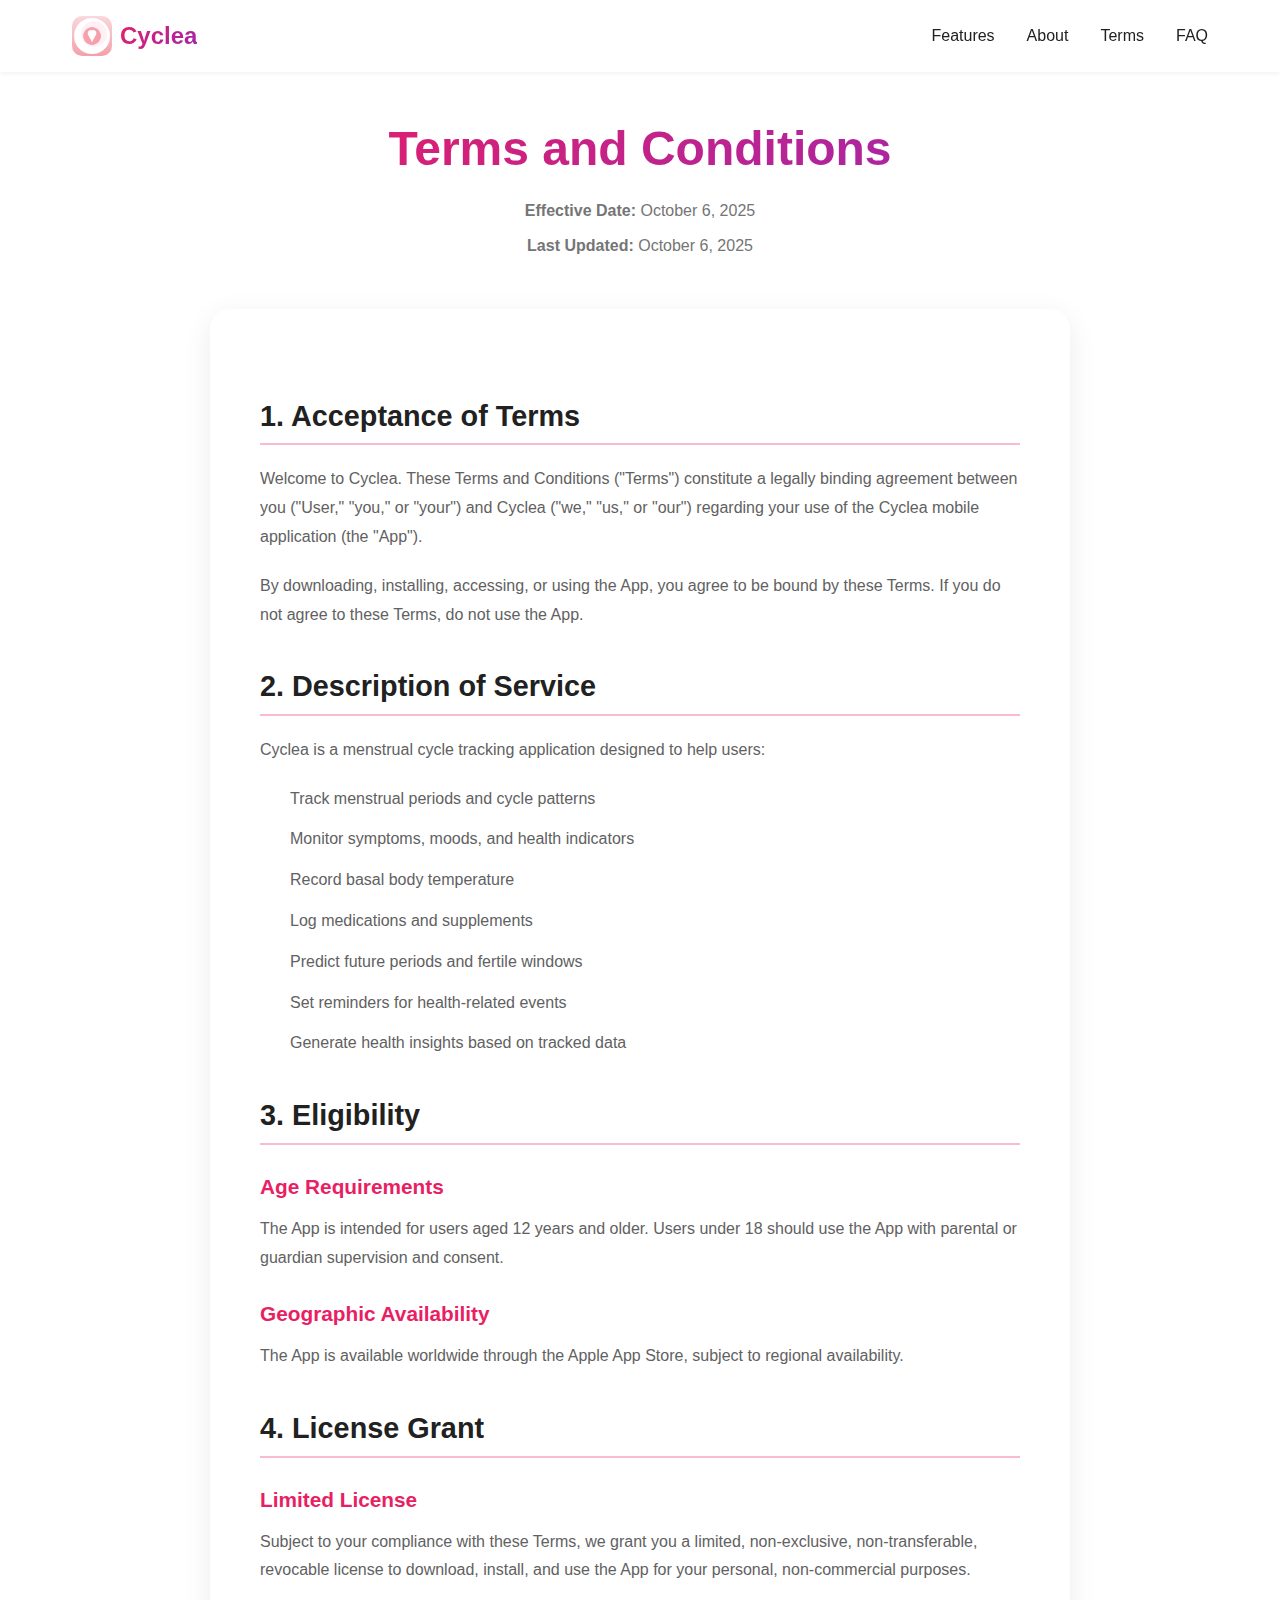
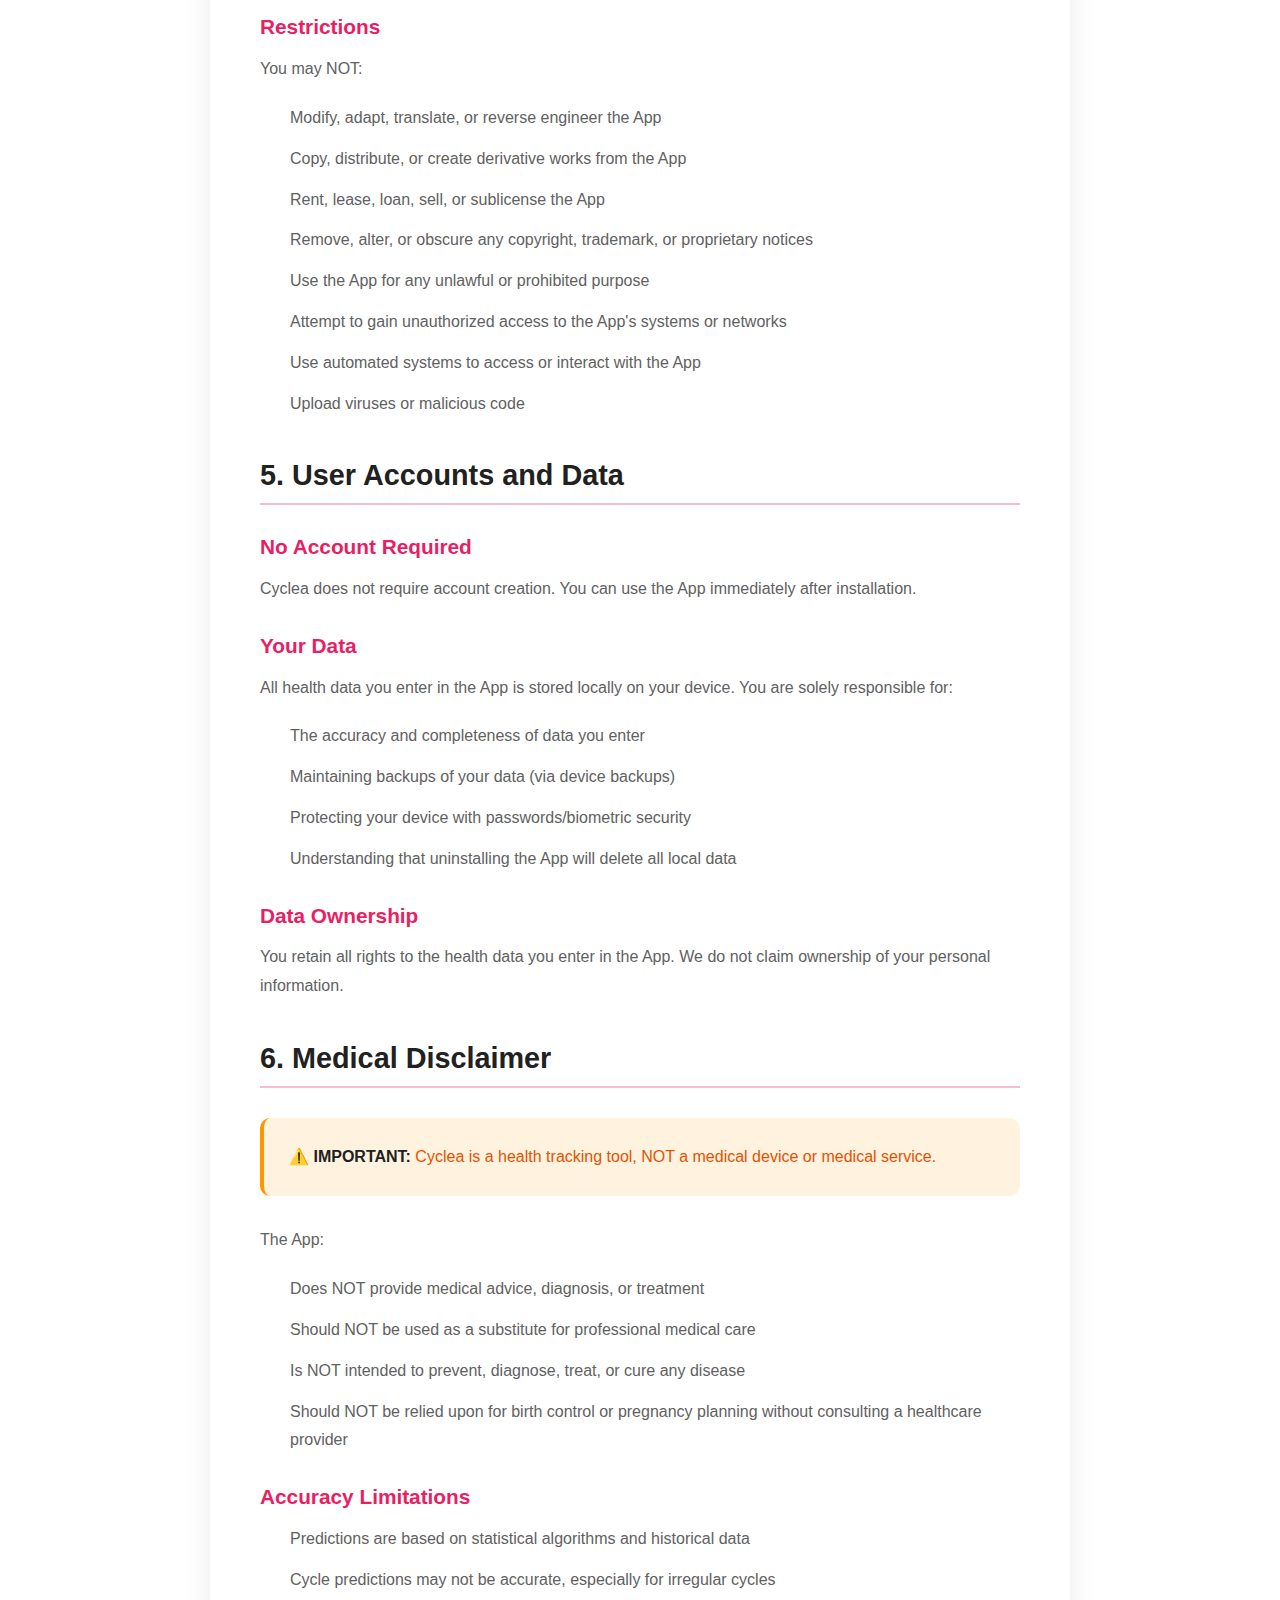
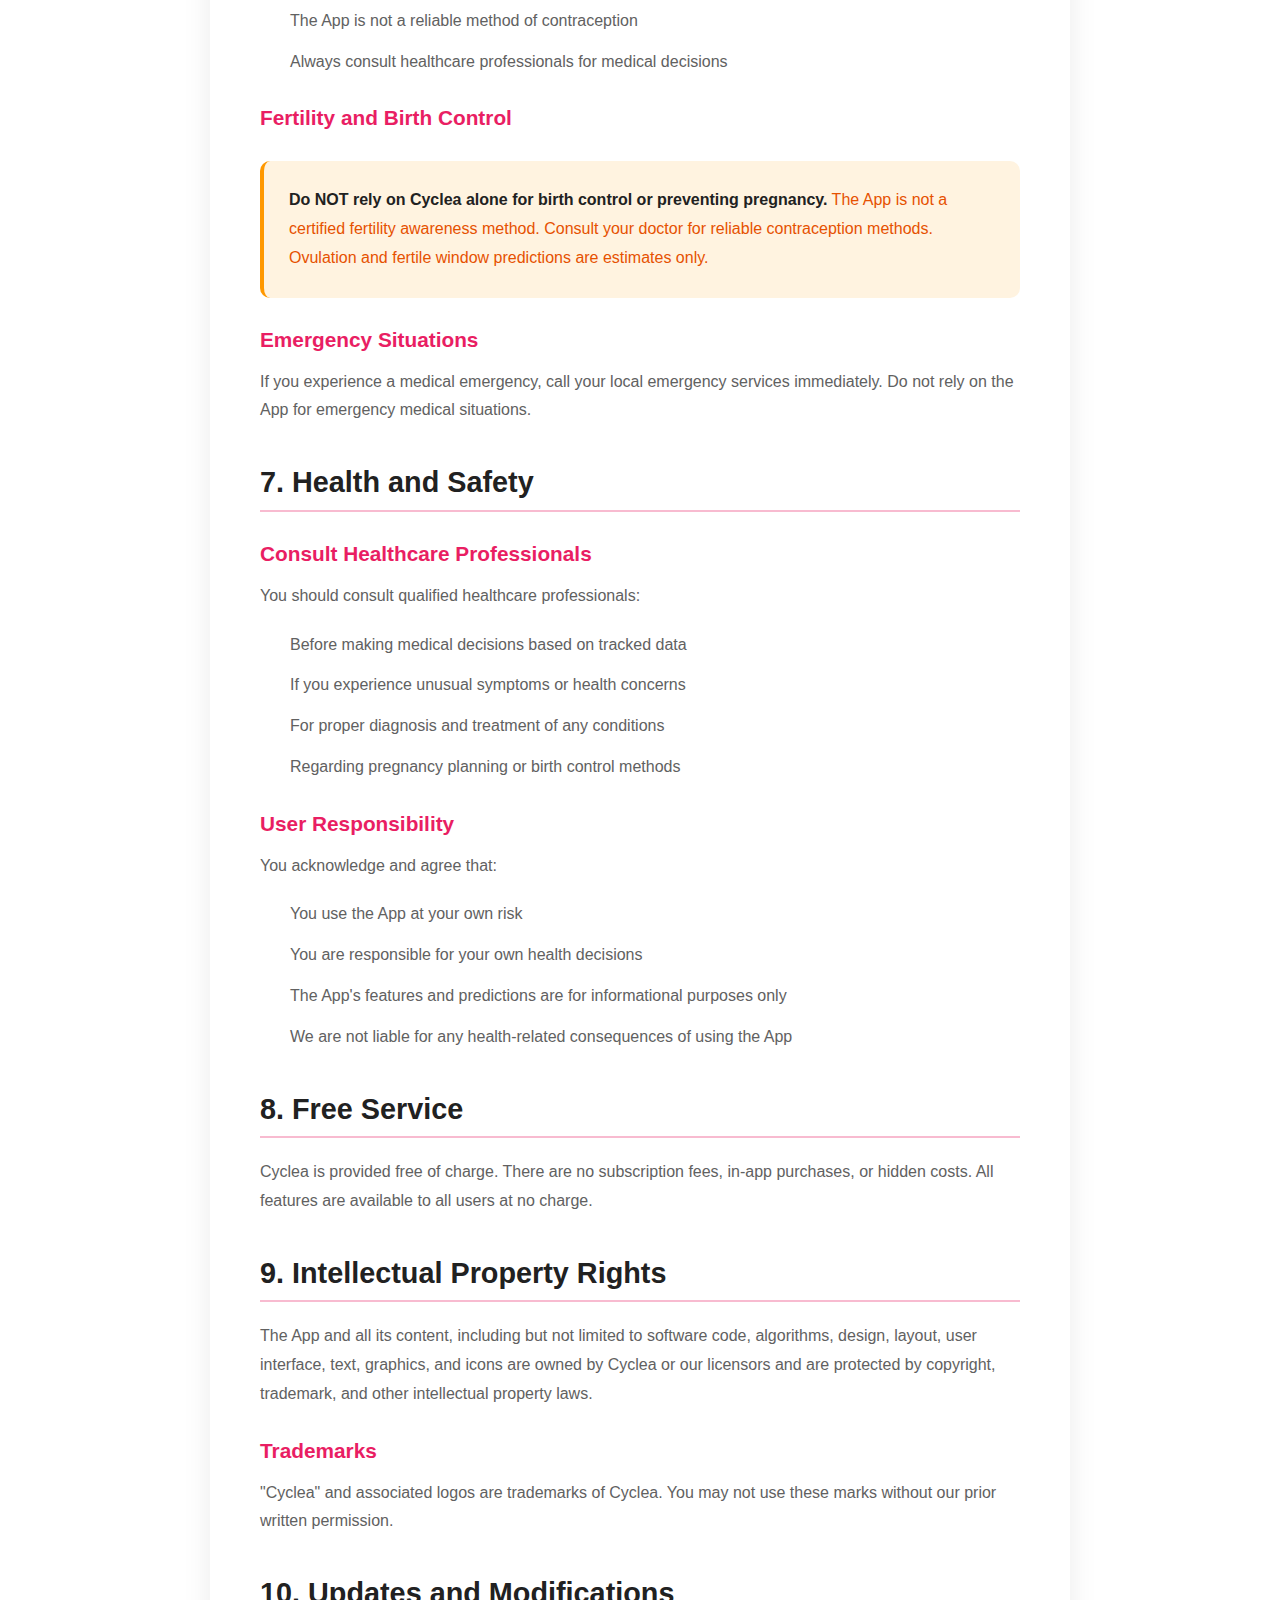
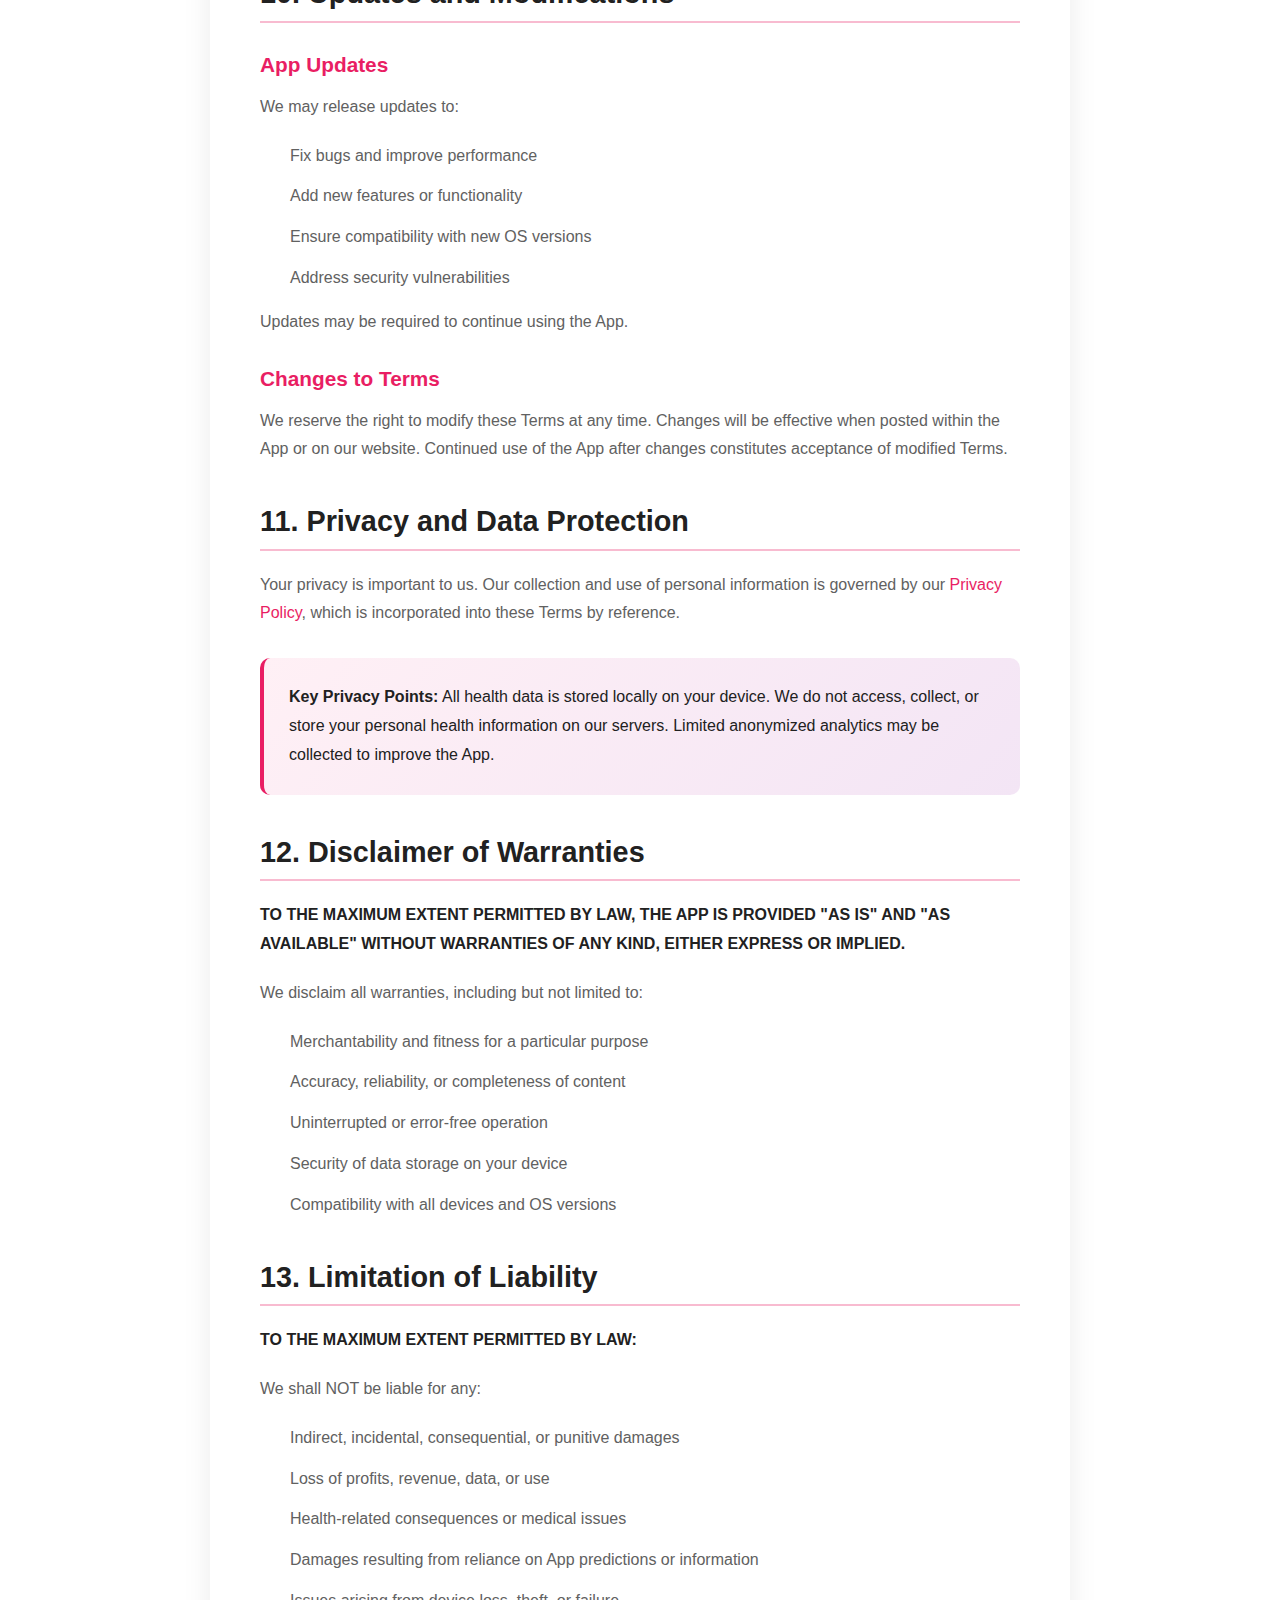
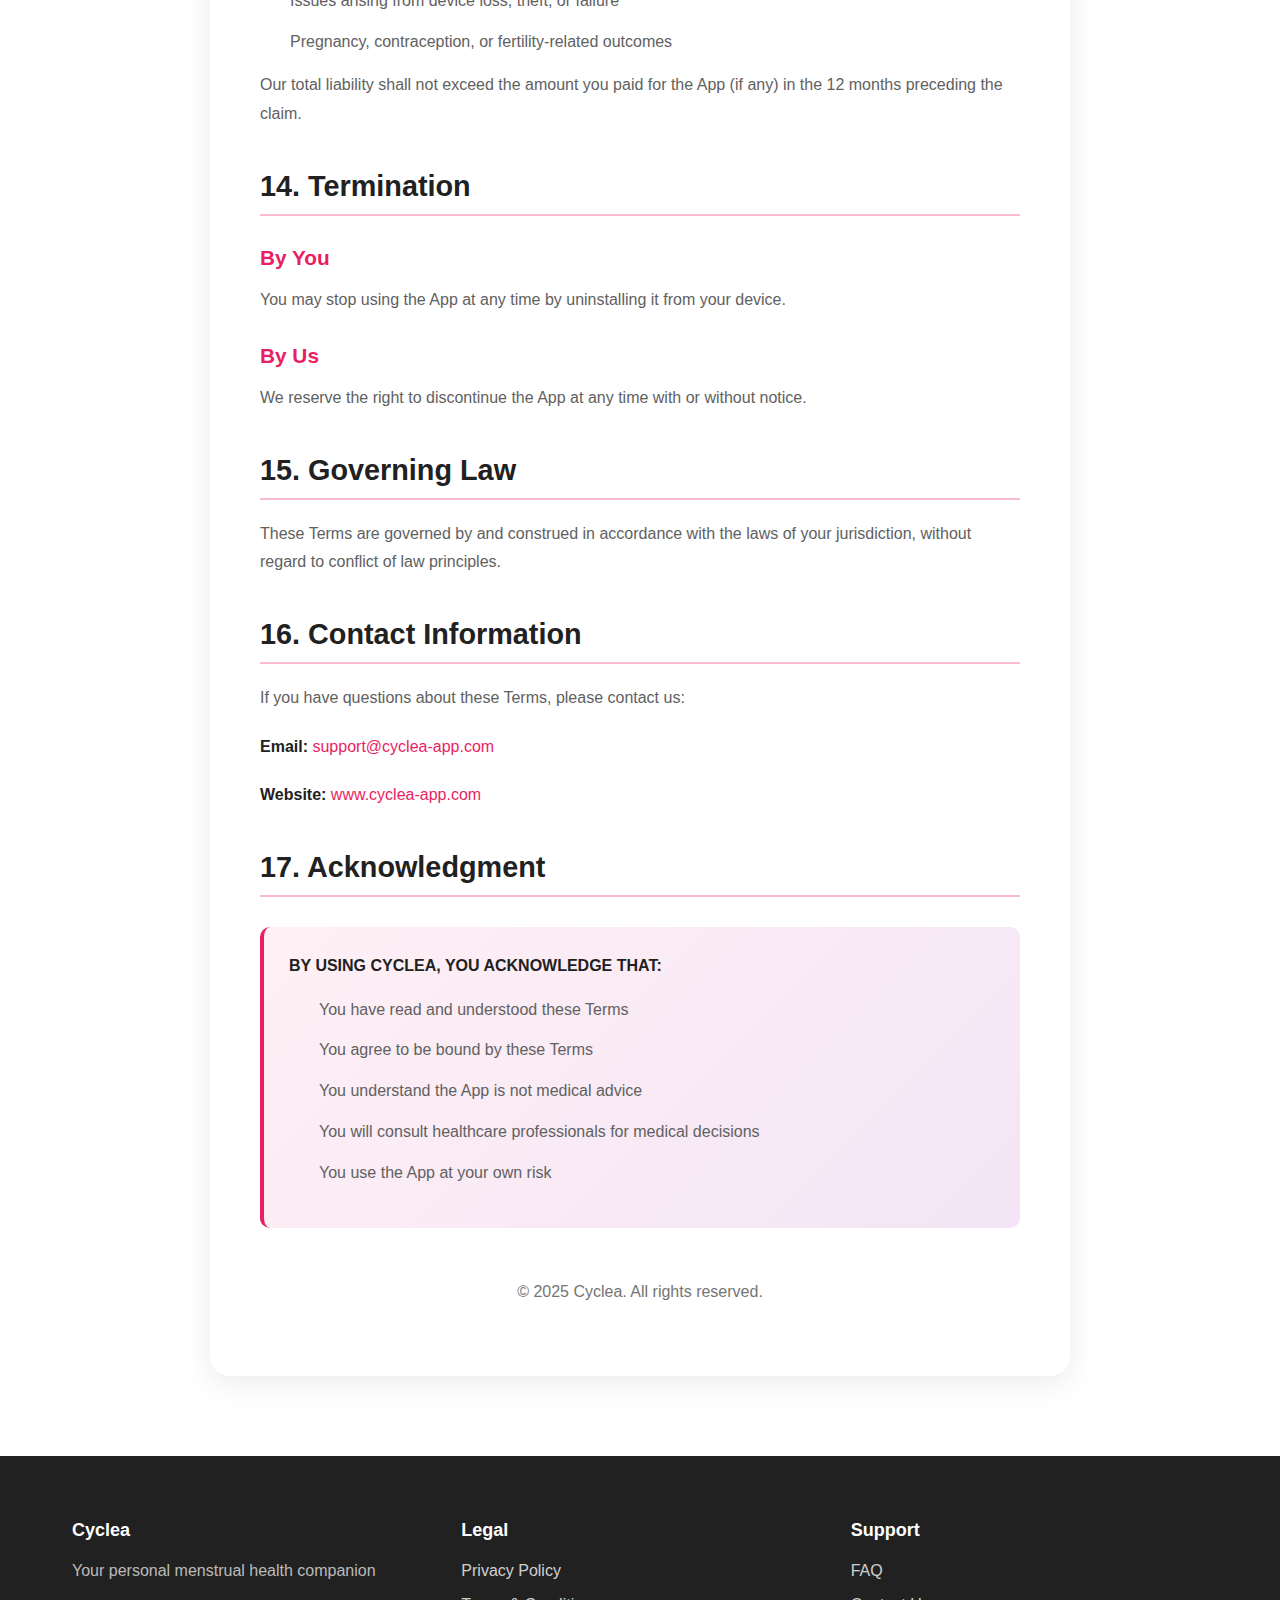
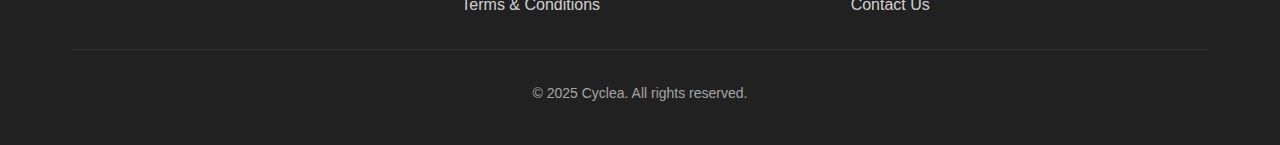
<file: terms.html>
<!DOCTYPE html>
<html lang="en">
<head>
    <meta charset="UTF-8">
    <meta name="viewport" content="width=device-width, initial-scale=1.0">
    <meta name="description" content="Terms and Conditions for Cyclea - Period & Cycle Tracker">
    <title>Terms & Conditions - Cyclea</title>
    <link rel="stylesheet" href="css/style.css">
    <link rel="icon" type="image/png" href="images/favicon.png">
    <style>
        .legal-container {
            max-width: 900px;
            margin: 0 auto;
            padding: 120px 20px 80px;
        }

        .legal-header {
            text-align: center;
            margin-bottom: 50px;
        }

        .legal-header h1 {
            font-size: 3rem;
            margin-bottom: 20px;
            background: linear-gradient(135deg, #E91E63, #9C27B0);
            -webkit-background-clip: text;
            -webkit-text-fill-color: transparent;
        }

        .legal-date {
            font-size: 1rem;
            color: #757575;
            margin-bottom: 10px;
        }

        .legal-content {
            background: white;
            border-radius: 20px;
            padding: 50px;
            box-shadow: 0 8px 30px rgba(0, 0, 0, 0.08);
            line-height: 1.8;
        }

        .legal-content h2 {
            color: #212121;
            font-size: 1.8rem;
            margin-top: 40px;
            margin-bottom: 20px;
            padding-bottom: 10px;
            border-bottom: 2px solid #F8BBD0;
        }

        .legal-content h3 {
            color: #E91E63;
            font-size: 1.3rem;
            margin-top: 30px;
            margin-bottom: 15px;
        }

        .legal-content p {
            color: #616161;
            margin-bottom: 20px;
        }

        .legal-content ul {
            margin: 15px 0;
            padding-left: 30px;
            color: #616161;
        }

        .legal-content li {
            margin-bottom: 12px;
        }

        .legal-content strong {
            color: #212121;
            font-weight: 600;
        }

        .warning-box {
            background: #FFF3E0;
            border-left: 4px solid #FF9800;
            padding: 25px;
            border-radius: 10px;
            margin: 30px 0;
        }

        .warning-box p {
            margin: 0;
            color: #E65100;
            font-weight: 500;
        }

        .highlight-box {
            background: linear-gradient(135deg, #FFF0F5, #F3E5F5);
            border-left: 4px solid #E91E63;
            padding: 25px;
            border-radius: 10px;
            margin: 30px 0;
        }

        .highlight-box p {
            margin: 0;
            color: #212121;
            font-weight: 500;
        }

        @media (max-width: 768px) {
            .legal-container {
                padding: 100px 15px 60px;
            }

            .legal-header h1 {
                font-size: 2rem;
            }

            .legal-content {
                padding: 30px 20px;
            }

            .legal-content h2 {
                font-size: 1.5rem;
            }
        }
    </style>
</head>
<body>
    <!-- Header -->
    <header class="header">
        <div class="container">
            <nav class="nav">
                <div class="logo">
                    <a href="index.html" style="display: flex; align-items: center; gap: 0.5rem;">
                        <img src="images/logo.png" alt="Cyclea Logo" class="logo-img">
                        <span class="logo-text">Cyclea</span>
                    </a>
                </div>
                <ul class="nav-menu">
                    <li><a href="index.html#features">Features</a></li>
                    <li><a href="index.html#about">About</a></li>
                    <li><a href="terms.html">Terms</a></li>
                    <li><a href="faq.html">FAQ</a></li>
                </ul>
            </nav>
        </div>
    </header>

    <!-- Terms Content -->
    <div class="legal-container">
        <div class="legal-header">
            <h1>Terms and Conditions</h1>
            <p class="legal-date"><strong>Effective Date:</strong> October 6, 2025</p>
            <p class="legal-date"><strong>Last Updated:</strong> October 6, 2025</p>
        </div>

        <div class="legal-content">
            <h2>1. Acceptance of Terms</h2>
            <p>Welcome to Cyclea. These Terms and Conditions ("Terms") constitute a legally binding agreement between you ("User," "you," or "your") and Cyclea ("we," "us," or "our") regarding your use of the Cyclea mobile application (the "App").</p>
            <p>By downloading, installing, accessing, or using the App, you agree to be bound by these Terms. If you do not agree to these Terms, do not use the App.</p>

            <h2>2. Description of Service</h2>
            <p>Cyclea is a menstrual cycle tracking application designed to help users:</p>
            <ul>
                <li>Track menstrual periods and cycle patterns</li>
                <li>Monitor symptoms, moods, and health indicators</li>
                <li>Record basal body temperature</li>
                <li>Log medications and supplements</li>
                <li>Predict future periods and fertile windows</li>
                <li>Set reminders for health-related events</li>
                <li>Generate health insights based on tracked data</li>
            </ul>

            <h2>3. Eligibility</h2>

            <h3>Age Requirements</h3>
            <p>The App is intended for users aged 12 years and older. Users under 18 should use the App with parental or guardian supervision and consent.</p>

            <h3>Geographic Availability</h3>
            <p>The App is available worldwide through the Apple App Store, subject to regional availability.</p>

            <h2>4. License Grant</h2>

            <h3>Limited License</h3>
            <p>Subject to your compliance with these Terms, we grant you a limited, non-exclusive, non-transferable, revocable license to download, install, and use the App for your personal, non-commercial purposes.</p>

            <h3>Restrictions</h3>
            <p>You may NOT:</p>
            <ul>
                <li>Modify, adapt, translate, or reverse engineer the App</li>
                <li>Copy, distribute, or create derivative works from the App</li>
                <li>Rent, lease, loan, sell, or sublicense the App</li>
                <li>Remove, alter, or obscure any copyright, trademark, or proprietary notices</li>
                <li>Use the App for any unlawful or prohibited purpose</li>
                <li>Attempt to gain unauthorized access to the App's systems or networks</li>
                <li>Use automated systems to access or interact with the App</li>
                <li>Upload viruses or malicious code</li>
            </ul>

            <h2>5. User Accounts and Data</h2>

            <h3>No Account Required</h3>
            <p>Cyclea does not require account creation. You can use the App immediately after installation.</p>

            <h3>Your Data</h3>
            <p>All health data you enter in the App is stored locally on your device. You are solely responsible for:</p>
            <ul>
                <li>The accuracy and completeness of data you enter</li>
                <li>Maintaining backups of your data (via device backups)</li>
                <li>Protecting your device with passwords/biometric security</li>
                <li>Understanding that uninstalling the App will delete all local data</li>
            </ul>

            <h3>Data Ownership</h3>
            <p>You retain all rights to the health data you enter in the App. We do not claim ownership of your personal information.</p>

            <h2>6. Medical Disclaimer</h2>

            <div class="warning-box">
                <p><strong>⚠️ IMPORTANT:</strong> Cyclea is a health tracking tool, NOT a medical device or medical service.</p>
            </div>

            <p>The App:</p>
            <ul>
                <li>Does NOT provide medical advice, diagnosis, or treatment</li>
                <li>Should NOT be used as a substitute for professional medical care</li>
                <li>Is NOT intended to prevent, diagnose, treat, or cure any disease</li>
                <li>Should NOT be relied upon for birth control or pregnancy planning without consulting a healthcare provider</li>
            </ul>

            <h3>Accuracy Limitations</h3>
            <ul>
                <li>Predictions are based on statistical algorithms and historical data</li>
                <li>Cycle predictions may not be accurate, especially for irregular cycles</li>
                <li>The App is not a reliable method of contraception</li>
                <li>Always consult healthcare professionals for medical decisions</li>
            </ul>

            <h3>Fertility and Birth Control</h3>
            <div class="warning-box">
                <p><strong>Do NOT rely on Cyclea alone for birth control or preventing pregnancy.</strong> The App is not a certified fertility awareness method. Consult your doctor for reliable contraception methods. Ovulation and fertile window predictions are estimates only.</p>
            </div>

            <h3>Emergency Situations</h3>
            <p>If you experience a medical emergency, call your local emergency services immediately. Do not rely on the App for emergency medical situations.</p>

            <h2>7. Health and Safety</h2>

            <h3>Consult Healthcare Professionals</h3>
            <p>You should consult qualified healthcare professionals:</p>
            <ul>
                <li>Before making medical decisions based on tracked data</li>
                <li>If you experience unusual symptoms or health concerns</li>
                <li>For proper diagnosis and treatment of any conditions</li>
                <li>Regarding pregnancy planning or birth control methods</li>
            </ul>

            <h3>User Responsibility</h3>
            <p>You acknowledge and agree that:</p>
            <ul>
                <li>You use the App at your own risk</li>
                <li>You are responsible for your own health decisions</li>
                <li>The App's features and predictions are for informational purposes only</li>
                <li>We are not liable for any health-related consequences of using the App</li>
            </ul>

            <h2>8. Free Service</h2>
            <p>Cyclea is provided free of charge. There are no subscription fees, in-app purchases, or hidden costs. All features are available to all users at no charge.</p>

            <h2>9. Intellectual Property Rights</h2>
            <p>The App and all its content, including but not limited to software code, algorithms, design, layout, user interface, text, graphics, and icons are owned by Cyclea or our licensors and are protected by copyright, trademark, and other intellectual property laws.</p>

            <h3>Trademarks</h3>
            <p>"Cyclea" and associated logos are trademarks of Cyclea. You may not use these marks without our prior written permission.</p>

            <h2>10. Updates and Modifications</h2>

            <h3>App Updates</h3>
            <p>We may release updates to:</p>
            <ul>
                <li>Fix bugs and improve performance</li>
                <li>Add new features or functionality</li>
                <li>Ensure compatibility with new OS versions</li>
                <li>Address security vulnerabilities</li>
            </ul>
            <p>Updates may be required to continue using the App.</p>

            <h3>Changes to Terms</h3>
            <p>We reserve the right to modify these Terms at any time. Changes will be effective when posted within the App or on our website. Continued use of the App after changes constitutes acceptance of modified Terms.</p>

            <h2>11. Privacy and Data Protection</h2>
            <p>Your privacy is important to us. Our collection and use of personal information is governed by our <a href="privacy-policy.html" style="color: #E91E63;">Privacy Policy</a>, which is incorporated into these Terms by reference.</p>

            <div class="highlight-box">
                <p><strong>Key Privacy Points:</strong> All health data is stored locally on your device. We do not access, collect, or store your personal health information on our servers. Limited anonymized analytics may be collected to improve the App.</p>
            </div>

            <h2>12. Disclaimer of Warranties</h2>
            <p><strong>TO THE MAXIMUM EXTENT PERMITTED BY LAW, THE APP IS PROVIDED "AS IS" AND "AS AVAILABLE" WITHOUT WARRANTIES OF ANY KIND, EITHER EXPRESS OR IMPLIED.</strong></p>
            <p>We disclaim all warranties, including but not limited to:</p>
            <ul>
                <li>Merchantability and fitness for a particular purpose</li>
                <li>Accuracy, reliability, or completeness of content</li>
                <li>Uninterrupted or error-free operation</li>
                <li>Security of data storage on your device</li>
                <li>Compatibility with all devices and OS versions</li>
            </ul>

            <h2>13. Limitation of Liability</h2>
            <p><strong>TO THE MAXIMUM EXTENT PERMITTED BY LAW:</strong></p>
            <p>We shall NOT be liable for any:</p>
            <ul>
                <li>Indirect, incidental, consequential, or punitive damages</li>
                <li>Loss of profits, revenue, data, or use</li>
                <li>Health-related consequences or medical issues</li>
                <li>Damages resulting from reliance on App predictions or information</li>
                <li>Issues arising from device loss, theft, or failure</li>
                <li>Pregnancy, contraception, or fertility-related outcomes</li>
            </ul>
            <p>Our total liability shall not exceed the amount you paid for the App (if any) in the 12 months preceding the claim.</p>

            <h2>14. Termination</h2>

            <h3>By You</h3>
            <p>You may stop using the App at any time by uninstalling it from your device.</p>

            <h3>By Us</h3>
            <p>We reserve the right to discontinue the App at any time with or without notice.</p>

            <h2>15. Governing Law</h2>
            <p>These Terms are governed by and construed in accordance with the laws of your jurisdiction, without regard to conflict of law principles.</p>

            <h2>16. Contact Information</h2>
            <p>If you have questions about these Terms, please contact us:</p>
            <p><strong>Email:</strong> <a href="mailto:support@cyclea-app.com" style="color: #E91E63;">support@cyclea-app.com</a></p>
            <p><strong>Website:</strong> <a href="index.html" style="color: #E91E63;">www.cyclea-app.com</a></p>

            <h2>17. Acknowledgment</h2>
            <div class="highlight-box">
                <p><strong>BY USING CYCLEA, YOU ACKNOWLEDGE THAT:</strong></p>
                <ul style="margin-top: 15px;">
                    <li>You have read and understood these Terms</li>
                    <li>You agree to be bound by these Terms</li>
                    <li>You understand the App is not medical advice</li>
                    <li>You will consult healthcare professionals for medical decisions</li>
                    <li>You use the App at your own risk</li>
                </ul>
            </div>

            <p style="text-align: center; margin-top: 50px; color: #757575;">
                © 2025 Cyclea. All rights reserved.
            </p>
        </div>
    </div>

    <!-- Footer -->
    <footer class="footer">
        <div class="container">
            <div class="footer-content">
                <div class="footer-section">
                    <h4>Cyclea</h4>
                    <p>Your personal menstrual health companion</p>
                </div>
                <div class="footer-section">
                    <h4>Legal</h4>
                    <ul>
                        <li><a href="privacy-policy.html">Privacy Policy</a></li>
                        <li><a href="terms.html">Terms & Conditions</a></li>
                    </ul>
                </div>
                <div class="footer-section">
                    <h4>Support</h4>
                    <ul>
                        <li><a href="faq.html">FAQ</a></li>
                        <li><a href="mailto:support@cyclea-app.com">Contact Us</a></li>
                    </ul>
                </div>
            </div>
            <div class="footer-bottom">
                <p>&copy; 2025 Cyclea. All rights reserved.</p>
            </div>
        </div>
    </footer>
</body>
</html>
</file>
<file: css/style.css>
/* ===========================
   Global Styles
   =========================== */

:root {
    /* Color Palette */
    --primary-color: #E91E63;
    --primary-dark: #C2185B;
    --primary-light: #F8BBD0;
    --secondary-color: #9C27B0;
    --accent-color: #FF4081;

    /* Neutrals */
    --bg-color: #FFFFFF;
    --bg-secondary: #F9F9F9;
    --bg-tertiary: #F3F3F3;
    --text-primary: #212121;
    --text-secondary: #757575;
    --text-light: #9E9E9E;
    --border-color: #E0E0E0;

    /* Shadows */
    --shadow-sm: 0 2px 4px rgba(0, 0, 0, 0.05);
    --shadow-md: 0 4px 12px rgba(0, 0, 0, 0.08);
    --shadow-lg: 0 8px 24px rgba(0, 0, 0, 0.12);

    /* Spacing */
    --spacing-xs: 0.5rem;
    --spacing-sm: 1rem;
    --spacing-md: 2rem;
    --spacing-lg: 4rem;
    --spacing-xl: 6rem;

    /* Typography */
    --font-primary: -apple-system, BlinkMacSystemFont, 'Segoe UI', 'Roboto', 'Oxygen', 'Ubuntu', 'Cantarell', 'Fira Sans', 'Droid Sans', 'Helvetica Neue', sans-serif;
    --font-size-base: 16px;
    --line-height-base: 1.6;

    /* Border Radius */
    --radius-sm: 8px;
    --radius-md: 12px;
    --radius-lg: 20px;
    --radius-full: 9999px;

    /* Transitions */
    --transition-fast: 0.2s ease;
    --transition-base: 0.3s ease;
}

* {
    margin: 0;
    padding: 0;
    box-sizing: border-box;
}

html {
    scroll-behavior: smooth;
}

body {
    font-family: var(--font-primary);
    font-size: var(--font-size-base);
    line-height: var(--line-height-base);
    color: var(--text-primary);
    background-color: var(--bg-color);
    -webkit-font-smoothing: antialiased;
    -moz-osx-font-smoothing: grayscale;
}

.container {
    max-width: 1200px;
    margin: 0 auto;
    padding: 0 var(--spacing-md);
}

img {
    max-width: 100%;
    height: auto;
    display: block;
}

a {
    text-decoration: none;
    color: inherit;
    transition: var(--transition-fast);
}

ul {
    list-style: none;
}

/* ===========================
   Typography
   =========================== */

h1, h2, h3, h4, h5, h6 {
    font-weight: 700;
    line-height: 1.2;
    color: var(--text-primary);
}

h1 {
    font-size: clamp(2.5rem, 5vw, 4rem);
    margin-bottom: var(--spacing-md);
}

h2 {
    font-size: clamp(2rem, 4vw, 3rem);
    margin-bottom: var(--spacing-md);
}

h3 {
    font-size: clamp(1.5rem, 3vw, 2rem);
    margin-bottom: var(--spacing-sm);
}

h4 {
    font-size: clamp(1.25rem, 2vw, 1.5rem);
    margin-bottom: var(--spacing-sm);
}

p {
    margin-bottom: var(--spacing-sm);
    color: var(--text-secondary);
}

.section-title {
    text-align: center;
    margin-bottom: var(--spacing-sm);
}

.section-subtitle {
    text-align: center;
    font-size: 1.125rem;
    color: var(--text-secondary);
    margin-bottom: var(--spacing-lg);
    max-width: 600px;
    margin-left: auto;
    margin-right: auto;
}

/* ===========================
   Buttons
   =========================== */

.btn-primary,
.btn-primary-large,
.btn-nav {
    display: inline-block;
    padding: 0.875rem 2rem;
    background: linear-gradient(135deg, var(--primary-color), var(--secondary-color));
    color: white;
    font-weight: 600;
    border-radius: var(--radius-full);
    transition: var(--transition-base);
    box-shadow: var(--shadow-md);
}

.btn-primary:hover,
.btn-primary-large:hover,
.btn-nav:hover {
    transform: translateY(-2px);
    box-shadow: var(--shadow-lg);
}

.btn-primary-large {
    padding: 1.25rem 3rem;
    font-size: 1.125rem;
}

.btn-nav {
    padding: 0.625rem 1.5rem;
    font-size: 0.9375rem;
}

/* ===========================
   Header & Navigation
   =========================== */

.header {
    position: fixed;
    top: 0;
    left: 0;
    right: 0;
    background: rgba(255, 255, 255, 0.95);
    backdrop-filter: blur(10px);
    box-shadow: var(--shadow-sm);
    z-index: 1000;
}

.nav {
    display: flex;
    justify-content: space-between;
    align-items: center;
    padding: var(--spacing-sm) 0;
}

.logo {
    display: flex;
    align-items: center;
    gap: var(--spacing-xs);
}

.logo-img {
    width: 40px;
    height: 40px;
    border-radius: 10px;
}

.logo-text {
    font-size: 1.5rem;
    font-weight: 700;
    background: linear-gradient(135deg, var(--primary-color), var(--secondary-color));
    -webkit-background-clip: text;
    -webkit-text-fill-color: transparent;
    background-clip: text;
}

.nav-menu {
    display: flex;
    gap: var(--spacing-md);
    align-items: center;
}

.nav-menu a {
    font-weight: 500;
    color: var(--text-primary);
}

.nav-menu a:hover {
    color: var(--primary-color);
}

/* ===========================
   Hero Section
   =========================== */

.hero {
    padding-top: 80px;
    padding-bottom: 0;
    background: #ffebed;
    min-height: calc(768px + 80px);
}

.hero-content {
    display: grid;
    grid-template-columns: 1fr 1fr;
    gap: var(--spacing-lg);
    align-items: end;
}

.hero-text h1 {
    background: linear-gradient(135deg, var(--primary-color), var(--secondary-color));
    -webkit-background-clip: text;
    -webkit-text-fill-color: transparent;
    background-clip: text;
}

.hero-subtitle {
    font-size: 1.25rem;
    color: var(--text-secondary);
    margin-bottom: var(--spacing-md);
}

.hero-buttons {
    margin-bottom: var(--spacing-md);
}

.hero-buttons img {
    height: 50px;
    width: auto;
}

.hero-features {
    display: flex;
    gap: var(--spacing-md);
    flex-wrap: wrap;
}

.hero-feature {
    display: flex;
    align-items: center;
    gap: var(--spacing-xs);
    font-weight: 500;
    color: var(--text-primary);
}

.checkmark {
    display: inline-flex;
    align-items: center;
    justify-content: center;
    width: 24px;
    height: 24px;
    background: var(--primary-color);
    color: white;
    border-radius: 50%;
    font-size: 0.875rem;
}

.hero-image {
    display: flex;
    justify-content: center;
    align-items: flex-end;
    position: relative;
}

.hero-image img {
    max-width: 500px;
    max-height: 768px;
    position: relative;
}

/* ===========================
   Features Section
   =========================== */

.features {
    padding: var(--spacing-xl) 0;
}

.features-grid {
    display: grid;
    grid-template-columns: repeat(auto-fit, minmax(280px, 1fr));
    gap: var(--spacing-md);
}

.feature-card {
    background: white;
    padding: var(--spacing-md);
    border-radius: var(--radius-md);
    box-shadow: var(--shadow-sm);
    transition: var(--transition-base);
    border: 1px solid var(--border-color);
}

.feature-card:hover {
    transform: translateY(-4px);
    box-shadow: var(--shadow-md);
}

.feature-icon {
    font-size: 3rem;
    margin-bottom: var(--spacing-sm);
}

.feature-card h3 {
    color: var(--text-primary);
    margin-bottom: var(--spacing-xs);
}

.feature-card p {
    color: var(--text-secondary);
    font-size: 0.9375rem;
}

/* ===========================
   About Section
   =========================== */

.about {
    padding: var(--spacing-xl) 0;
    background: var(--bg-secondary);
}

.about-content {
    display: grid;
    grid-template-columns: 1fr 1fr;
    gap: var(--spacing-lg);
    align-items: center;
}

.about-text h2 {
    color: var(--text-primary);
}

.about-text > p {
    font-size: 1.125rem;
    margin-bottom: var(--spacing-md);
}

.about-benefits {
    display: flex;
    flex-direction: column;
    gap: var(--spacing-md);
}

.benefit h4 {
    color: var(--primary-color);
    margin-bottom: var(--spacing-xs);
}

.benefit p {
    color: var(--text-secondary);
}

.about-image img {
    border-radius: var(--radius-lg);
    box-shadow: var(--shadow-lg);
}

/* ===========================
   App Screenshots Section
   =========================== */

.app-screenshots {
    padding: var(--spacing-xl) 0;
    background: var(--bg-secondary);
}

.screenshots-grid {
    display: grid;
    grid-template-columns: repeat(auto-fit, minmax(300px, 1fr));
    gap: var(--spacing-lg);
}

.screenshot-card {
    background: white;
    border-radius: var(--radius-md);
    padding: var(--spacing-sm);
    box-shadow: var(--shadow-md);
    transition: var(--transition-base);
    text-align: center;
}

.screenshot-card:hover {
    transform: translateY(-4px);
    box-shadow: var(--shadow-lg);
}

.screenshot-card img {
    width: 100%;
    height: auto;
    border-radius: var(--radius-sm);
    margin-bottom: var(--spacing-sm);
}

.screenshot-card h3 {
    color: var(--text-primary);
    font-size: 1.125rem;
    margin-bottom: var(--spacing-xs);
}

.screenshot-card p {
    color: var(--text-secondary);
    font-size: 0.9375rem;
}

/* ===========================
   Perfect For Section
   =========================== */

.perfect-for {
    padding: var(--spacing-xl) 0;
}

.perfect-for-grid {
    display: grid;
    grid-template-columns: repeat(auto-fit, minmax(250px, 1fr));
    gap: var(--spacing-sm);
}

.use-case {
    background: linear-gradient(135deg, var(--primary-light), #E1BEE7);
    padding: var(--spacing-md);
    border-radius: var(--radius-md);
    text-align: center;
    font-weight: 600;
    color: var(--text-primary);
    box-shadow: var(--shadow-sm);
    transition: var(--transition-base);
}

.use-case:hover {
    transform: translateY(-2px);
    box-shadow: var(--shadow-md);
}

/* ===========================
   Privacy Section
   =========================== */

.privacy-section {
    padding: var(--spacing-xl) 0;
    background: linear-gradient(135deg, #F3E5F5, #FCE4EC);
}

.privacy-content {
    text-align: center;
}

.privacy-lead {
    font-size: 1.25rem;
    color: var(--text-secondary);
    margin-bottom: var(--spacing-lg);
}

.privacy-features {
    display: grid;
    grid-template-columns: repeat(auto-fit, minmax(250px, 1fr));
    gap: var(--spacing-md);
    margin-bottom: var(--spacing-lg);
}

.privacy-feature {
    background: white;
    padding: var(--spacing-md);
    border-radius: var(--radius-md);
    box-shadow: var(--shadow-md);
}

.privacy-icon {
    font-size: 3rem;
    margin-bottom: var(--spacing-sm);
}

.privacy-feature h4 {
    color: var(--text-primary);
    margin-bottom: var(--spacing-xs);
}

.privacy-feature p {
    color: var(--text-secondary);
    font-size: 0.9375rem;
}

.privacy-links {
    display: flex;
    justify-content: center;
    gap: var(--spacing-md);
    flex-wrap: wrap;
}

.privacy-link {
    color: var(--primary-color);
    font-weight: 600;
    font-size: 1.125rem;
}

.privacy-link:hover {
    color: var(--primary-dark);
    text-decoration: underline;
}

/* ===========================
   CTA Section
   =========================== */

.cta {
    padding: var(--spacing-xl) 0;
    text-align: center;
    background: white;
}

.cta h2 {
    margin-bottom: var(--spacing-sm);
}

.cta p {
    font-size: 1.125rem;
    color: var(--text-secondary);
    margin-bottom: var(--spacing-md);
}

.cta img {
    margin: 0 auto;
    height: 60px;
    width: auto;
}

.cta-note {
    margin-top: var(--spacing-md);
    font-size: 0.9375rem;
    color: var(--text-light);
}

/* ===========================
   Support Section
   =========================== */

.support {
    padding: var(--spacing-xl) 0;
    background: var(--bg-secondary);
}

.support-grid {
    display: grid;
    grid-template-columns: repeat(auto-fit, minmax(280px, 1fr));
    gap: var(--spacing-md);
}

.support-card {
    background: white;
    padding: var(--spacing-md);
    border-radius: var(--radius-md);
    box-shadow: var(--shadow-sm);
    text-align: center;
}

.support-card h4 {
    margin-bottom: var(--spacing-xs);
}

.support-card p {
    color: var(--text-secondary);
    margin-bottom: var(--spacing-sm);
    font-size: 0.9375rem;
}

.support-card a {
    color: var(--primary-color);
    font-weight: 600;
}

.support-card a:hover {
    color: var(--primary-dark);
    text-decoration: underline;
}

/* ===========================
   Footer
   =========================== */

.footer {
    background: var(--text-primary);
    color: white;
    padding: var(--spacing-lg) 0 var(--spacing-md);
}

.footer-content {
    display: grid;
    grid-template-columns: repeat(auto-fit, minmax(200px, 1fr));
    gap: var(--spacing-md);
    margin-bottom: var(--spacing-md);
}

.footer-section h4 {
    color: white;
    margin-bottom: var(--spacing-sm);
    font-size: 1.125rem;
}

.footer-section p {
    color: rgba(255, 255, 255, 0.7);
}

.footer-section ul {
    display: flex;
    flex-direction: column;
    gap: var(--spacing-xs);
}

.footer-section a {
    color: rgba(255, 255, 255, 0.8);
    transition: var(--transition-fast);
}

.footer-section a:hover {
    color: white;
    padding-left: 4px;
}

.footer-bottom {
    border-top: 1px solid rgba(255, 255, 255, 0.1);
    padding-top: var(--spacing-md);
    text-align: center;
}

.footer-bottom p {
    color: rgba(255, 255, 255, 0.6);
    font-size: 0.875rem;
    margin-bottom: var(--spacing-xs);
}

.disclaimer {
    font-size: 0.8125rem !important;
    font-style: italic;
}

/* ===========================
   Responsive Design
   =========================== */

@media (max-width: 968px) {
    .hero-content,
    .about-content {
        grid-template-columns: 1fr;
        text-align: center;
    }

    .hero-features {
        justify-content: center;
    }

    .nav-menu {
        gap: var(--spacing-sm);
    }
}

@media (max-width: 768px) {
    :root {
        --spacing-lg: 3rem;
        --spacing-xl: 4rem;
    }

    .nav-menu {
        display: none;
    }

    .hero {
        padding: calc(60px + var(--spacing-md)) 0 var(--spacing-md);
    }

    .hero-image img {
        max-width: 350px;
    }

    .features-grid,
    .perfect-for-grid {
        grid-template-columns: 1fr;
    }

    .privacy-links {
        flex-direction: column;
        align-items: center;
    }
}

@media (max-width: 480px) {
    .container {
        padding: 0 var(--spacing-sm);
    }

    .hero-subtitle {
        font-size: 1rem;
    }

    .section-subtitle {
        font-size: 1rem;
    }

    .btn-primary-large {
        padding: 1rem 2rem;
        font-size: 1rem;
    }
}

/* ===========================
   Utilities
   =========================== */

.text-center {
    text-align: center;
}

.mb-1 { margin-bottom: var(--spacing-xs); }
.mb-2 { margin-bottom: var(--spacing-sm); }
.mb-3 { margin-bottom: var(--spacing-md); }
.mb-4 { margin-bottom: var(--spacing-lg); }

.mt-1 { margin-top: var(--spacing-xs); }
.mt-2 { margin-top: var(--spacing-sm); }
.mt-3 { margin-top: var(--spacing-md); }
.mt-4 { margin-top: var(--spacing-lg); }
</file>
